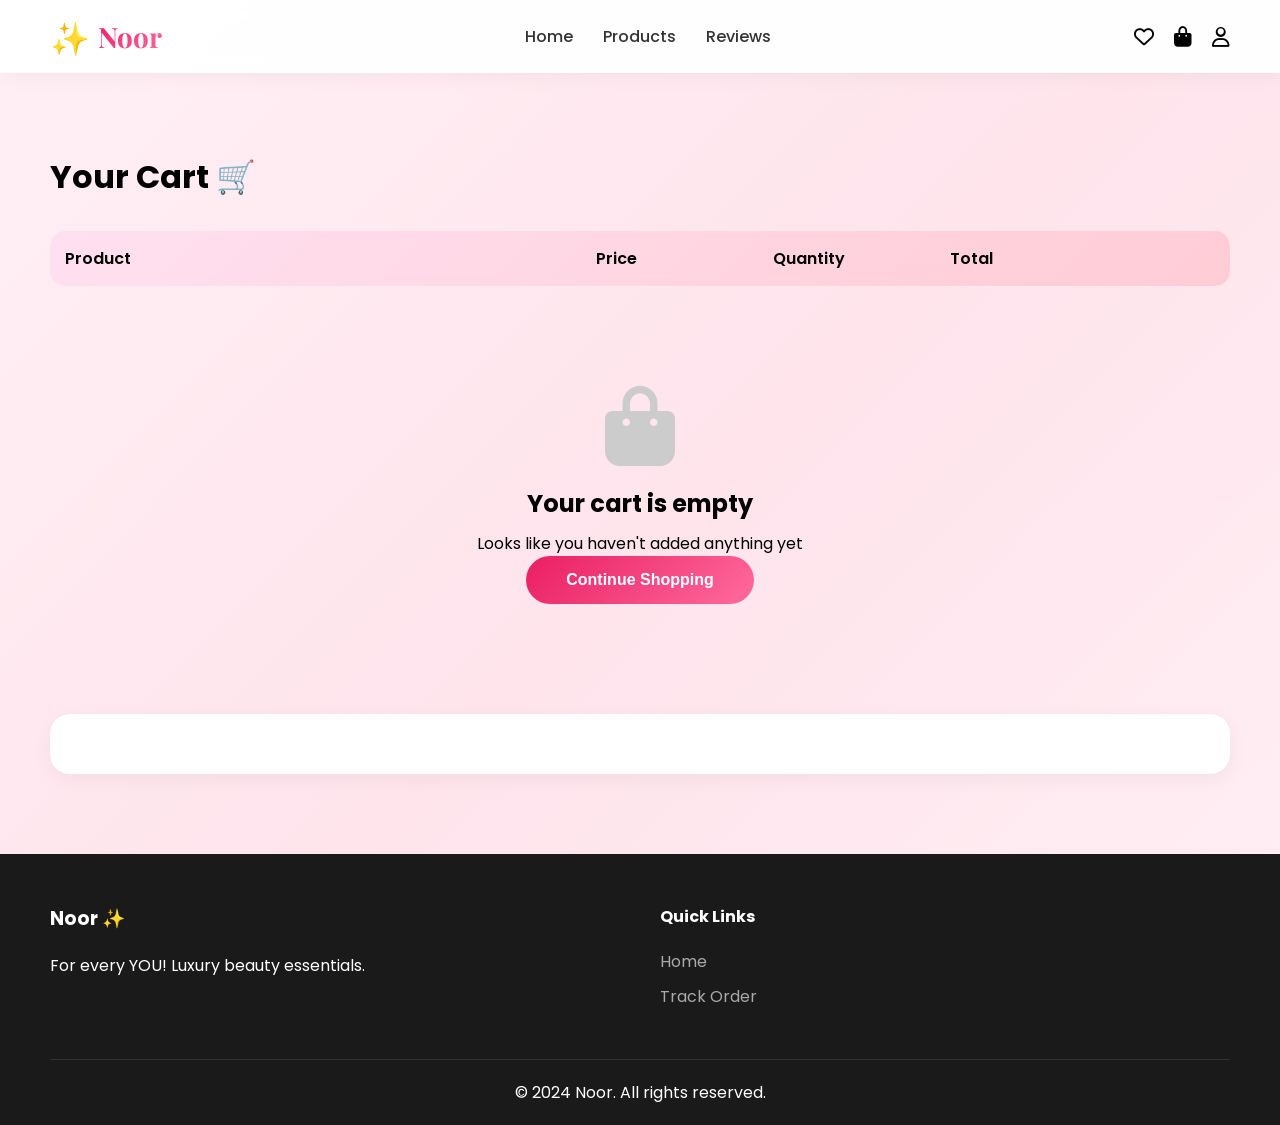
<file: cart.html>
<!DOCTYPE html>
<html lang="en">
<head>
<meta charset="UTF-8">
<meta name="viewport" content="width=device-width, initial-scale=1.0">
<title>Your Cart - Noor</title>
<link href="https://fonts.googleapis.com/css2?family=Playfair+Display:wght@400;500;600;700&family=Poppins:wght@300;400;500;600&display=swap" rel="stylesheet">
<link rel="stylesheet" href="https://cdnjs.cloudflare.com/ajax/libs/font-awesome/6.4.0/css/all.min.css">
<link rel="stylesheet" href="style.css">
<style>
.cart-page {
    padding: 80px 50px;
    min-height: 70vh;
}
.cart-container {
    max-width: 1200px;
    margin: 0 auto;
}
.cart-header {
    display: grid;
    grid-template-columns: 3fr 1fr 1fr 1fr 0.5fr;
    background: linear-gradient(135deg, #ffe0f0, #ffccd5);
    padding: 15px;
    border-radius: 15px;
    font-weight: 600;
    margin-bottom: 20px;
}
.cart-item {
    display: grid;
    grid-template-columns: 3fr 1fr 1fr 1fr 0.5fr;
    align-items: center;
    background: white;
    padding: 20px;
    border-radius: 15px;
    margin-bottom: 15px;
    box-shadow: 0 2px 10px rgba(0,0,0,0.05);
}
.cart-product {
    display: flex;
    gap: 20px;
    align-items: center;
}
.cart-product img {
    width: 80px;
    height: 80px;
    object-fit: cover;
    border-radius: 10px;
}
.cart-product-info h4 {
    margin-bottom: 5px;
}
.cart-product-info p {
    color: #666;
    font-size: 12px;
}
.quantity-control {
    display: flex;
    align-items: center;
    gap: 10px;
}
.quantity-control button {
    width: 30px;
    height: 30px;
    border-radius: 50%;
    border: 1px solid #e91e63;
    background: white;
    cursor: pointer;
}
.cart-summary {
    background: white;
    padding: 30px;
    border-radius: 20px;
    margin-top: 30px;
    box-shadow: 0 5px 20px rgba(0,0,0,0.05);
}
.summary-row {
    display: flex;
    justify-content: space-between;
    padding: 10px 0;
}
.summary-total {
    font-size: 24px;
    font-weight: 700;
    color: #e91e63;
    border-top: 2px solid #eee;
    padding-top: 15px;
    margin-top: 10px;
}
.checkout-btn {
    width: 100%;
    padding: 15px;
    background: linear-gradient(135deg, #e91e63, #ff6b9d);
    border: none;
    border-radius: 50px;
    color: white;
    font-size: 18px;
    font-weight: 600;
    cursor: pointer;
    margin-top: 20px;
    transition: transform 0.3s;
}
.checkout-btn:hover {
    transform: translateY(-2px);
}
.empty-cart {
    text-align: center;
    padding: 80px;
}
.empty-cart i {
    font-size: 80px;
    color: #ccc;
}
@media (max-width: 768px) {
    .cart-page { padding: 80px 20px; }
    .cart-header { display: none; }
    .cart-item { grid-template-columns: 1fr; gap: 15px; }
}
</style>
</head>
<body>


<nav class="navbar">
    <div class="logo">
        <span class="logo-icon">✨</span>
        <span class="logo-text">Noor</span>
    </div>
    <div class="nav-links" id="navLinks">
        <a href="index.html">Home</a>
        <a href="index.html#products">Products</a>
        <a href="index.html#reviews">Reviews</a>
    </div>
    <div class="nav-icons">
        <i class="far fa-heart" onclick="window.location.href='wishlist.html'"></i>
        <i class="fas fa-shopping-bag"></i>
        <i class="far fa-user" onclick="window.location.href='login.html'"></i>
    </div>
    <div class="hamburger" id="hamburger">☰</div>
</nav>


<div class="cart-page">
    <div class="cart-container">
        <h1 style="margin-bottom: 30px;">Your Cart 🛒</h1>
        <div class="cart-header">
            <div>Product</div>
            <div>Price</div>
            <div>Quantity</div>
            <div>Total</div>
            <div></div>
        </div>
        <div id="cartItemsContainer"></div>
        <div id="cartSummary" class="cart-summary"></div>
    </div>
</div>


<footer>
    <div class="footer-container">
        <div class="footer-section">
            <h3>Noor ✨</h3>
            <p>For every YOU! Luxury beauty essentials.</p>
        </div>
        <div class="footer-section">
            <h4>Quick Links</h4>
            <a href="index.html">Home</a>
            <a href="track-order.html">Track Order</a>
        </div>
    </div>
    <div class="footer-bottom">
        <p>© 2024 Noor. All rights reserved.</p>
    </div>
</footer>


<script src="script.js"></script>
<script>
function renderCartPage() {
    let cart = JSON.parse(localStorage.getItem('cart')) || [];
    const container = document.getElementById('cartItemsContainer');
    const summaryContainer = document.getElementById('cartSummary');
   
    if (cart.length === 0) {
        container.innerHTML = `<div class="empty-cart">
            <i class="fas fa-shopping-bag"></i>
            <h2>Your cart is empty</h2>
            <p>Looks like you haven't added anything yet</p>
            <button class="hero-btn" onclick="window.location.href='index.html'">Continue Shopping</button>
        </div>`;
        summaryContainer.innerHTML = '';
        updateCartCount();
        return;
    }
   
    let html = '';
    let subtotal = 0;
   
    cart.forEach((item, index) => {
        const total = item.price * item.quantity;
        subtotal += total;
        html += `
            <div class="cart-item">
                <div class="cart-product">
                    <img src="${item.image}" alt="${item.name}">
                    <div class="cart-product-info">
                        <h4>${item.name}</h4>
                        <p>${item.description || 'Premium quality product'}</p>
                    </div>
                </div>
                <div>₹${item.price}</div>
                <div class="quantity-control">
                    <button onclick="updateQuantity(${index}, -1)">-</button>
                    <span>${item.quantity}</span>
                    <button onclick="updateQuantity(${index}, 1)">+</button>
                </div>
                <div>₹${total}</div>
                <div><button class="remove-btn" onclick="removeCartItem(${index})"><i class="fas fa-trash"></i></button></div>
            </div>
        `;
    });
   
    const shipping = subtotal > 999 ? 0 : 50;
    const total = subtotal + shipping;
   
    container.innerHTML = html;
    summaryContainer.innerHTML = `
        <h3>Order Summary</h3>
        <div class="summary-row"><span>Subtotal</span><span>₹${subtotal}</span></div>
        <div class="summary-row"><span>Shipping</span><span>${shipping === 0 ? 'Free' : '₹' + shipping}</span></div>
        ${subtotal < 1000 ? '<div class="summary-row"><span style="color:#e91e63">Add ₹' + (1000 - subtotal) + ' more for free shipping</span><span></span></div>' : ''}
        <div class="summary-row summary-total"><span>Total</span><span>₹${total}</span></div>
        <button class="checkout-btn" onclick="proceedToCheckout()">Proceed to Checkout →</button>
    `;
    updateCartCount();
}


function updateQuantity(index, change) {
    let cart = JSON.parse(localStorage.getItem('cart')) || [];
    if (cart[index]) {
        cart[index].quantity = Math.max(1, (cart[index].quantity || 1) + change);
        localStorage.setItem('cart', JSON.stringify(cart));
        renderCartPage();
    }
}


function removeCartItem(index) {
    let cart = JSON.parse(localStorage.getItem('cart')) || [];
    cart.splice(index, 1);
    localStorage.setItem('cart', JSON.stringify(cart));
    renderCartPage();
}


function proceedToCheckout() {
    let cart = JSON.parse(localStorage.getItem('cart')) || [];
    if (cart.length > 0) {
        window.location.href = 'checkout.html';
    }
}


renderCartPage();
</script>
</body>
</html>
</file>
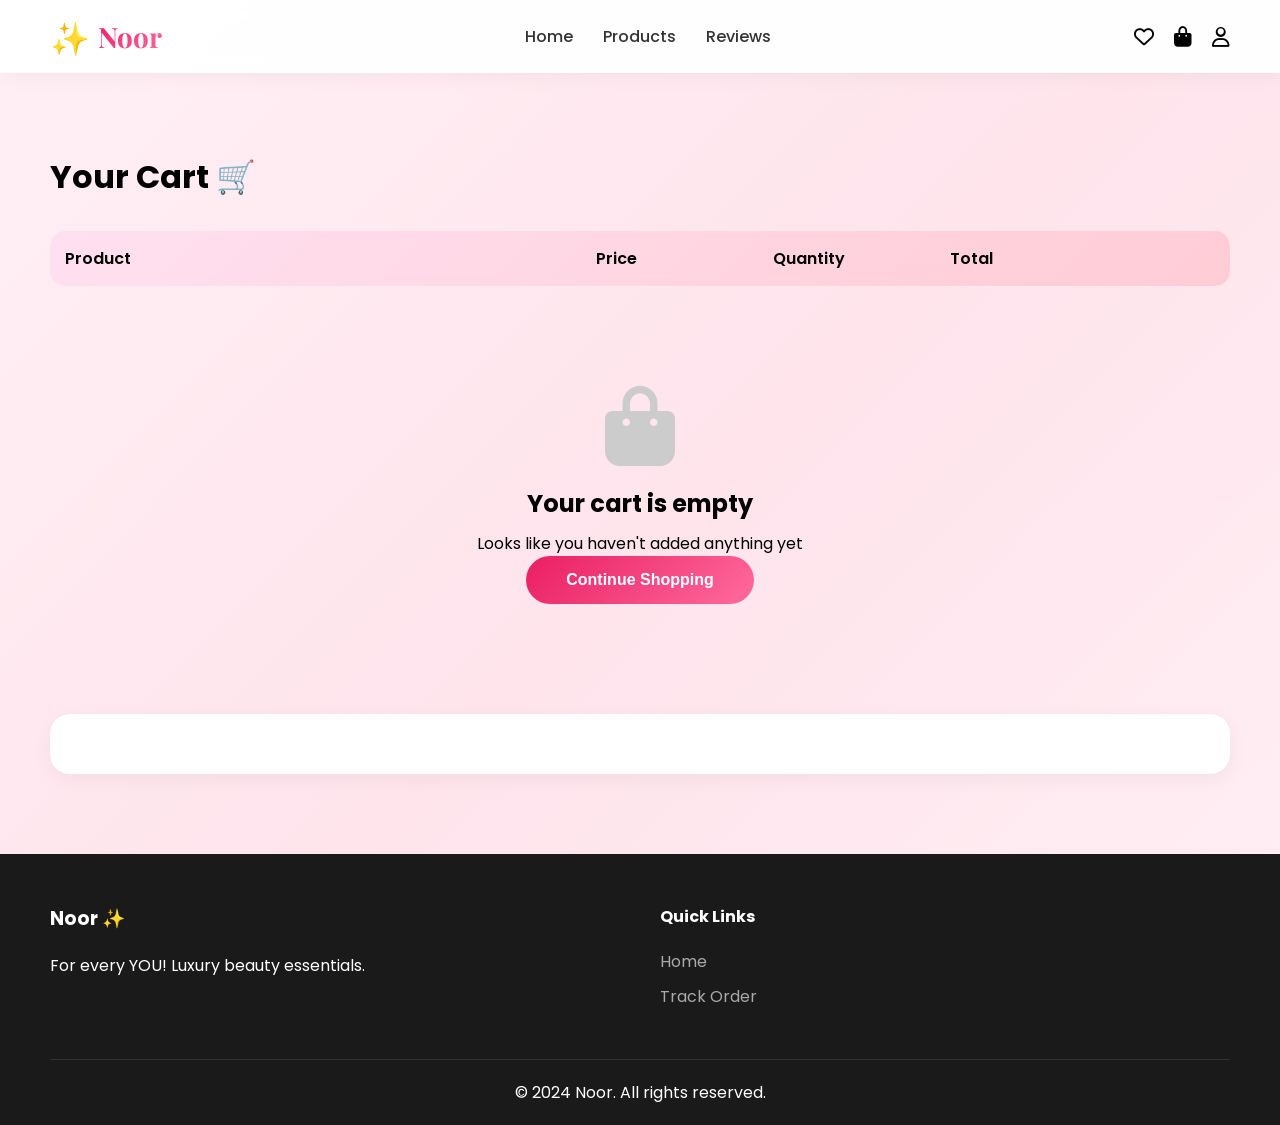
<file: checkout.html>
<!DOCTYPE html>
<html lang="en">
<head>
<meta charset="UTF-8">
<meta name="viewport" content="width=device-width, initial-scale=1.0">
<title>Checkout - Noor</title>
<link href="https://fonts.googleapis.com/css2?family=Playfair+Display:wght@400;500;600;700&family=Poppins:wght@300;400;500;600&display=swap" rel="stylesheet">
<link rel="stylesheet" href="https://cdnjs.cloudflare.com/ajax/libs/font-awesome/6.4.0/css/all.min.css">
<link rel="stylesheet" href="style.css">
<style>
.checkout-page {
    padding: 80px 50px;
    min-height: 70vh;
    background: linear-gradient(135deg, #fff0f5, #ffe4ec);
}
.checkout-container {
    max-width: 1200px;
    margin: 0 auto;
    display: grid;
    grid-template-columns: 1fr 0.8fr;
    gap: 40px;
}
.checkout-form {
    background: white;
    padding: 30px;
    border-radius: 20px;
    box-shadow: 0 5px 20px rgba(0,0,0,0.05);
}
.form-section {
    margin-bottom: 30px;
    padding-bottom: 20px;
    border-bottom: 1px solid #eee;
}
.form-section h3 {
    margin-bottom: 20px;
    color: #333;
}
.form-row {
    display: grid;
    grid-template-columns: 1fr 1fr;
    gap: 15px;
    margin-bottom: 15px;
}
.form-group {
    margin-bottom: 15px;
}
.form-group label {
    display: block;
    margin-bottom: 5px;
    font-weight: 500;
    color: #555;
}
.form-group input, .form-group select, .form-group textarea {
    width: 100%;
    padding: 12px;
    border: 1px solid #ddd;
    border-radius: 10px;
    font-family: 'Poppins', sans-serif;
    transition: border-color 0.3s;
}
.form-group input:focus, .form-group select:focus, .form-group textarea:focus {
    outline: none;
    border-color: #e91e63;
}
.form-group input.error, .form-group select.error {
    border-color: #ff4444;
}
.error-message {
    color: #ff4444;
    font-size: 12px;
    margin-top: 5px;
    display: none;
}
.payment-methods {
    display: flex;
    gap: 20px;
    flex-wrap: wrap;
}
.payment-method {
    display: flex;
    align-items: center;
    gap: 10px;
    cursor: pointer;
    padding: 10px 15px;
    border: 1px solid #ddd;
    border-radius: 10px;
    transition: all 0.3s;
}
.payment-method:hover {
    border-color: #e91e63;
}
.payment-method input {
    width: auto;
}
.order-summary {
    background: white;
    padding: 30px;
    border-radius: 20px;
    height: fit-content;
    position: sticky;
    top: 100px;
    box-shadow: 0 5px 20px rgba(0,0,0,0.05);
}
.order-summary h3 {
    margin-bottom: 20px;
    padding-bottom: 10px;
    border-bottom: 2px solid #eee;
}
.order-item-checkout {
    display: flex;
    gap: 15px;
    padding: 15px 0;
    border-bottom: 1px solid #eee;
}
.order-item-checkout img {
    width: 60px;
    height: 60px;
    object-fit: cover;
    border-radius: 10px;
}
.order-item-details {
    flex: 1;
}
.order-item-details h4 {
    font-size: 14px;
    margin-bottom: 5px;
}
.order-item-details p {
    color: #666;
    font-size: 12px;
}
.coupon-section {
    margin: 20px 0;
    display: flex;
    gap: 10px;
}
.coupon-section input {
    flex: 1;
    padding: 12px 15px;
    border: 2px solid #eee;
    border-radius: 12px;
    font-family: 'Poppins', sans-serif;
    transition: all 0.3s;
}
.coupon-section input:focus {
    outline: none;
    border-color: #e91e63;
}
.coupon-section button {
    padding: 12px 25px;
    background: linear-gradient(135deg, #e91e63, #ff6b9d);
    border: none;
    border-radius: 12px;
    color: white;
    font-weight: 600;
    cursor: pointer;
    transition: all 0.3s;
}
.coupon-section button:hover {
    transform: translateY(-2px);
    box-shadow: 0 5px 15px rgba(233,30,99,0.3);
}
.available-coupons {
    margin-top: 20px;
    padding-top: 15px;
    border-top: 1px dashed #eee;
}
.available-coupons h4 {
    font-size: 14px;
    color: #666;
    margin-bottom: 12px;
    display: flex;
    align-items: center;
    gap: 8px;
}
.coupon-list {
    display: flex;
    flex-wrap: wrap;
    gap: 10px;
    max-height: 200px;
    overflow-y: auto;
}
.coupon-card {
    background: linear-gradient(135deg, #fff0f5, #ffe4ec);
    border-radius: 12px;
    padding: 10px 15px;
    display: flex;
    align-items: center;
    gap: 12px;
    cursor: pointer;
    transition: all 0.3s;
    border: 1px solid rgba(233,30,99,0.2);
}
.coupon-card:hover {
    transform: translateY(-2px);
    box-shadow: 0 5px 15px rgba(233,30,99,0.15);
}
.coupon-code {
    font-family: monospace;
    font-weight: 700;
    font-size: 14px;
    color: #e91e63;
    background: white;
    padding: 4px 10px;
    border-radius: 8px;
    letter-spacing: 1px;
}
.coupon-desc {
    font-size: 11px;
    color: #666;
}
.coupon-desc strong {
    color: #e91e63;
}
.copy-coupon {
    background: none;
    border: none;
    color: #999;
    cursor: pointer;
    font-size: 14px;
    transition: color 0.3s;
}
.copy-coupon:hover {
    color: #e91e63;
}
.applied-coupon {
    background: #e8f5e9;
    border-radius: 10px;
    padding: 12px;
    margin-top: 15px;
    display: flex;
    justify-content: space-between;
    align-items: center;
}
.applied-coupon span {
    font-size: 13px;
}
.applied-coupon strong {
    color: #4caf50;
}
.remove-coupon {
    background: none;
    border: none;
    color: #ff4444;
    cursor: pointer;
    font-size: 14px;
}
.summary-row {
    display: flex;
    justify-content: space-between;
    padding: 10px 0;
}
.summary-total {
    font-size: 20px;
    font-weight: 700;
    color: #e91e63;
    border-top: 2px solid #eee;
    padding-top: 15px;
    margin-top: 10px;
}
.place-order-btn {
    width: 100%;
    padding: 15px;
    background: linear-gradient(135deg, #e91e63, #ff6b9d);
    border: none;
    border-radius: 15px;
    color: white;
    font-weight: 600;
    font-size: 18px;
    cursor: pointer;
    margin-top: 20px;
    transition: transform 0.3s;
}
.place-order-btn:hover {
    transform: translateY(-2px);
}
.back-home-container {
    text-align: center;
    margin: 30px 0;
}
.back-home-btn {
    padding: 12px 30px;
    background: linear-gradient(90deg, #ff69b4, #ff1493);
    color: white;
    font-weight: 600;
    border: none;
    border-radius: 50px;
    cursor: pointer;
    transition: 0.3s;
}
.back-home-btn:hover {
    transform: scale(1.05);
}
.notification {
    position: fixed;
    top: 100px;
    right: 20px;
    background: white;
    padding: 15px 25px;
    border-radius: 12px;
    box-shadow: 0 10px 30px rgba(0,0,0,0.2);
    z-index: 10000;
    animation: slideInRight 0.3s ease;
    border-left: 4px solid;
}
.notification-success { border-left-color: #4caf50; }
.notification-error { border-left-color: #ff4444; }
.notification-info { border-left-color: #2196f3; }
@keyframes slideInRight {
    from { opacity: 0; transform: translateX(100px); }
    to { opacity: 1; transform: translateX(0); }
}
@media (max-width: 768px) {
    .checkout-container { grid-template-columns: 1fr; }
    .checkout-page { padding: 80px 20px; }
    .form-row { grid-template-columns: 1fr; }
}
</style>
</head>
<body>


<nav class="navbar">
    <div class="logo">
        <span class="logo-icon">✨</span>
        <span class="logo-text">Noor</span>
    </div>
    <div class="nav-links" id="navLinks">
        <a href="index.html">Home</a>
        <a href="index.html#products">Products</a>
        <a href="index.html#reviews">Reviews</a>
    </div>
    <div class="nav-icons">
        <i class="far fa-heart" onclick="window.location.href='wishlist.html'"></i>
        <i class="fas fa-shopping-bag" onclick="window.location.href='cart.html'"></i>
        <i class="far fa-user" onclick="window.location.href='login.html'"></i>
        <i class="fas fa-venus-mars gender-toggle" onclick="toggleGenderModal()" title="Change Mode"></i>
        <span id="cart-count-nav" class="cart-badge">0</span>
    </div>
    <div class="hamburger" id="hamburger">☰</div>
</nav>


<div class="checkout-page">
    <div class="checkout-container">
        <div class="checkout-form">
            <form id="checkoutForm" onsubmit="return false;">
                <div class="form-section">
                    <h3>Contact Information</h3>
                    <div class="form-row">
                        <div class="form-group">
                            <label>Full Name *</label>
                            <input type="text" id="fullName" required>
                            <div class="error-message" id="fullNameError"></div>
                        </div>
                        <div class="form-group">
                            <label>Email *</label>
                            <input type="email" id="email" required>
                            <div class="error-message" id="emailError"></div>
                        </div>
                    </div>
                    <div class="form-group">
                        <label>Phone Number *</label>
                        <input type="tel" id="phone" placeholder="10-digit mobile number" maxlength="10" required>
                        <div class="error-message" id="phoneError"></div>
                    </div>
                </div>
               
                <div class="form-section">
                    <h3>Shipping Address</h3>
                    <div class="form-group">
                        <label>Street Address *</label>
                        <input type="text" id="address" required>
                        <div class="error-message" id="addressError"></div>
                    </div>
                    <div class="form-row">
                        <div class="form-group">
                            <label>Country *</label>
                            <select id="country" required>
                                <option value="">Select Country</option>
                                <option value="India">India</option>
                                <option value="USA">United States</option>
                                <option value="UK">United Kingdom</option>
                                <option value="Canada">Canada</option>
                                <option value="Australia">Australia</option>
                                <option value="UAE">UAE</option>
                            </select>
                            <div class="error-message" id="countryError"></div>
                        </div>
                        <div class="form-group">
                            <label>State *</label>
                            <select id="state" required disabled>
                                <option value="">Select Country First</option>
                            </select>
                            <div class="error-message" id="stateError"></div>
                        </div>
                    </div>
                    <div class="form-row">
                        <div class="form-group">
                            <label>City *</label>
                            <select id="city" required disabled>
                                <option value="">Select State First</option>
                            </select>
                            <div class="error-message" id="cityError"></div>
                        </div>
                        <div class="form-group">
                            <label>PIN Code *</label>
                            <input type="text" id="pincode" pattern="[0-9]{6}" maxlength="6" required>
                            <div class="error-message" id="pincodeError"></div>
                        </div>
                    </div>
                </div>
               
                <div class="form-section">
                    <h3>Payment Method</h3>
                    <div class="payment-methods">
                        <label class="payment-method">
                            <input type="radio" name="payment" value="card" checked> 💳 Credit/Debit Card
                        </label>
                        <label class="payment-method">
                            <input type="radio" name="payment" value="upi"> 📱 UPI
                        </label>
                        <label class="payment-method">
                            <input type="radio" name="payment" value="cod"> 💵 Cash on Delivery
                        </label>
                    </div>
                </div>
            </form>
        </div>
       
        <div class="order-summary">
            <h3>Order Summary</h3>
            <div id="checkoutItems"></div>
           
            <div class="coupon-section">
                <input type="text" id="couponCode" placeholder="Enter coupon code (e.g., NOOR10)">
                <button onclick="applyCoupon()">Apply</button>
            </div>
           
            <div class="available-coupons">
                <h4><i class="fas fa-tags"></i> Available Coupons (Click to apply)</h4>
                <div class="coupon-list" id="couponList"></div>
            </div>
           
            <div id="appliedCouponDisplay"></div>
            <div id="checkoutTotals"></div>
            <button class="place-order-btn" onclick="placeOrder()">Place Order →</button>
        </div>
    </div>
   
    <div class="back-home-container">
        <a href="index.html">
            <button class="back-home-btn">← Back to Home</button>
        </a>
    </div>
</div>


<script>
// ==================== LOCATION DATA ====================
const locationData = {
    India: {
        states: {
            "Maharashtra": ["Mumbai", "Pune", "Nagpur", "Nashik", "Thane"],
            "Delhi": ["New Delhi", "South Delhi", "North Delhi", "East Delhi", "West Delhi"],
            "Karnataka": ["Bangalore", "Mysore", "Mangalore", "Hubli", "Belgaum"],
            "Tamil Nadu": ["Chennai", "Coimbatore", "Madurai", "Tiruchirappalli", "Salem"],
            "Uttar Pradesh": ["Lucknow", "Kanpur", "Agra", "Varanasi", "Allahabad"],
            "West Bengal": ["Kolkata", "Howrah", "Durgapur", "Siliguri", "Asansol"],
            "Gujarat": ["Ahmedabad", "Surat", "Vadodara", "Rajkot", "Bhavnagar"],
            "Rajasthan": ["Jaipur", "Jodhpur", "Udaipur", "Kota", "Ajmer"],
            "Punjab": ["Chandigarh", "Ludhiana", "Amritsar", "Jalandhar", "Patiala"],
            "Telangana": ["Hyderabad", "Warangal", "Nizamabad", "Karimnagar", "Khammam"]
        }
    },
    USA: {
        states: {
            "California": ["Los Angeles", "San Francisco", "San Diego", "Sacramento", "San Jose"],
            "New York": ["New York City", "Buffalo", "Rochester", "Syracuse", "Albany"],
            "Texas": ["Houston", "Dallas", "Austin", "San Antonio", "Fort Worth"],
            "Florida": ["Miami", "Orlando", "Tampa", "Jacksonville", "Fort Lauderdale"],
            "Illinois": ["Chicago", "Aurora", "Naperville", "Rockford", "Springfield"]
        }
    },
    UK: {
        states: {
            "England": ["London", "Manchester", "Birmingham", "Liverpool", "Bristol"],
            "Scotland": ["Edinburgh", "Glasgow", "Aberdeen", "Dundee", "Inverness"],
            "Wales": ["Cardiff", "Swansea", "Newport", "Bangor", "St Davids"],
            "Northern Ireland": ["Belfast", "Derry", "Lisburn", "Newry", "Armagh"]
        }
    },
    Canada: {
        states: {
            "Ontario": ["Toronto", "Ottawa", "Mississauga", "Hamilton", "London"],
            "British Columbia": ["Vancouver", "Victoria", "Surrey", "Burnaby", "Richmond"],
            "Quebec": ["Montreal", "Quebec City", "Laval", "Gatineau", "Longueuil"],
            "Alberta": ["Calgary", "Edmonton", "Red Deer", "Lethbridge", "Medicine Hat"]
        }
    },
    Australia: {
        states: {
            "New South Wales": ["Sydney", "Newcastle", "Wollongong", "Central Coast", "Parramatta"],
            "Victoria": ["Melbourne", "Geelong", "Ballarat", "Bendigo", "Melton"],
            "Queensland": ["Brisbane", "Gold Coast", "Cairns", "Townsville", "Sunshine Coast"],
            "Western Australia": ["Perth", "Mandurah", "Bunbury", "Albany", "Geraldton"]
        }
    },
    UAE: {
        states: {
            "Dubai": ["Dubai City", "Jumeirah", "Deira", "Bur Dubai", "Al Nahda"],
            "Abu Dhabi": ["Abu Dhabi City", "Al Ain", "Khalifa City", "Yas Island", "Saadiyat Island"],
            "Sharjah": ["Sharjah City", "Al Khan", "Al Nahda", "Al Qasimia", "Al Majaz"],
            "Ajman": ["Ajman City", "Al Jurf", "Al Rawda", "Al Zahra", "Emirates City"]
        }
    }
};


// Cart data
let cart = JSON.parse(localStorage.getItem('cart')) || [];


// ==================== COUPON DATABASE ====================
const couponsDatabase = {
    'NOOR10': { discount: 10, type: 'percentage', desc: '10% OFF on entire order', minOrder: 499 },
    'NOOR50': { discount: 50, type: 'fixed', desc: '₹50 OFF on orders above ₹999', minOrder: 999 },
    'WELCOME20': { discount: 20, type: 'percentage', desc: '20% OFF for new customers', minOrder: 299 },
    'FREESHIP': { discount: 0, type: 'freeship', desc: 'Free Shipping on any order', minOrder: 0 },
    'BEAUTY15': { discount: 15, type: 'percentage', desc: '15% OFF on makeup products', minOrder: 599 },
    'GLOW20': { discount: 20, type: 'percentage', desc: '20% OFF on skincare', minOrder: 799 },
    'FIRSTORDER': { discount: 100, type: 'fixed', desc: '₹100 OFF on first order', minOrder: 499 },
    'FLAT75': { discount: 75, type: 'fixed', desc: '₹75 OFF on orders above ₹1499', minOrder: 1499 },
    'SUMMER25': { discount: 25, type: 'percentage', desc: '25% OFF Summer Sale', minOrder: 999 }
};


let discount = 0;
let couponApplied = '';


// ==================== LOCATION FUNCTIONS ====================
// Populate states based on country selection
document.getElementById('country').addEventListener('change', function() {
    const country = this.value;
    const stateSelect = document.getElementById('state');
    const citySelect = document.getElementById('city');
   
    if (country && locationData[country]) {
        const states = Object.keys(locationData[country].states);
        stateSelect.innerHTML = '<option value="">Select State</option>' +
            states.map(state => `<option value="${state}">${state}</option>`).join('');
        stateSelect.disabled = false;
        citySelect.innerHTML = '<option value="">Select State First</option>';
        citySelect.disabled = true;
    } else {
        stateSelect.innerHTML = '<option value="">Select Country First</option>';
        stateSelect.disabled = true;
        citySelect.innerHTML = '<option value="">Select State First</option>';
        citySelect.disabled = true;
    }
});


// Populate cities based on state selection
document.getElementById('state').addEventListener('change', function() {
    const country = document.getElementById('country').value;
    const state = this.value;
    const citySelect = document.getElementById('city');
   
    if (country && state && locationData[country] && locationData[country].states[state]) {
        const cities = locationData[country].states[state];
        citySelect.innerHTML = '<option value="">Select City</option>' +
            cities.map(city => `<option value="${city}">${city}</option>`).join('');
        citySelect.disabled = false;
    } else {
        citySelect.innerHTML = '<option value="">Select State First</option>';
        citySelect.disabled = true;
    }
});


// ==================== HELPER FUNCTIONS ====================
function showNotification(message, type) {
    const notification = document.createElement('div');
    notification.className = `notification notification-${type}`;
    notification.innerHTML = `<div class="notification-content"><i class="fas ${type === 'success' ? 'fa-check-circle' : 'fa-exclamation-circle'}"></i><span>${message}</span></div>`;
    document.body.appendChild(notification);
    setTimeout(() => notification.remove(), 3000);
}


function updateCartCount() {
    const cart = JSON.parse(localStorage.getItem('cart')) || [];
    const cartCountElements = document.querySelectorAll('#cart-count, #cart-count-nav');
    cartCountElements.forEach(el => {
        if (el) el.innerText = cart.length;
    });
}


function showError(fieldId, message) {
    const errorDiv = document.getElementById(fieldId + 'Error');
    const input = document.getElementById(fieldId);
    if (errorDiv) {
        errorDiv.innerText = message;
        errorDiv.style.display = 'block';
    }
    if (input) input.classList.add('error');
}


function hideError(fieldId) {
    const errorDiv = document.getElementById(fieldId + 'Error');
    const input = document.getElementById(fieldId);
    if (errorDiv) errorDiv.style.display = 'none';
    if (input) input.classList.remove('error');
}


function validateEmail(email) {
    const re = /^[^\s@]+@([^\s@.,]+\.)+[^\s@.,]{2,}$/;
    return re.test(email);
}


function validatePhone(phone) {
    const re = /^[0-9]{10}$/;
    return re.test(phone);
}


// ==================== COUPON FUNCTIONS ====================
function displayAvailableCoupons() {
    const container = document.getElementById('couponList');
    if (!container) return;
   
    container.innerHTML = Object.entries(couponsDatabase).map(([code, data]) => `
        <div class="coupon-card" onclick="applyCouponCode('${code}')">
            <div class="coupon-code">${code}</div>
            <div class="coupon-desc">
                ${data.desc}<br>
                <strong>Save ${data.type === 'percentage' ? data.discount + '%' : '₹' + data.discount}</strong>
                ${data.minOrder > 0 ? ` | Min ₹${data.minOrder}` : ''}
            </div>
            <button class="copy-coupon" onclick="event.stopPropagation(); copyCouponCode('${code}')">
                <i class="fas fa-copy"></i>
            </button>
        </div>
    `).join('');
}


function copyCouponCode(code) {
    navigator.clipboard.writeText(code);
    showNotification(`Coupon ${code} copied! Apply it at checkout.`, 'success');
}


function applyCouponCode(code) {
    document.getElementById('couponCode').value = code;
    applyCoupon();
}


function applyCoupon() {
    const code = document.getElementById('couponCode').value.trim().toUpperCase();
    const coupon = couponsDatabase[code];
   
    const subtotal = cart.reduce((sum, item) => sum + (item.price * (item.quantity || 1)), 0);
   
    if (!coupon) {
        showNotification('Invalid coupon code!', 'error');
        return;
    }
   
    if (coupon.minOrder && subtotal < coupon.minOrder) {
        showNotification(`Minimum order of ₹${coupon.minOrder} required for ${code}`, 'error');
        return;
    }
   
    let discountAmount = 0;
    if (coupon.type === 'percentage') {
        discountAmount = (subtotal * coupon.discount) / 100;
    } else if (coupon.type === 'fixed') {
        discountAmount = coupon.discount;
    } else if (coupon.type === 'freeship') {
        discountAmount = 0;
        showNotification('Free shipping applied!', 'success');
    }
   
    discountAmount = Math.min(discountAmount, subtotal);
    discount = discountAmount;
    couponApplied = code;
   
    showNotification(`Coupon ${code} applied! You saved ₹${discountAmount}`, 'success');
    displayAppliedCoupon();
    renderCheckoutSummary();
}


function displayAppliedCoupon() {
    const container = document.getElementById('appliedCouponDisplay');
    if (!container) return;
   
    if (couponApplied && discount > 0) {
        container.innerHTML = `
            <div class="applied-coupon">
                <div>
                    <i class="fas fa-check-circle" style="color: #4caf50;"></i>
                    <span>Coupon <strong>${couponApplied}</strong> applied!</span>
                    <span style="margin-left: 10px; color: #e91e63;">Saved ₹${discount}</span>
                </div>
                <button class="remove-coupon" onclick="removeCoupon()">
                    <i class="fas fa-times"></i> Remove
                </button>
            </div>
        `;
    } else {
        container.innerHTML = '';
    }
}


function removeCoupon() {
    discount = 0;
    couponApplied = '';
    document.getElementById('couponCode').value = '';
    displayAppliedCoupon();
    renderCheckoutSummary();
    showNotification('Coupon removed', 'info');
}


// ==================== RENDER CHECKOUT SUMMARY ====================
function renderCheckoutSummary() {
    const container = document.getElementById('checkoutItems');
    const totalsContainer = document.getElementById('checkoutTotals');
   
    if (cart.length === 0) {
        window.location.href = 'cart.html';
        return;
    }
   
    let itemsHtml = '';
    let subtotal = 0;
   
    cart.forEach(item => {
        const quantity = item.quantity || 1;
        const total = item.price * quantity;
        subtotal += total;
        itemsHtml += `
            <div class="order-item-checkout">
                <img src="${item.image}" alt="${item.name}">
                <div class="order-item-details">
                    <h4>${item.name}</h4>
                    <p>Qty: ${quantity}</p>
                    <p>₹${total}</p>
                </div>
            </div>
        `;
    });
   
    let shipping = 50;
    if (subtotal > 999 || couponApplied === 'FREESHIP') {
        shipping = 0;
    }
   
    const total = subtotal + shipping - discount;
   
    container.innerHTML = itemsHtml;
    totalsContainer.innerHTML = `
        <div class="summary-row"><span>Subtotal</span><span>₹${subtotal}</span></div>
        <div class="summary-row"><span>Shipping</span><span>${shipping === 0 ? 'Free' : '₹' + shipping}</span></div>
        ${discount > 0 ? `<div class="summary-row" style="color: #4caf50;"><span>Discount (${couponApplied})</span><span>-₹${discount}</span></div>` : ''}
        <div class="summary-row summary-total"><span>Total</span><span>₹${total}</span></div>
        ${subtotal < 1000 && couponApplied !== 'FREESHIP' ? '<div class="summary-row"><span style="color:#e91e63">Add ₹' + (1000 - subtotal) + ' more for free shipping</span><span></span></div>' : ''}
    `;
}


// ==================== PLACE ORDER ====================
function placeOrder() {
    const fullName = document.getElementById('fullName').value.trim();
    const email = document.getElementById('email').value.trim();
    const phone = document.getElementById('phone').value.trim();
    const address = document.getElementById('address').value.trim();
    const country = document.getElementById('country').value;
    const state = document.getElementById('state').value;
    const city = document.getElementById('city').value;
    const pincode = document.getElementById('pincode').value.trim();
    const paymentMethod = document.querySelector('input[name="payment"]:checked').value;
   
    let isValid = true;
   
    if (!fullName) { showError('fullName', 'Full name is required'); isValid = false; }
    else hideError('fullName');
   
    if (!email) { showError('email', 'Email is required'); isValid = false; }
    else if (!validateEmail(email)) { showError('email', 'Valid email required'); isValid = false; }
    else hideError('email');
   
    if (!phone) { showError('phone', 'Phone number required'); isValid = false; }
    else if (!validatePhone(phone)) { showError('phone', '10-digit number required'); isValid = false; }
    else hideError('phone');
   
    if (!address) { showError('address', 'Address required'); isValid = false; }
    else hideError('address');
   
    if (!country) { showError('country', 'Select country'); isValid = false; }
    else hideError('country');
   
    if (!state) { showError('state', 'Select state'); isValid = false; }
    else hideError('state');
   
    if (!city) { showError('city', 'Select city'); isValid = false; }
    else hideError('city');
   
    if (!pincode) { showError('pincode', 'PIN code required'); isValid = false; }
    else if (!/^\d{6}$/.test(pincode)) { showError('pincode', '6-digit PIN required'); isValid = false; }
    else hideError('pincode');
   
    if (!isValid) return;
   
    const subtotal = cart.reduce((sum, item) => sum + (item.price * (item.quantity || 1)), 0);
    const shipping = (subtotal > 999 || couponApplied === 'FREESHIP') ? 0 : 50;
    const total = subtotal + shipping - discount;
   
    const orderId = 'NOOR' + Date.now() + Math.floor(Math.random() * 1000);
   
    const order = {
        orderId: orderId,
        date: new Date().toISOString(),
        customer: { fullName, email, phone },
        shippingAddress: { address, city, state, country, pincode },
        items: cart.map(item => ({
            name: item.name,
            price: item.price,
            quantity: item.quantity || 1,
            image: item.image
        })),
        subtotal: subtotal,
        shipping: shipping,
        discount: discount,
        couponApplied: couponApplied,
        total: total,
        paymentMethod: paymentMethod,
        status: 'order_confirmed',
        estimatedDelivery: '3-5 business days'
    };
   
    let orders = JSON.parse(localStorage.getItem('orders')) || [];
    orders.push(order);
    localStorage.setItem('orders', JSON.stringify(orders));
    localStorage.setItem('cart', JSON.stringify([]));
    localStorage.setItem('currentOrder', JSON.stringify(order));
   
    updateCartCount();
    showNotification(`Order placed successfully! Order ID: ${orderId}`, 'success');
   
    setTimeout(() => {
        window.location.href = 'order-success.html';
    }, 1500);
}


function toggleGenderModal() {
    window.location.href = 'index.html';
}


// Initialize page
displayAvailableCoupons();
renderCheckoutSummary();
updateCartCount();


// Real-time validation
document.getElementById('email').addEventListener('blur', function() {
    const email = this.value.trim();
    if (email && !validateEmail(email)) showError('email', 'Valid email required');
    else hideError('email');
});


document.getElementById('phone').addEventListener('blur', function() {
    const phone = this.value.trim();
    if (phone && !validatePhone(phone)) showError('phone', '10-digit number required');
    else hideError('phone');
});
</script>
</body>
</html>
</file>
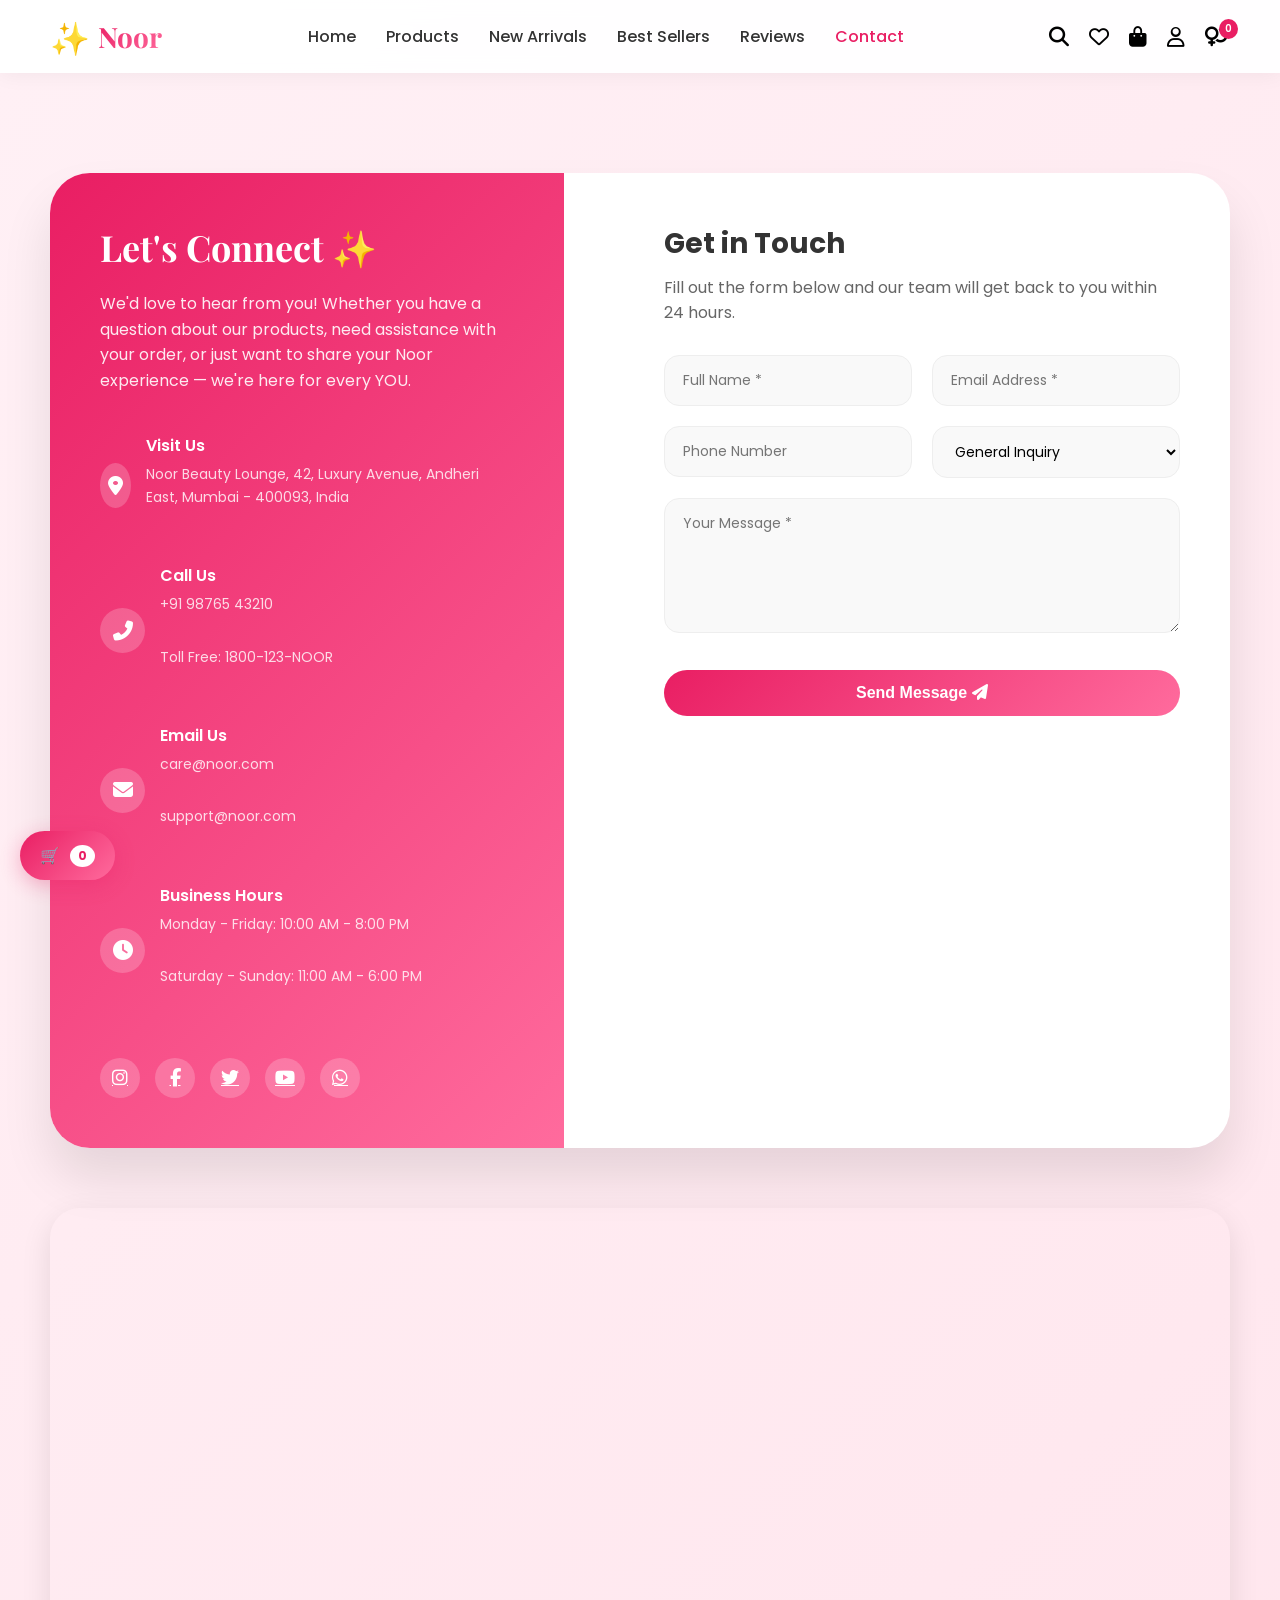
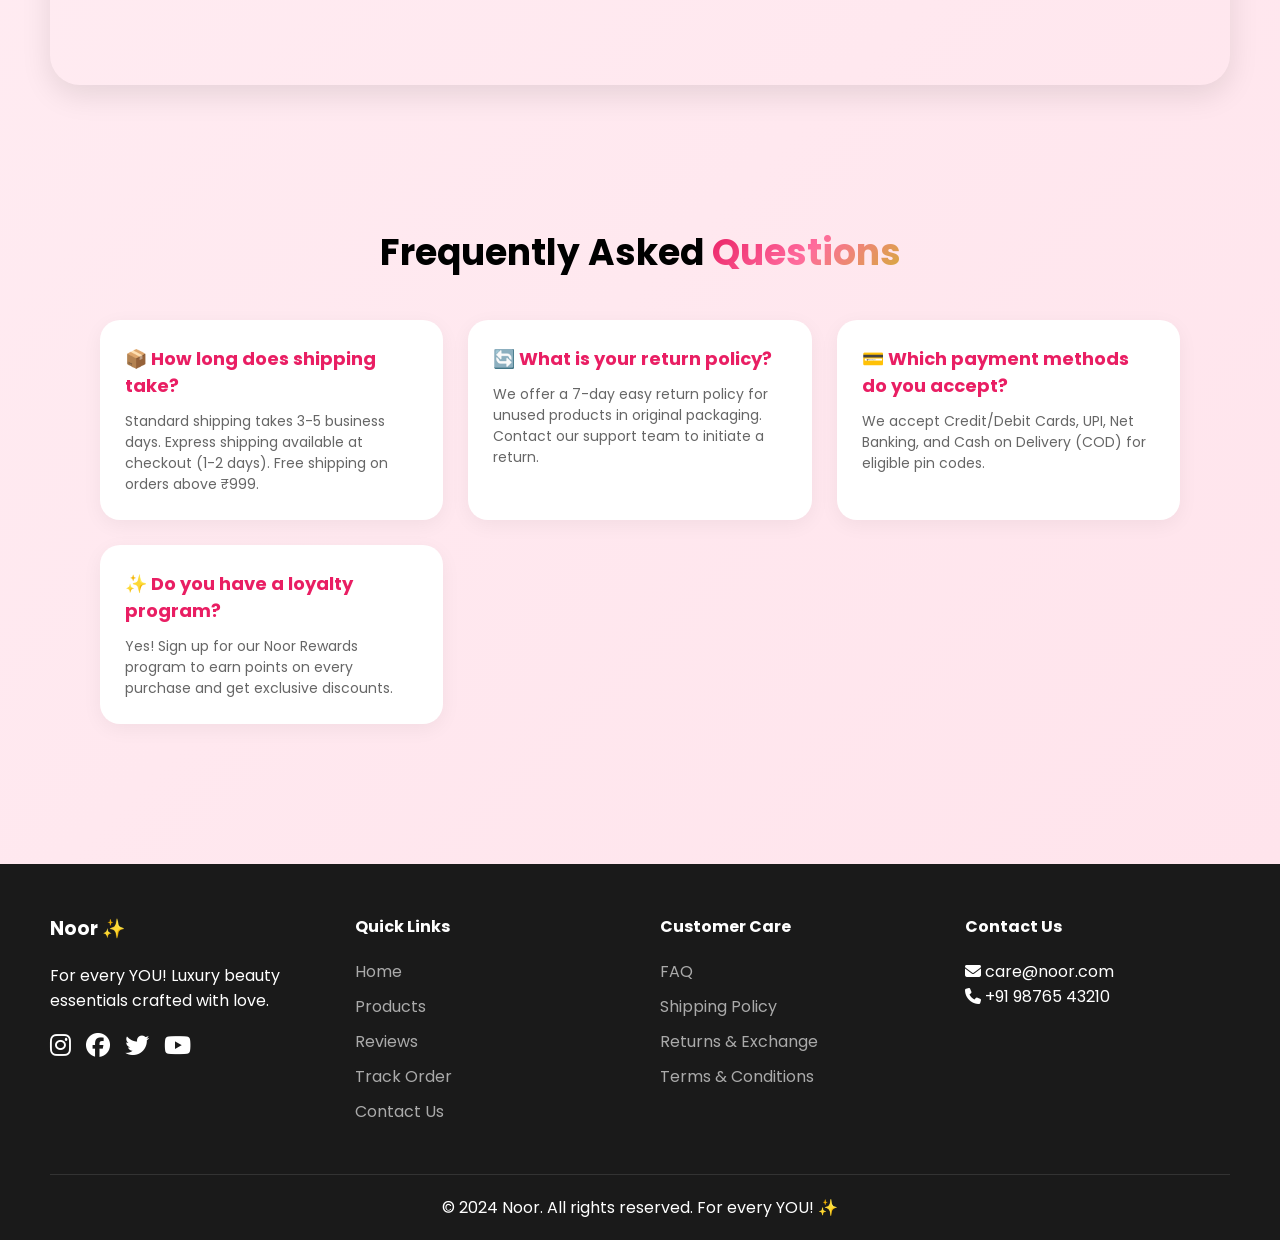
<file: contact.html>
<!DOCTYPE html>
<html lang="en">
<head>
<meta charset="UTF-8">
<meta name="viewport" content="width=device-width, initial-scale=1.0">
<title>Contact Noor - Luxury Beauty Destination</title>
<link href="https://fonts.googleapis.com/css2?family=Playfair+Display:wght@400;500;600;700;800&family=Poppins:wght@300;400;500;600;700&display=swap" rel="stylesheet">
<link rel="stylesheet" href="https://cdnjs.cloudflare.com/ajax/libs/font-awesome/6.4.0/css/all.min.css">
<link rel="stylesheet" href="style.css">
<style>
    /* Contact Page Specific Styles */
    .contact-page {
        padding: 100px 50px 80px;
        min-height: 70vh;
        background: linear-gradient(135deg, #fff0f5, #ffe4ec);
    }
    .contact-container {
        max-width: 1200px;
        margin: 0 auto;
        display: grid;
        grid-template-columns: 1fr 1.2fr;
        gap: 50px;
        background: white;
        border-radius: 40px;
        overflow: hidden;
        box-shadow: 0 30px 50px rgba(0,0,0,0.1);
        animation: fadeInUp 0.6s ease;
    }
    .contact-info {
        background: linear-gradient(135deg, #e91e63, #ff6b9d);
        padding: 50px;
        color: white;
    }
    .contact-info h2 {
        font-size: 36px;
        font-family: 'Playfair Display', serif;
        margin-bottom: 20px;
    }
    .contact-info p {
        margin-bottom: 30px;
        line-height: 1.6;
        opacity: 0.9;
    }
    .info-details {
        margin: 40px 0;
    }
    .info-item {
        display: flex;
        align-items: center;
        gap: 15px;
        margin-bottom: 25px;
    }
    .info-item i {
        width: 45px;
        height: 45px;
        background: rgba(255,255,255,0.2);
        border-radius: 50%;
        display: flex;
        align-items: center;
        justify-content: center;
        font-size: 20px;
    }
    .info-item div h4 {
        margin-bottom: 5px;
        font-weight: 600;
    }
    .info-item div p, .info-item div a {
        color: rgba(255,255,255,0.9);
        text-decoration: none;
        font-size: 14px;
    }
    .social-links-contact {
        display: flex;
        gap: 15px;
        margin-top: 30px;
    }
    .social-links-contact a {
        width: 40px;
        height: 40px;
        background: rgba(255,255,255,0.2);
        border-radius: 50%;
        display: flex;
        align-items: center;
        justify-content: center;
        color: white;
        font-size: 18px;
        transition: all 0.3s;
    }
    .social-links-contact a:hover {
        background: white;
        color: #e91e63;
        transform: translateY(-3px);
    }
    .contact-form {
        padding: 50px;
    }
    .contact-form h3 {
        font-size: 28px;
        margin-bottom: 10px;
        color: #333;
    }
    .contact-form > p {
        color: #666;
        margin-bottom: 30px;
    }
    .form-group {
        margin-bottom: 20px;
    }
    .form-group input, .form-group select, .form-group textarea {
        width: 100%;
        padding: 14px 18px;
        border: 1px solid #eee;
        border-radius: 15px;
        font-family: 'Poppins', sans-serif;
        font-size: 14px;
        transition: all 0.3s;
        background: #f9f9f9;
    }
    .form-group input:focus, .form-group select:focus, .form-group textarea:focus {
        outline: none;
        border-color: #e91e63;
        background: white;
        box-shadow: 0 0 0 3px rgba(233,30,99,0.1);
    }
    .form-row {
        display: grid;
        grid-template-columns: 1fr 1fr;
        gap: 20px;
    }
    .submit-contact {
        width: 100%;
        padding: 14px;
        background: linear-gradient(135deg, #e91e63, #ff6b9d);
        border: none;
        border-radius: 50px;
        color: white;
        font-weight: 600;
        font-size: 16px;
        cursor: pointer;
        transition: transform 0.3s, box-shadow 0.3s;
        margin-top: 10px;
    }
    .submit-contact:hover {
        transform: translateY(-2px);
        box-shadow: 0 10px 25px rgba(233,30,99,0.3);
    }
    .map-section {
        margin-top: 60px;
        border-radius: 30px;
        overflow: hidden;
        box-shadow: 0 10px 30px rgba(0,0,0,0.1);
    }
    .map-section iframe {
        width: 100%;
        height: 350px;
        border: 0;
    }
    .faq-section {
        margin-top: 80px;
        text-align: center;
    }
    .faq-section h2 {
        font-size: 36px;
        margin-bottom: 40px;
    }
    .faq-grid {
        display: grid;
        grid-template-columns: repeat(auto-fit, minmax(300px, 1fr));
        gap: 25px;
        margin-top: 30px;
    }
    .faq-card {
        background: white;
        padding: 25px;
        border-radius: 20px;
        text-align: left;
        box-shadow: 0 5px 20px rgba(0,0,0,0.05);
        transition: transform 0.3s;
    }
    .faq-card:hover {
        transform: translateY(-5px);
    }
    .faq-card h4 {
        color: #e91e63;
        margin-bottom: 12px;
        font-size: 18px;
    }
    .faq-card p {
        color: #666;
        line-height: 1.5;
        font-size: 14px;
    }
    @keyframes fadeInUp {
        from {
            opacity: 0;
            transform: translateY(30px);
        }
        to {
            opacity: 1;
            transform: translateY(0);
        }
    }
    @media (max-width: 900px) {
        .contact-container { grid-template-columns: 1fr; }
        .contact-page { padding: 80px 20px; }
        .contact-info, .contact-form { padding: 30px; }
        .form-row { grid-template-columns: 1fr; gap: 0; }
    }
    @media (max-width: 480px) {
        .faq-grid { grid-template-columns: 1fr; }
    }
    .success-message {
        background: #4caf50;
        color: white;
        padding: 12px;
        border-radius: 10px;
        text-align: center;
        margin-top: 15px;
        display: none;
    }
    .error-message-contact {
        color: #ff4444;
        font-size: 12px;
        margin-top: 5px;
        display: none;
    }
</style>
</head>
<body>




<!-- Navbar (consistent with existing design) -->
<nav class="navbar" id="navbar">
    <div class="logo">
        <span class="logo-icon">✨</span>
        <span class="logo-text">Noor</span>
    </div>
    <div class="nav-links" id="navLinks">
        <a href="index.html">Home</a>
        <a href="index.html#products">Products</a>
        <a href="index.html#new-arrivals">New Arrivals</a>
        <a href="index.html#best-sellers">Best Sellers</a>
        <a href="index.html#reviews">Reviews</a>
        <a href="contact.html" class="active-link">Contact</a>
    </div>
    <div class="nav-icons">
        <i class="fas fa-search" onclick="window.openSearch ? window.openSearch() : alert('🔍 Search feature available on homepage')"></i>
        <i class="far fa-heart" onclick="window.location.href='wishlist.html'"></i>
        <i class="fas fa-shopping-bag" onclick="window.location.href='cart.html'"></i>
        <i class="far fa-user" onclick="window.location.href='login.html'"></i>
        <i class="fas fa-venus-mars gender-toggle" onclick="if(window.toggleGenderModal) window.toggleGenderModal(); else alert('Change mode on homepage')" title="Change Mode"></i>
        <span id="cart-count-nav" class="cart-badge">0</span>
    </div>
    <div class="hamburger" id="hamburger">☰</div>
</nav>




<!-- Contact Page Content -->
<div class="contact-page">
    <div class="contact-container">
        <!-- Left Side: Contact Info -->
        <div class="contact-info">
            <h2>Let's Connect ✨</h2>
            <p>We'd love to hear from you! Whether you have a question about our products, need assistance with your order, or just want to share your Noor experience — we're here for every YOU.</p>
            <div class="info-details">
                <div class="info-item">
                    <i class="fas fa-map-marker-alt"></i>
                    <div>
                        <h4>Visit Us</h4>
                        <p>Noor Beauty Lounge, 42, Luxury Avenue, Andheri East, Mumbai - 400093, India</p>
                    </div>
                </div>
                <div class="info-item">
                    <i class="fas fa-phone-alt"></i>
                    <div>
                        <h4>Call Us</h4>
                        <p>+91 98765 43210</p>
                        <p>Toll Free: 1800-123-NOOR</p>
                    </div>
                </div>
                <div class="info-item">
                    <i class="fas fa-envelope"></i>
                    <div>
                        <h4>Email Us</h4>
                        <p>care@noor.com</p>
                        <p>support@noor.com</p>
                    </div>
                </div>
                <div class="info-item">
                    <i class="fas fa-clock"></i>
                    <div>
                        <h4>Business Hours</h4>
                        <p>Monday - Friday: 10:00 AM - 8:00 PM</p>
                        <p>Saturday - Sunday: 11:00 AM - 6:00 PM</p>
                    </div>
                </div>
            </div>
            <div class="social-links-contact">
                <a href="#" aria-label="Instagram"><i class="fab fa-instagram"></i></a>
                <a href="#" aria-label="Facebook"><i class="fab fa-facebook-f"></i></a>
                <a href="#" aria-label="Twitter"><i class="fab fa-twitter"></i></a>
                <a href="#" aria-label="YouTube"><i class="fab fa-youtube"></i></a>
                <a href="#" aria-label="WhatsApp"><i class="fab fa-whatsapp"></i></a>
            </div>
        </div>
       
        <!-- Right Side: Contact Form -->
        <div class="contact-form">
            <h3>Get in Touch</h3>
            <p>Fill out the form below and our team will get back to you within 24 hours.</p>
            <form id="contactForm" onsubmit="return handleContactSubmit(event)">
                <div class="form-row">
                    <div class="form-group">
                        <input type="text" id="fullName" placeholder="Full Name *" required>
                        <div class="error-message-contact" id="nameError"></div>
                    </div>
                    <div class="form-group">
                        <input type="email" id="emailId" placeholder="Email Address *" required>
                        <div class="error-message-contact" id="emailErrorContact"></div>
                    </div>
                </div>
                <div class="form-row">
                    <div class="form-group">
                        <input type="tel" id="phoneNumber" placeholder="Phone Number" maxlength="10">
                        <div class="error-message-contact" id="phoneErrorContact"></div>
                    </div>
                    <div class="form-group">
                        <select id="subjectType">
                            <option value="general">General Inquiry</option>
                            <option value="order">Order Support</option>
                            <option value="product">Product Information</option>
                            <option value="return">Returns & Exchange</option>
                            <option value="collab">Collaboration / PR</option>
                        </select>
                    </div>
                </div>
                <div class="form-group">
                    <textarea id="messageContent" rows="5" placeholder="Your Message *" required></textarea>
                    <div class="error-message-contact" id="messageError"></div>
                </div>
                <button type="submit" class="submit-contact">Send Message <i class="fas fa-paper-plane"></i></button>
                <div id="formSuccessMsg" class="success-message">
                    <i class="fas fa-check-circle"></i> Thank you! Your message has been sent. We'll reply soon. ✨
                </div>
            </form>
        </div>
    </div>
   
    <!-- Google Maps Embed (Noor Luxury Location) -->
    <div class="map-section section-container">
        <iframe
            src="https://www.google.com/maps/embed?pb=!1m18!1m12!1m3!1d3770.5056931284667!2d72.86918931489452!3d19.1133809870851!2m3!1f0!2f0!3f0!3m2!1i1024!2i768!4f13.1!3m3!1m2!1s0x3be7c82f0b7b7b7b%3A0x2b2b2b2b2b2b2b2b!2sMumbai!5e0!3m2!1sen!2sin!4v1699999999999!5m2!1sen!2sin"
            allowfullscreen=""
            loading="lazy"
            referrerpolicy="no-referrer-when-downgrade">
        </iframe>
    </div>
   
    <!-- FAQ Section -->
    <div class="faq-section section-container">
        <h2>Frequently Asked <span class="gradient-text">Questions</span></h2>
        <div class="faq-grid">
            <div class="faq-card">
                <h4>📦 How long does shipping take?</h4>
                <p>Standard shipping takes 3-5 business days. Express shipping available at checkout (1-2 days). Free shipping on orders above ₹999.</p>
            </div>
            <div class="faq-card">
                <h4>🔄 What is your return policy?</h4>
                <p>We offer a 7-day easy return policy for unused products in original packaging. Contact our support team to initiate a return.</p>
            </div>
            <div class="faq-card">
                <h4>💳 Which payment methods do you accept?</h4>
                <p>We accept Credit/Debit Cards, UPI, Net Banking, and Cash on Delivery (COD) for eligible pin codes.</p>
            </div>
            <div class="faq-card">
                <h4>✨ Do you have a loyalty program?</h4>
                <p>Yes! Sign up for our Noor Rewards program to earn points on every purchase and get exclusive discounts.</p>
            </div>
        </div>
    </div>
</div>




<!-- Footer (Consistent with existing design) -->
<footer>
    <div class="footer-container">
        <div class="footer-section">
            <h3>Noor ✨</h3>
            <p>For every YOU! Luxury beauty essentials crafted with love.</p>
            <div class="social-icons">
                <i class="fab fa-instagram"></i>
                <i class="fab fa-facebook"></i>
                <i class="fab fa-twitter"></i>
                <i class="fab fa-youtube"></i>
            </div>
        </div>
        <div class="footer-section">
            <h4>Quick Links</h4>
            <a href="index.html">Home</a>
            <a href="index.html#products">Products</a>
            <a href="index.html#reviews">Reviews</a>
            <a href="track-order.html">Track Order</a>
            <a href="contact.html">Contact Us</a>
        </div>
        <div class="footer-section">
            <h4>Customer Care</h4>
            <a href="#">FAQ</a>
            <a href="#">Shipping Policy</a>
            <a href="#">Returns & Exchange</a>
            <a href="#">Terms & Conditions</a>
        </div>
        <div class="footer-section">
            <h4>Contact Us</h4>
            <p><i class="fas fa-envelope"></i> care@noor.com</p>
            <p><i class="fas fa-phone"></i> +91 98765 43210</p>
        </div>
    </div>
    <div class="footer-bottom">
        <p>© 2024 Noor. All rights reserved. For every YOU! ✨</p>
    </div>
</footer>




<!-- Floating Cart & Chatbot (from existing design) -->
<div class="floating-cart" onclick="window.location.href='cart.html'">
    🛒 <span id="cart-count">0</span>
</div>




<div class="chatbot" id="chatbot">
    <div class="chatbot-header" onclick="if(window.toggleChat) window.toggleChat()">
        <i class="fas fa-robot"></i>
        <span>Noor Assistant</span>
        <i class="fas fa-chevron-down" id="chatToggleIcon"></i>
    </div>
    <div class="chatbot-body" id="chatBody" style="display: none;">
        <div class="chat-messages" id="chatMessages">
            <div class="bot-message">✨ Hello! I'm Noor's AI assistant. How can I help you today?</div>
        </div>
        <div class="chat-input">
            <input type="text" id="chatInput" placeholder="Ask me anything...">
            <button onclick="if(window.sendMessage) window.sendMessage()"><i class="fas fa-paper-plane"></i></button>
        </div>
    </div>
</div>




<script>
    // Update cart count from localStorage (shared function)
    function updateCartCount() {
        const cart = JSON.parse(localStorage.getItem('cart')) || [];
        const cartCountElements = document.querySelectorAll('#cart-count, #cart-count-nav');
        cartCountElements.forEach(el => {
            if (el) el.innerText = cart.length;
        });
    }
   
    // Handle Contact Form Submission
    function handleContactSubmit(event) {
        event.preventDefault();
       
        // Reset errors
        document.querySelectorAll('.error-message-contact').forEach(el => el.style.display = 'none');
        document.querySelectorAll('.form-group input, .form-group textarea, .form-group select').forEach(el => el.classList.remove('error'));
        document.getElementById('formSuccessMsg').style.display = 'none';
       
        let isValid = true;
        const fullName = document.getElementById('fullName').value.trim();
        const email = document.getElementById('emailId').value.trim();
        const phone = document.getElementById('phoneNumber').value.trim();
        const message = document.getElementById('messageContent').value.trim();
       
        // Validate Name
        if (!fullName) {
            showContactError('nameError', 'Full name is required');
            document.getElementById('fullName').classList.add('error');
            isValid = false;
        } else if (fullName.length < 2) {
            showContactError('nameError', 'Name must be at least 2 characters');
            document.getElementById('fullName').classList.add('error');
            isValid = false;
        }
       
        // Validate Email
        const emailPattern = /^[^\s@]+@([^\s@.,]+\.)+[^\s@.,]{2,}$/;
        if (!email) {
            showContactError('emailErrorContact', 'Email address is required');
            document.getElementById('emailId').classList.add('error');
            isValid = false;
        } else if (!emailPattern.test(email)) {
            showContactError('emailErrorContact', 'Please enter a valid email address');
            document.getElementById('emailId').classList.add('error');
            isValid = false;
        }
       
        // Validate Phone (optional but if provided must be 10 digits)
        if (phone && !/^\d{10}$/.test(phone)) {
            showContactError('phoneErrorContact', 'Please enter a valid 10-digit phone number');
            document.getElementById('phoneNumber').classList.add('error');
            isValid = false;
        }
       
        // Validate Message
        if (!message) {
            showContactError('messageError', 'Message cannot be empty');
            document.getElementById('messageContent').classList.add('error');
            isValid = false;
        } else if (message.length < 10) {
            showContactError('messageError', 'Please provide more details (min 10 characters)');
            document.getElementById('messageContent').classList.add('error');
            isValid = false;
        }
       
        if (!isValid) return false;
       
        // Save contact inquiry to localStorage (for demo)
        const contactInquiries = JSON.parse(localStorage.getItem('noorContacts')) || [];
        const newInquiry = {
            id: Date.now(),
            name: fullName,
            email: email,
            phone: phone || 'Not provided',
            subject: document.getElementById('subjectType').value,
            message: message,
            date: new Date().toLocaleString(),
            status: 'pending'
        };
        contactInquiries.push(newInquiry);
        localStorage.setItem('noorContacts', JSON.stringify(contactInquiries));
       
        // Show success message
        const successDiv = document.getElementById('formSuccessMsg');
        successDiv.style.display = 'block';
       
        // Reset form
        document.getElementById('contactForm').reset();
       
        // Optionally send to console for demo
        console.log('Contact inquiry saved:', newInquiry);
       
        // Hide success message after 5 seconds
        setTimeout(() => {
            successDiv.style.display = 'none';
        }, 5000);
       
        // Also show a notification using existing showNotification if available
        if (typeof showNotification === 'function') {
            showNotification('Message sent successfully! We\'ll get back to you soon. ✨', 'success');
        } else {
            alert('Thank you! Your message has been sent. We will contact you shortly.');
        }
       
        return false;
    }
   
    function showContactError(elementId, message) {
        const errorEl = document.getElementById(elementId);
        if (errorEl) {
            errorEl.innerText = message;
            errorEl.style.display = 'block';
        }
    }
   
    // Hamburger menu toggle (consistent with index)
    function initHamburger() {
        const hamburger = document.getElementById('hamburger');
        const navLinks = document.getElementById('navLinks');
        if (hamburger && navLinks) {
            hamburger.addEventListener('click', function() {
                navLinks.classList.toggle('active');
            });
        }
    }
   
    // Chatbot toggle (basic)
    function toggleChat() {
        const chatbot = document.getElementById('chatbot');
        const chatBody = document.getElementById('chatBody');
        const icon = document.getElementById('chatToggleIcon');
        if (chatbot && chatBody) {
            const isActive = chatbot.classList.contains('active');
            if (!isActive) {
                chatbot.classList.add('active');
                chatBody.style.display = 'flex';
                if (icon) icon.classList.replace('fa-chevron-down', 'fa-chevron-up');
            } else {
                chatbot.classList.remove('active');
                chatBody.style.display = 'none';
                if (icon) icon.classList.replace('fa-chevron-up', 'fa-chevron-down');
            }
        }
    }
   
    // Simple chat response function
    function sendMessage() {
        const input = document.getElementById('chatInput');
        const message = input.value.trim();
        if (!message) return;
        const messagesContainer = document.getElementById('chatMessages');
        if (!messagesContainer) return;
        messagesContainer.innerHTML += `<div class="user-message">${escapeHtml(message)}</div>`;
        input.value = '';
        messagesContainer.scrollTop = messagesContainer.scrollHeight;
        setTimeout(() => {
            let reply = "✨ Thanks for reaching out! For immediate help, please visit our Contact page or email care@noor.com. How else can I assist?";
            if (message.toLowerCase().includes('order')) reply = "📦 To track your order, go to Track Order page or provide your Order ID. Need help? Contact support.";
            if (message.toLowerCase().includes('return')) reply = "🔄 We have a 7-day easy return policy. Please reach out to our support team for assistance.";
            if (message.toLowerCase().includes('shipping')) reply = "🚚 Free shipping on orders above ₹999. Delivery takes 3-5 business days.";
            messagesContainer.innerHTML += `<div class="bot-message">${reply}</div>`;
            messagesContainer.scrollTop = messagesContainer.scrollHeight;
        }, 500);
    }
   
    function escapeHtml(text) {
        const div = document.createElement('div');
        div.textContent = text;
        return div.innerHTML;
    }
   
    // Expose functions globally for inline handlers
    window.handleContactSubmit = handleContactSubmit;
    window.toggleChat = toggleChat;
    window.sendMessage = sendMessage;
    window.updateCartCount = updateCartCount;
   
    // Initialize page
    document.addEventListener('DOMContentLoaded', function() {
        updateCartCount();
        initHamburger();
        // Set active link styling
        const currentPage = window.location.pathname.split('/').pop();
        const contactLink = document.querySelector('.nav-links a[href="contact.html"]');
        if (contactLink) contactLink.style.color = '#e91e63';
    });
   
    // Reuse existing global functions from script.js if available (cart updates)
    if (typeof window.updateCartCount !== 'function') window.updateCartCount = updateCartCount;
   
    // Close mobile menu on window resize
    window.addEventListener('resize', function() {
        const navLinks = document.getElementById('navLinks');
        if (window.innerWidth > 768 && navLinks) {
            navLinks.classList.remove('active');
        }
    });
</script>
</body>
</html>
</file>
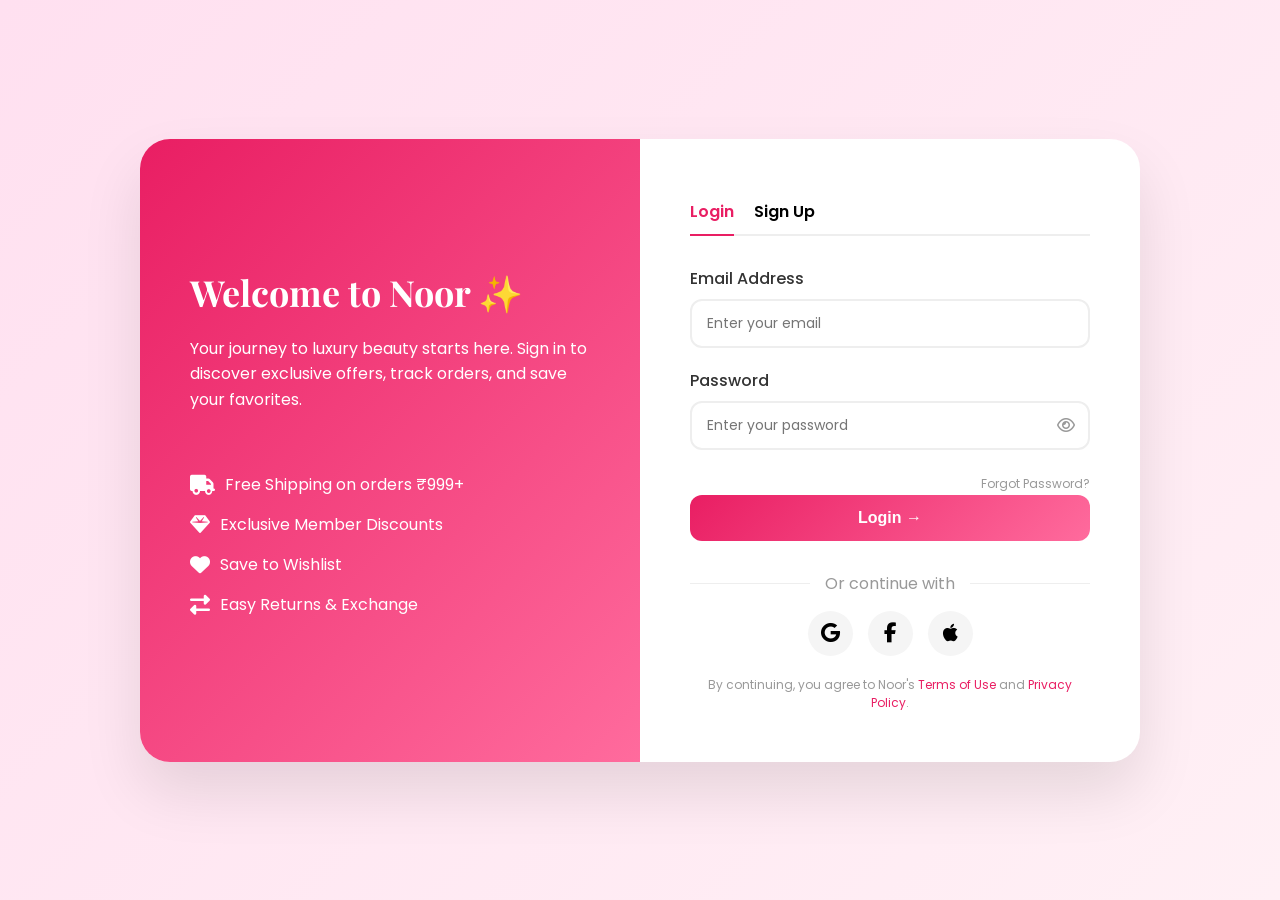
<file: login.html>
<!DOCTYPE html>
<html lang="en">
<head>
<meta charset="UTF-8">
<meta name="viewport" content="width=device-width, initial-scale=1.0">
<title>Login / Sign Up - Noor</title>
<link href="https://fonts.googleapis.com/css2?family=Playfair+Display:wght@400;500;600;700&family=Poppins:wght@300;400;500;600&display=swap" rel="stylesheet">
<link rel="stylesheet" href="https://cdnjs.cloudflare.com/ajax/libs/font-awesome/6.4.0/css/all.min.css">
<link rel="stylesheet" href="style.css">
<style>
.auth-page {
    min-height: 100vh;
    display: flex;
    align-items: center;
    justify-content: center;
    padding: 100px 20px;
    background: linear-gradient(135deg, #ffe0f0, #fff0f5);
}
.auth-container {
    background: white;
    border-radius: 30px;
    overflow: hidden;
    max-width: 1000px;
    width: 100%;
    display: flex;
    box-shadow: 0 30px 60px rgba(0,0,0,0.1);
    animation: slideUp 0.5s ease;
}
.auth-left {
    flex: 1;
    background: linear-gradient(135deg, #e91e63, #ff6b9d);
    padding: 50px;
    color: white;
    display: flex;
    flex-direction: column;
    justify-content: center;
}
.auth-left h2 {
    font-size: 36px;
    margin-bottom: 20px;
    font-family: 'Playfair Display', serif;
}
.auth-left p {
    margin-bottom: 30px;
    line-height: 1.6;
}
.auth-features {
    margin-top: 30px;
}
.auth-feature {
    display: flex;
    align-items: center;
    gap: 10px;
    margin-bottom: 15px;
}
.auth-feature i {
    font-size: 20px;
}
.auth-right {
    flex: 1;
    padding: 50px;
}
.auth-tabs {
    display: flex;
    gap: 20px;
    margin-bottom: 30px;
    border-bottom: 2px solid #eee;
}
.auth-tab {
    padding: 10px 0;
    cursor: pointer;
    font-weight: 600;
    position: relative;
    transition: color 0.3s;
}
.auth-tab.active {
    color: #e91e63;
}
.auth-tab.active::after {
    content: '';
    position: absolute;
    bottom: -2px;
    left: 0;
    right: 0;
    height: 2px;
    background: #e91e63;
}
.auth-form {
    display: none;
    animation: fadeIn 0.3s ease;
}
.auth-form.active {
    display: block;
}
.form-group {
    margin-bottom: 20px;
}
.form-group label {
    display: block;
    margin-bottom: 8px;
    font-weight: 500;
    color: #333;
}
.form-group input {
    width: 100%;
    padding: 12px 15px;
    border: 2px solid #eee;
    border-radius: 12px;
    font-family: 'Poppins', sans-serif;
    font-size: 14px;
    transition: border-color 0.3s;
}
.form-group input:focus {
    outline: none;
    border-color: #e91e63;
}
.form-group input.error {
    border-color: #ff4444;
}
.error-message {
    color: #ff4444;
    font-size: 12px;
    margin-top: 5px;
    display: none;
}
.password-field {
    position: relative;
}
.password-toggle {
    position: absolute;
    right: 15px;
    top: 50%;
    transform: translateY(-50%);
    cursor: pointer;
    color: #999;
}
.auth-btn {
    width: 100%;
    padding: 14px;
    background: linear-gradient(135deg, #e91e63, #ff6b9d);
    border: none;
    border-radius: 12px;
    color: white;
    font-weight: 600;
    font-size: 16px;
    cursor: pointer;
    transition: transform 0.3s, box-shadow 0.3s;
}
.auth-btn:hover {
    transform: translateY(-2px);
    box-shadow: 0 5px 20px rgba(233,30,99,0.3);
}
.forgot-password {
    text-align: right;
    margin-top: 10px;
}
.forgot-password a {
    color: #999;
    text-decoration: none;
    font-size: 12px;
}
.forgot-password a:hover {
    color: #e91e63;
}
.social-login {
    margin-top: 30px;
    text-align: center;
}
.social-login p {
    color: #999;
    margin-bottom: 15px;
    position: relative;
}
.social-login p::before,
.social-login p::after {
    content: '';
    position: absolute;
    top: 50%;
    width: 30%;
    height: 1px;
    background: #eee;
}
.social-login p::before {
    left: 0;
}
.social-login p::after {
    right: 0;
}
.social-icons-auth {
    display: flex;
    justify-content: center;
    gap: 15px;
}
.social-icons-auth i {
    width: 45px;
    height: 45px;
    border-radius: 50%;
    background: #f5f5f5;
    display: flex;
    align-items: center;
    justify-content: center;
    cursor: pointer;
    transition: all 0.3s;
    font-size: 20px;
}
.social-icons-auth i:hover {
    background: #e91e63;
    color: white;
    transform: translateY(-3px);
}
.terms {
    text-align: center;
    margin-top: 20px;
    font-size: 12px;
    color: #999;
}
.terms a {
    color: #e91e63;
    text-decoration: none;
}
@keyframes slideUp {
    from {
        opacity: 0;
        transform: translateY(30px);
    }
    to {
        opacity: 1;
        transform: translateY(0);
    }
}
@keyframes fadeIn {
    from { opacity: 0; }
    to { opacity: 1; }
}
@media (max-width: 768px) {
    .auth-container { flex-direction: column; }
    .auth-left { padding: 30px; text-align: center; }
    .auth-feature { justify-content: center; }
    .auth-right { padding: 30px; }
}
</style>
</head>
<body>


<div class="auth-page">
    <div class="auth-container">
        <div class="auth-left">
            <h2>Welcome to Noor ✨</h2>
            <p>Your journey to luxury beauty starts here. Sign in to discover exclusive offers, track orders, and save your favorites.</p>
            <div class="auth-features">
                <div class="auth-feature">
                    <i class="fas fa-truck"></i>
                    <span>Free Shipping on orders ₹999+</span>
                </div>
                <div class="auth-feature">
                    <i class="fas fa-gem"></i>
                    <span>Exclusive Member Discounts</span>
                </div>
                <div class="auth-feature">
                    <i class="fas fa-heart"></i>
                    <span>Save to Wishlist</span>
                </div>
                <div class="auth-feature">
                    <i class="fas fa-exchange-alt"></i>
                    <span>Easy Returns & Exchange</span>
                </div>
            </div>
        </div>
        <div class="auth-right">
            <div class="auth-tabs">
                <div class="auth-tab active" onclick="switchTab('login')">Login</div>
                <div class="auth-tab" onclick="switchTab('signup')">Sign Up</div>
            </div>
           
            <!-- Login Form -->
            <div id="loginForm" class="auth-form active">
                <form id="loginFormElement" onsubmit="return false;">
                    <div class="form-group">
                        <label>Email Address</label>
                        <input type="email" id="loginEmail" placeholder="Enter your email">
                        <div class="error-message" id="loginEmailError"></div>
                    </div>
                    <div class="form-group">
                        <label>Password</label>
                        <div class="password-field">
                            <input type="password" id="loginPassword" placeholder="Enter your password">
                            <i class="far fa-eye password-toggle" onclick="togglePassword('loginPassword', this)"></i>
                        </div>
                        <div class="error-message" id="loginPasswordError"></div>
                    </div>
                    <div class="forgot-password">
                        <a href="#" onclick="showForgotPassword()">Forgot Password?</a>
                    </div>
                    <button type="submit" class="auth-btn" onclick="handleLogin()">Login →</button>
                </form>
                <div class="social-login">
                    <p>Or continue with</p>
                    <div class="social-icons-auth">
                        <i class="fab fa-google" onclick="socialLogin('google')"></i>
                        <i class="fab fa-facebook-f" onclick="socialLogin('facebook')"></i>
                        <i class="fab fa-apple" onclick="socialLogin('apple')"></i>
                    </div>
                </div>
            </div>
           
            <!-- Sign Up Form -->
            <div id="signupForm" class="auth-form">
                <form id="signupFormElement" onsubmit="return false;">
                    <div class="form-group">
                        <label>Full Name</label>
                        <input type="text" id="signupName" placeholder="Enter your full name">
                        <div class="error-message" id="signupNameError"></div>
                    </div>
                    <div class="form-group">
                        <label>Email Address</label>
                        <input type="email" id="signupEmail" placeholder="Enter your email">
                        <div class="error-message" id="signupEmailError"></div>
                    </div>
                    <div class="form-group">
                        <label>Phone Number</label>
                        <input type="tel" id="signupPhone" placeholder="10-digit mobile number" maxlength="10">
                        <div class="error-message" id="signupPhoneError"></div>
                    </div>
                    <div class="form-group">
                        <label>Password</label>
                        <div class="password-field">
                            <input type="password" id="signupPassword" placeholder="Create a password">
                            <i class="far fa-eye password-toggle" onclick="togglePassword('signupPassword', this)"></i>
                        </div>
                        <div class="error-message" id="signupPasswordError"></div>
                    </div>
                    <div class="form-group">
                        <label>Confirm Password</label>
                        <div class="password-field">
                            <input type="password" id="signupConfirm" placeholder="Confirm your password">
                            <i class="far fa-eye password-toggle" onclick="togglePassword('signupConfirm', this)"></i>
                        </div>
                        <div class="error-message" id="signupConfirmError"></div>
                    </div>
                    <div class="form-group">
                        <label style="display: flex; align-items: center; gap: 10px;">
                            <input type="checkbox" id="termsCheckbox" style="width: auto;">
                            I agree to the <a href="#" style="color:#e91e63;">Terms & Conditions</a> and <a href="#" style="color:#e91e63;">Privacy Policy</a>
                        </label>
                    </div>
                    <button type="submit" class="auth-btn" onclick="handleSignup()">Create Account →</button>
                </form>
                <div class="social-login">
                    <p>Or sign up with</p>
                    <div class="social-icons-auth">
                        <i class="fab fa-google" onclick="socialLogin('google')"></i>
                        <i class="fab fa-facebook-f" onclick="socialLogin('facebook')"></i>
                        <i class="fab fa-apple" onclick="socialLogin('apple')"></i>
                    </div>
                </div>
            </div>
           
            <div class="terms">
                By continuing, you agree to Noor's <a href="#">Terms of Use</a> and <a href="#">Privacy Policy</a>.
            </div>
        </div>
    </div>
</div>


<script>
// Switch between Login and Signup tabs
function switchTab(tab) {
    const tabs = document.querySelectorAll('.auth-tab');
    const forms = document.querySelectorAll('.auth-form');
   
    tabs.forEach(t => t.classList.remove('active'));
    forms.forEach(f => f.classList.remove('active'));
   
    if (tab === 'login') {
        tabs[0].classList.add('active');
        document.getElementById('loginForm').classList.add('active');
    } else {
        tabs[1].classList.add('active');
        document.getElementById('signupForm').classList.add('active');
    }
   
    // Clear all error messages when switching tabs
    clearAllErrors();
}


// Toggle password visibility
function togglePassword(inputId, iconElement) {
    const input = document.getElementById(inputId);
    if (input.type === 'password') {
        input.type = 'text';
        iconElement.classList.remove('fa-eye');
        iconElement.classList.add('fa-eye-slash');
    } else {
        input.type = 'password';
        iconElement.classList.remove('fa-eye-slash');
        iconElement.classList.add('fa-eye');
    }
}


// Clear all error messages
function clearAllErrors() {
    const errorMessages = document.querySelectorAll('.error-message');
    errorMessages.forEach(error => {
        error.style.display = 'none';
        error.innerText = '';
    });
   
    const inputs = document.querySelectorAll('.form-group input');
    inputs.forEach(input => {
        input.classList.remove('error');
    });
}


// Show error for a specific field
function showError(fieldId, message) {
    const errorElement = document.getElementById(fieldId + 'Error');
    const inputElement = document.getElementById(fieldId);
    if (errorElement) {
        errorElement.innerText = message;
        errorElement.style.display = 'block';
    }
    if (inputElement) {
        inputElement.classList.add('error');
    }
}


// Hide error for a specific field
function hideError(fieldId) {
    const errorElement = document.getElementById(fieldId + 'Error');
    const inputElement = document.getElementById(fieldId);
    if (errorElement) {
        errorElement.style.display = 'none';
        errorElement.innerText = '';
    }
    if (inputElement) {
        inputElement.classList.remove('error');
    }
}


// Validate Email
function validateEmail(email) {
    const re = /^[^\s@]+@([^\s@.,]+\.)+[^\s@.,]{2,}$/;
    return re.test(email);
}


// Validate Phone (10 digits)
function validatePhone(phone) {
    const re = /^[0-9]{10}$/;
    return re.test(phone);
}


// Validate Password Strength
function validatePasswordStrength(password) {
    if (password.length < 6) {
        return { valid: false, message: 'Password must be at least 6 characters' };
    }
    if (!/[A-Z]/.test(password)) {
        return { valid: false, message: 'Password must contain at least one uppercase letter' };
    }
    if (!/[a-z]/.test(password)) {
        return { valid: false, message: 'Password must contain at least one lowercase letter' };
    }
    if (!/[0-9]/.test(password)) {
        return { valid: false, message: 'Password must contain at least one number' };
    }
    return { valid: true, message: '' };
}


// Handle Login
function handleLogin() {
    const email = document.getElementById('loginEmail').value.trim();
    const password = document.getElementById('loginPassword').value;
   
    let isValid = true;
   
    // Validate Email
    if (!email) {
        showError('loginEmail', 'Email is required');
        isValid = false;
    } else if (!validateEmail(email)) {
        showError('loginEmail', 'Please enter a valid email address');
        isValid = false;
    } else {
        hideError('loginEmail');
    }
   
    // Validate Password
    if (!password) {
        showError('loginPassword', 'Password is required');
        isValid = false;
    } else {
        hideError('loginPassword');
    }
   
    if (!isValid) return;
   
    // Get users from localStorage
    const users = JSON.parse(localStorage.getItem('noorUsers')) || [];
    const user = users.find(u => u.email === email && u.password === password);
   
    if (user) {
        // Login successful
        localStorage.setItem('currentUser', JSON.stringify({
            name: user.name,
            email: user.email,
            phone: user.phone,
            isLoggedIn: true
        }));
       
        // Show success message
        alert(`Welcome back, ${user.name}! ✨`);
       
        // Redirect to home page
        window.location.href = 'index.html';
    } else {
        showError('loginEmail', 'Invalid email or password');
        showError('loginPassword', '');
    }
}


// Handle Signup
function handleSignup() {
    const name = document.getElementById('signupName').value.trim();
    const email = document.getElementById('signupEmail').value.trim();
    const phone = document.getElementById('signupPhone').value.trim();
    const password = document.getElementById('signupPassword').value;
    const confirmPassword = document.getElementById('signupConfirm').value;
    const termsChecked = document.getElementById('termsCheckbox').checked;
   
    let isValid = true;
   
    // Validate Name
    if (!name) {
        showError('signupName', 'Full name is required');
        isValid = false;
    } else if (name.length < 2) {
        showError('signupName', 'Name must be at least 2 characters');
        isValid = false;
    } else {
        hideError('signupName');
    }
   
    // Validate Email
    if (!email) {
        showError('signupEmail', 'Email is required');
        isValid = false;
    } else if (!validateEmail(email)) {
        showError('signupEmail', 'Please enter a valid email address');
        isValid = false;
    } else {
        // Check if email already exists
        const users = JSON.parse(localStorage.getItem('noorUsers')) || [];
        if (users.find(u => u.email === email)) {
            showError('signupEmail', 'Email already registered. Please login.');
            isValid = false;
        } else {
            hideError('signupEmail');
        }
    }
   
    // Validate Phone
    if (!phone) {
        showError('signupPhone', 'Phone number is required');
        isValid = false;
    } else if (!validatePhone(phone)) {
        showError('signupPhone', 'Please enter a valid 10-digit phone number');
        isValid = false;
    } else {
        hideError('signupPhone');
    }
   
    // Validate Password
    const passwordValidation = validatePasswordStrength(password);
    if (!password) {
        showError('signupPassword', 'Password is required');
        isValid = false;
    } else if (!passwordValidation.valid) {
        showError('signupPassword', passwordValidation.message);
        isValid = false;
    } else {
        hideError('signupPassword');
    }
   
    // Validate Confirm Password
    if (!confirmPassword) {
        showError('signupConfirm', 'Please confirm your password');
        isValid = false;
    } else if (password !== confirmPassword) {
        showError('signupConfirm', 'Passwords do not match');
        isValid = false;
    } else {
        hideError('signupConfirm');
    }
   
    // Validate Terms
    if (!termsChecked) {
        alert('Please agree to the Terms & Conditions and Privacy Policy');
        isValid = false;
    }
   
    if (!isValid) return;
   
    // Create new user
    const newUser = {
        name: name,
        email: email,
        phone: phone,
        password: password,
        createdAt: new Date().toISOString()
    };
   
    // Save to localStorage
    const users = JSON.parse(localStorage.getItem('noorUsers')) || [];
    users.push(newUser);
    localStorage.setItem('noorUsers', JSON.stringify(users));
   
    // Auto login
    localStorage.setItem('currentUser', JSON.stringify({
        name: name,
        email: email,
        phone: phone,
        isLoggedIn: true
    }));
   
    // Show success message
    alert(`Welcome to Noor, ${name}! ✨ Your account has been created successfully.`);
   
    // Redirect to home page
    window.location.href = 'index.html';
}


// Forgot Password
function showForgotPassword() {
    const email = prompt('Enter your registered email address to reset your password:');
    if (email && validateEmail(email)) {
        const users = JSON.parse(localStorage.getItem('noorUsers')) || [];
        const user = users.find(u => u.email === email);
       
        if (user) {
            // In a real app, you'd send an email. For demo, show password
            alert(`Your password is: ${user.password}\n\nPlease login and change your password for security.`);
        } else {
            alert('No account found with this email address.');
        }
    } else if (email) {
        alert('Please enter a valid email address.');
    }
}


// Social Login (Demo)
function socialLogin(platform) {
    alert(`${platform.charAt(0).toUpperCase() + platform.slice(1)} login will be available soon! 🔜\n\nFor now, please use email signup.`);
}


// Check if user is already logged in and redirect
window.addEventListener('load', function() {
    const currentUser = JSON.parse(localStorage.getItem('currentUser'));
    if (currentUser && currentUser.isLoggedIn) {
        // User is already logged in, ask if they want to continue
        const stayLoggedIn = confirm(`You are already logged in as ${currentUser.name}.\n\nDo you want to continue to the homepage?`);
        if (stayLoggedIn) {
            window.location.href = 'index.html';
        }
    }
});


// Real-time validation for signup form
document.getElementById('signupEmail')?.addEventListener('blur', function() {
    const email = this.value.trim();
    if (email && !validateEmail(email)) {
        showError('signupEmail', 'Please enter a valid email address');
    } else if (email) {
        hideError('signupEmail');
    }
});


document.getElementById('signupPhone')?.addEventListener('blur', function() {
    const phone = this.value.trim();
    if (phone && !validatePhone(phone)) {
        showError('signupPhone', 'Please enter a valid 10-digit phone number');
    } else if (phone) {
        hideError('signupPhone');
    }
});


document.getElementById('signupPassword')?.addEventListener('input', function() {
    const password = this.value;
    if (password) {
        const validation = validatePasswordStrength(password);
        if (!validation.valid) {
            showError('signupPassword', validation.message);
        } else {
            hideError('signupPassword');
        }
    }
});


document.getElementById('signupConfirm')?.addEventListener('input', function() {
    const password = document.getElementById('signupPassword').value;
    const confirm = this.value;
    if (confirm && password !== confirm) {
        showError('signupConfirm', 'Passwords do not match');
    } else if (confirm) {
        hideError('signupConfirm');
    }
});


// Enter key submission
document.getElementById('loginPassword')?.addEventListener('keypress', function(e) {
    if (e.key === 'Enter') handleLogin();
});
document.getElementById('signupConfirm')?.addEventListener('keypress', function(e) {
    if (e.key === 'Enter') handleSignup();
});
</script>
</body>
</html>
</file>
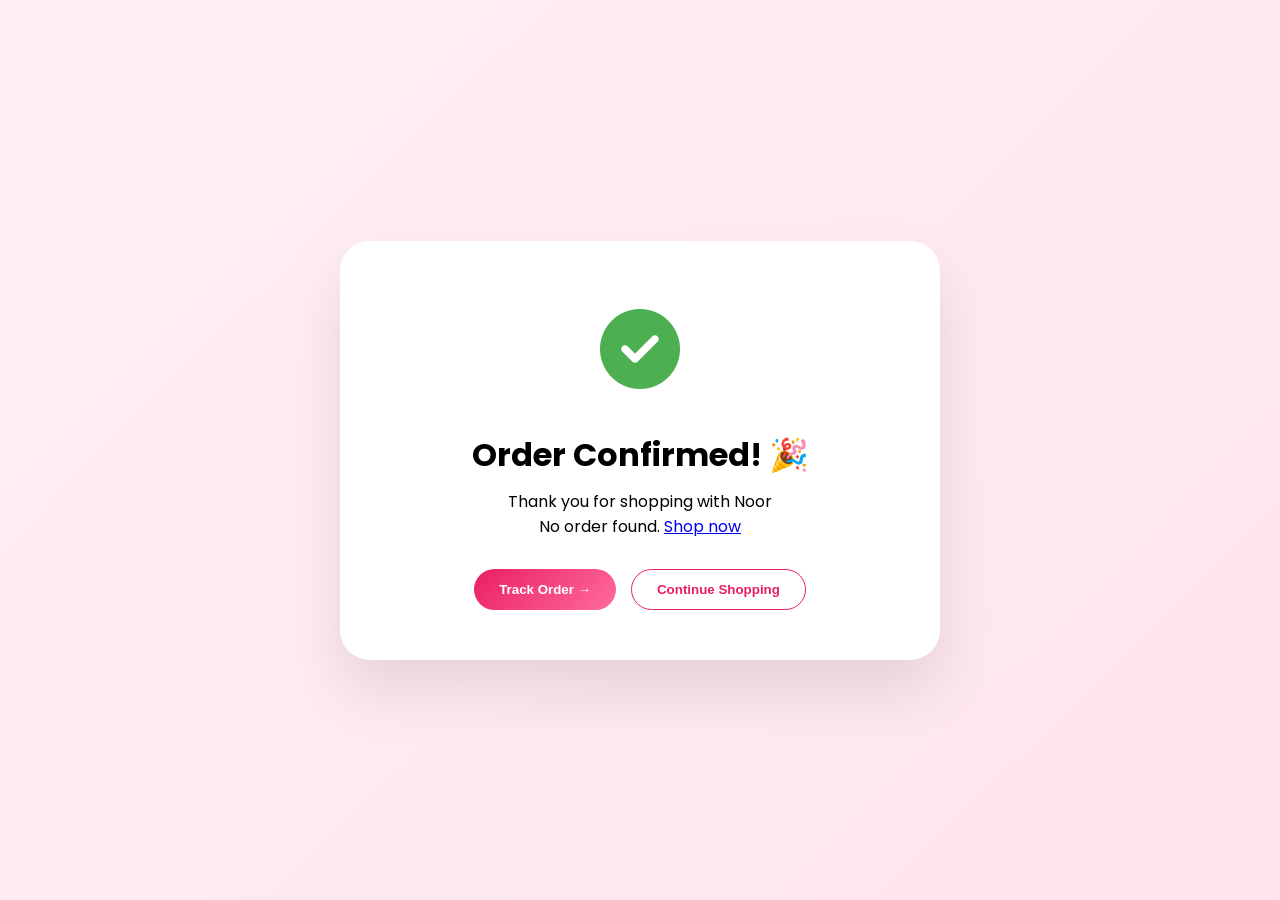
<file: order-success.html>
<!DOCTYPE html>
<html lang="en">
<head>
<meta charset="UTF-8">
<meta name="viewport" content="width=device-width, initial-scale=1.0">
<title>Order Confirmed - Noor</title>
<link href="https://fonts.googleapis.com/css2?family=Playfair+Display:wght@400;500;600;700&family=Poppins:wght@300;400;500;600&display=swap" rel="stylesheet">
<link rel="stylesheet" href="https://cdnjs.cloudflare.com/ajax/libs/font-awesome/6.4.0/css/all.min.css">
<link rel="stylesheet" href="style.css">
<style>
.success-page {
    min-height: 100vh;
    display: flex;
    align-items: center;
    justify-content: center;
    padding: 100px 20px;
    background: linear-gradient(135deg, #fff0f5, #ffe4ec);
}
.success-container {
    background: white;
    border-radius: 30px;
    max-width: 600px;
    width: 100%;
    padding: 50px;
    text-align: center;
    box-shadow: 0 30px 60px rgba(0,0,0,0.1);
    animation: slideUp 0.5s ease;
}
.success-icon {
    font-size: 80px;
    color: #4caf50;
    margin-bottom: 20px;
}
.success-container h1 {
    font-size: 32px;
    margin-bottom: 10px;
}
.order-id {
    background: #f5f5f5;
    padding: 10px;
    border-radius: 10px;
    margin: 20px 0;
    font-family: monospace;
    font-size: 18px;
}
.order-details-summary {
    text-align: left;
    margin: 30px 0;
    padding: 20px;
    background: #f9f9f9;
    border-radius: 15px;
}
.order-details-summary p {
    margin: 10px 0;
}
.action-buttons-success {
    display: flex;
    gap: 15px;
    justify-content: center;
    margin-top: 30px;
}
.track-btn, .shop-btn {
    padding: 12px 25px;
    border-radius: 25px;
    cursor: pointer;
    font-weight: 600;
}
.track-btn {
    background: linear-gradient(135deg, #e91e63, #ff6b9d);
    border: none;
    color: white;
}
.shop-btn {
    background: white;
    border: 1px solid #e91e63;
    color: #e91e63;
}
@keyframes slideUp {
    from {
        opacity: 0;
        transform: translateY(50px);
    }
    to {
        opacity: 1;
        transform: translateY(0);
    }
}
</style>
</head>
<body>


<div class="success-page">
    <div class="success-container">
        <div class="success-icon">
            <i class="fas fa-check-circle"></i>
        </div>
        <h1>Order Confirmed! 🎉</h1>
        <p>Thank you for shopping with Noor</p>
       
        <div id="orderDetails"></div>
       
        <div class="action-buttons-success">
            <button class="track-btn" onclick="trackOrder()">Track Order →</button>
            <button class="shop-btn" onclick="continueShopping()">Continue Shopping</button>
        </div>
    </div>
</div>


<script>
const currentOrder = JSON.parse(localStorage.getItem('currentOrder'));


function displayOrderDetails() {
    const container = document.getElementById('orderDetails');
   
    if (currentOrder) {
        container.innerHTML = `
            <div class="order-id">Order #: ${currentOrder.orderId}</div>
            <div class="order-details-summary">
                <p><strong>Estimated Delivery:</strong> ${currentOrder.estimatedDelivery}</p>
                <p><strong>Payment Method:</strong> ${currentOrder.paymentMethod === 'cod' ? 'Cash on Delivery' : 'Card Payment'}</p>
                <p><strong>Total Amount:</strong> ₹${currentOrder.total}</p>
                <p><strong>Shipping to:</strong> ${currentOrder.shippingAddress.address}, ${currentOrder.shippingAddress.city}</p>
            </div>
            <p style="color: #666;">A confirmation email has been sent to ${currentOrder.customer.email}</p>
        `;
    } else {
        container.innerHTML = `<p>No order found. <a href="index.html">Shop now</a></p>`;
    }
}


function trackOrder() {
    if (currentOrder) {
        localStorage.setItem('trackOrderId', currentOrder.orderId);
        window.location.href = 'track-order.html';
    }
}


function continueShopping() {
    window.location.href = 'index.html';
}


displayOrderDetails();
</script>
</body>
</html>
</file>
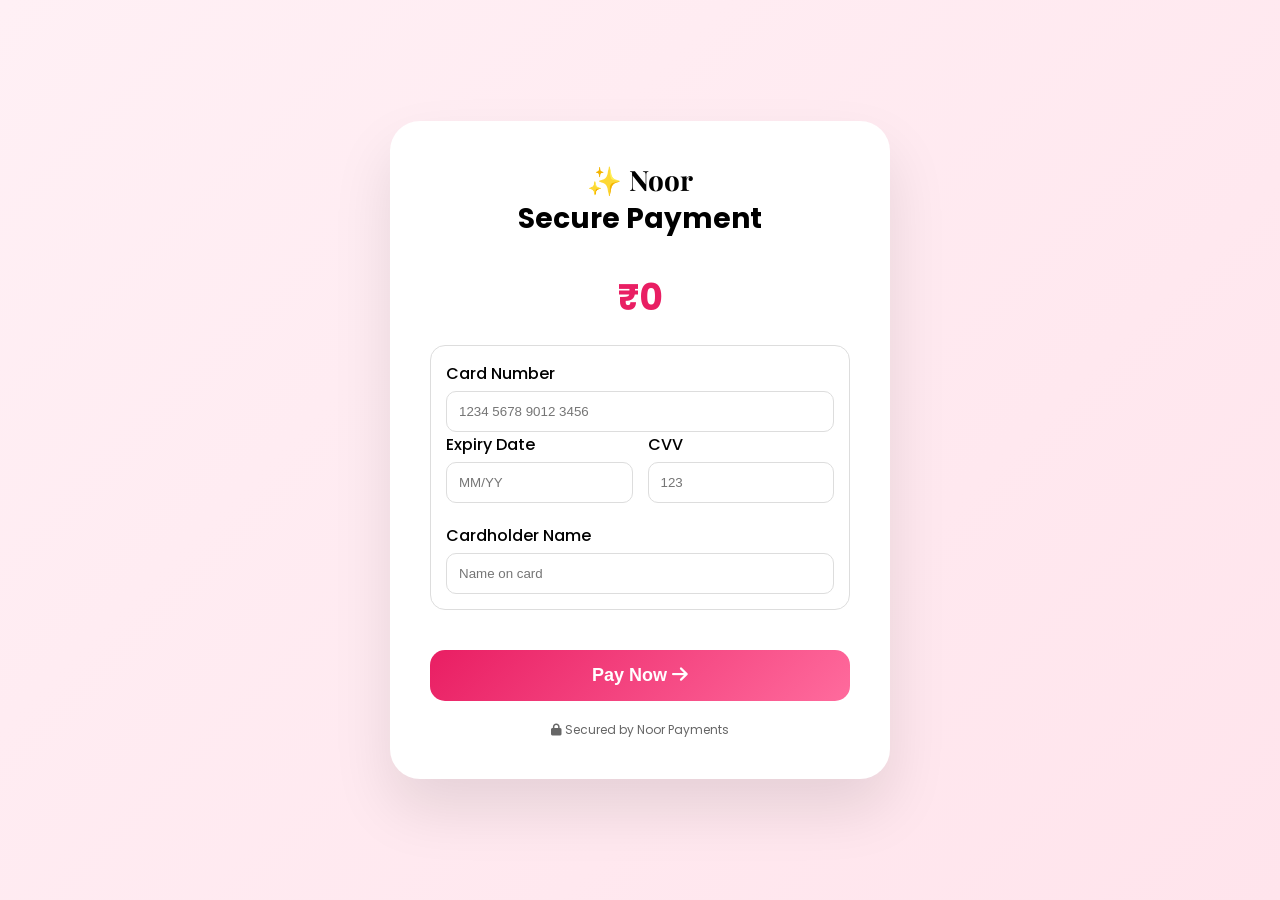
<file: payment.html>
<!DOCTYPE html>
<html lang="en">
<head>
<meta charset="UTF-8">
<meta name="viewport" content="width=device-width, initial-scale=1.0">
<title>Payment - Noor</title>
<link href="https://fonts.googleapis.com/css2?family=Playfair+Display:wght@400;500;600;700&family=Poppins:wght@300;400;500;600&display=swap" rel="stylesheet">
<link rel="stylesheet" href="https://cdnjs.cloudflare.com/ajax/libs/font-awesome/6.4.0/css/all.min.css">
<link rel="stylesheet" href="style.css">
<style>
.payment-page {
    min-height: 100vh;
    display: flex;
    align-items: center;
    justify-content: center;
    padding: 100px 20px;
    background: linear-gradient(135deg, #fff0f5, #ffe4ec);
}
.payment-container {
    background: white;
    border-radius: 30px;
    max-width: 500px;
    width: 100%;
    padding: 40px;
    box-shadow: 0 30px 60px rgba(0,0,0,0.1);
}
.payment-header {
    text-align: center;
    margin-bottom: 30px;
}
.payment-header h2 {
    font-size: 28px;
}
.payment-amount {
    text-align: center;
    font-size: 36px;
    font-weight: 700;
    color: #e91e63;
    margin: 20px 0;
}
.card-element {
    border: 1px solid #ddd;
    border-radius: 15px;
    padding: 15px;
    margin-bottom: 20px;
}
.card-row {
    display: flex;
    gap: 15px;
    margin-bottom: 20px;
}
.card-row .form-group {
    flex: 1;
}
.form-group label {
    display: block;
    margin-bottom: 5px;
    font-weight: 500;
}
.form-group input {
    width: 100%;
    padding: 12px;
    border: 1px solid #ddd;
    border-radius: 10px;
}
.pay-btn {
    width: 100%;
    padding: 15px;
    background: linear-gradient(135deg, #e91e63, #ff6b9d);
    border: none;
    border-radius: 15px;
    color: white;
    font-weight: 600;
    font-size: 18px;
    cursor: pointer;
    margin-top: 20px;
}
.security-badge {
    text-align: center;
    margin-top: 20px;
    color: #666;
    font-size: 12px;
}
</style>
</head>
<body>


<div class="payment-page">
    <div class="payment-container">
        <div class="payment-header">
            <div class="logo" style="justify-content: center;">✨ Noor</div>
            <h2>Secure Payment</h2>
        </div>
       
        <div class="payment-amount" id="paymentAmount">₹0</div>
       
        <form id="paymentForm">
            <div class="card-element">
                <div class="form-group">
                    <label>Card Number</label>
                    <input type="text" id="cardNumber" placeholder="1234 5678 9012 3456" maxlength="19">
                </div>
                <div class="card-row">
                    <div class="form-group">
                        <label>Expiry Date</label>
                        <input type="text" id="expiry" placeholder="MM/YY">
                    </div>
                    <div class="form-group">
                        <label>CVV</label>
                        <input type="password" id="cvv" placeholder="123" maxlength="3">
                    </div>
                </div>
                <div class="form-group">
                    <label>Cardholder Name</label>
                    <input type="text" id="cardName" placeholder="Name on card">
                </div>
            </div>
           
            <button type="button" class="pay-btn" onclick="processPayment()">
                Pay Now <i class="fas fa-arrow-right"></i>
            </button>
        </form>
       
        <div class="security-badge">
            <i class="fas fa-lock"></i> Secured by Noor Payments
        </div>
    </div>
</div>


<script>
// Get order from localStorage
const currentOrder = JSON.parse(localStorage.getItem('currentOrder'));
let amount = currentOrder ? currentOrder.total : 0;


document.getElementById('paymentAmount').innerHTML = `₹${amount}`;


// Format card number
document.getElementById('cardNumber').addEventListener('input', function(e) {
    let value = e.target.value.replace(/\D/g, '');
    value = value.replace(/(\d{4})(?=\d)/g, '$1 ');
    e.target.value = value.substring(0, 19);
});


// Format expiry
document.getElementById('expiry').addEventListener('input', function(e) {
    let value = e.target.value.replace(/\D/g, '');
    if (value.length >= 2) {
        value = value.substring(0, 2) + '/' + value.substring(2, 4);
    }
    e.target.value = value;
});


function processPayment() {
    const cardNumber = document.getElementById('cardNumber').value.replace(/\s/g, '');
    const expiry = document.getElementById('expiry').value;
    const cvv = document.getElementById('cvv').value;
    const cardName = document.getElementById('cardName').value;
   
    // Basic validation
    if (!cardNumber || cardNumber.length < 16) {
        alert('Please enter a valid card number');
        return;
    }
   
    if (!expiry || expiry.length < 5) {
        alert('Please enter valid expiry date');
        return;
    }
   
    if (!cvv || cvv.length < 3) {
        alert('Please enter valid CVV');
        return;
    }
   
    if (!cardName) {
        alert('Please enter cardholder name');
        return;
    }
   
    // Show loading
    const btn = document.querySelector('.pay-btn');
    btn.innerHTML = '<i class="fas fa-spinner fa-pulse"></i> Processing...';
    btn.disabled = true;
   
    // Simulate payment processing
    setTimeout(() => {
        // Update order status
        let orders = JSON.parse(localStorage.getItem('orders')) || [];
        const orderIndex = orders.findIndex(o => o.orderId === currentOrder.orderId);
        if (orderIndex !== -1) {
            orders[orderIndex].status = 'payment_completed';
            localStorage.setItem('orders', JSON.stringify(orders));
            localStorage.setItem('currentOrder', JSON.stringify(orders[orderIndex]));
        }
       
        // Redirect to success page
        window.location.href = 'order-success.html';
    }, 2000);
}
</script>
</body>
</html>
</file>
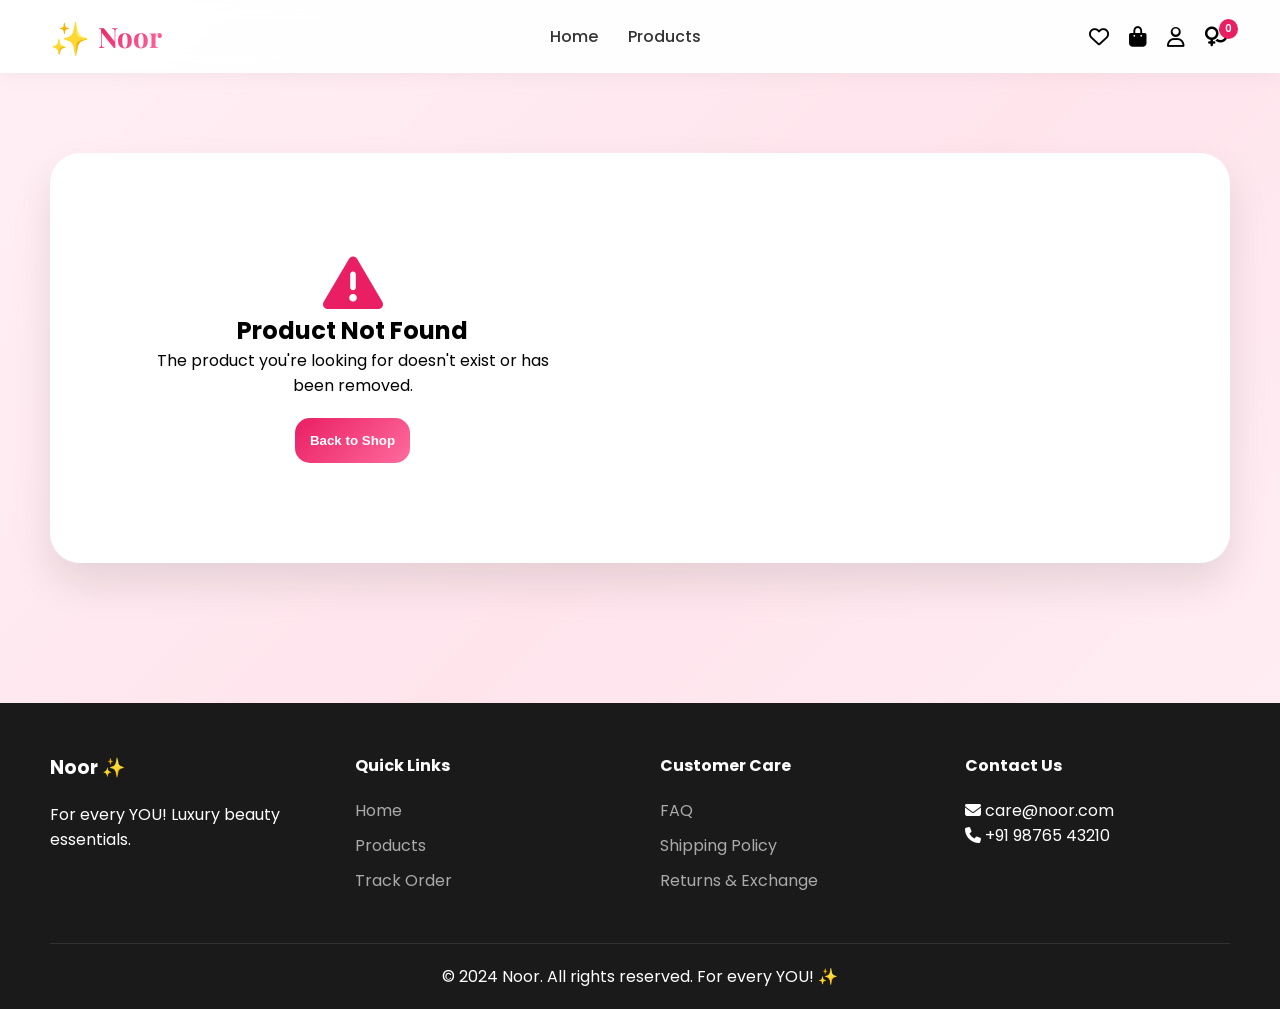
<file: product-detail.html>
<!DOCTYPE html>
<html lang="en">
<head>
<meta charset="UTF-8">
<meta name="viewport" content="width=device-width, initial-scale=1.0">
<title>Product Details - Noor</title>
<link href="https://fonts.googleapis.com/css2?family=Playfair+Display:wght@400;500;600;700&family=Poppins:wght@300;400;500;600&display=swap" rel="stylesheet">
<link rel="stylesheet" href="https://cdnjs.cloudflare.com/ajax/libs/font-awesome/6.4.0/css/all.min.css">
<link rel="stylesheet" href="style.css">
<style>
.product-detail-page {
    padding: 80px 50px;
    min-height: 70vh;
}
.product-detail-container {
    max-width: 1200px;
    margin: 0 auto;
    display: grid;
    grid-template-columns: 1fr 1fr;
    gap: 50px;
    background: white;
    border-radius: 30px;
    padding: 40px;
    box-shadow: 0 20px 40px rgba(0,0,0,0.1);
}
.product-gallery {
    position: relative;
}
.main-image {
    width: 100%;
    border-radius: 20px;
    margin-bottom: 20px;
}
.thumbnail-gallery {
    display: flex;
    gap: 10px;
}
.thumbnail {
    width: 80px;
    height: 80px;
    object-fit: cover;
    border-radius: 10px;
    cursor: pointer;
    border: 2px solid transparent;
}
.thumbnail.active {
    border-color: #e91e63;
}
.product-info-detail h1 {
    font-size: 32px;
    margin-bottom: 15px;
}
.product-rating-detail {
    display: flex;
    align-items: center;
    gap: 15px;
    margin-bottom: 20px;
}
.price-detail {
    font-size: 28px;
    color: #e91e63;
    font-weight: 700;
    margin-bottom: 20px;
}
.product-description {
    margin-bottom: 30px;
    line-height: 1.8;
    color: #666;
}
.product-options {
    margin-bottom: 30px;
}
.option-label {
    font-weight: 600;
    margin-bottom: 10px;
    display: block;
}
.size-options {
    display: flex;
    gap: 10px;
    flex-wrap: wrap;
}
.size-btn {
    padding: 10px 20px;
    border: 1px solid #ddd;
    border-radius: 10px;
    background: white;
    cursor: pointer;
    transition: all 0.3s;
}
.size-btn.selected {
    background: #e91e63;
    color: white;
    border-color: #e91e63;
}
.quantity-selector {
    display: flex;
    align-items: center;
    gap: 15px;
    margin-bottom: 30px;
}
.quantity-selector button {
    width: 40px;
    height: 40px;
    border-radius: 50%;
    border: 1px solid #ddd;
    background: white;
    cursor: pointer;
    transition: all 0.3s;
}
.quantity-selector button:hover {
    background: #e91e63;
    color: white;
    border-color: #e91e63;
}
.action-buttons {
    display: flex;
    gap: 15px;
}
.add-to-cart-detail {
    flex: 1;
    padding: 15px;
    background: linear-gradient(135deg, #e91e63, #ff6b9d);
    border: none;
    border-radius: 15px;
    color: white;
    font-weight: 600;
    cursor: pointer;
    transition: transform 0.3s;
}
.add-to-cart-detail:hover {
    transform: translateY(-2px);
}
.buy-now {
    flex: 1;
    padding: 15px;
    background: #2d2d2d;
    border: none;
    border-radius: 15px;
    color: white;
    font-weight: 600;
    cursor: pointer;
    transition: transform 0.3s;
}
.buy-now:hover {
    transform: translateY(-2px);
    background: #1a1a1a;
}
.wishlist-detail {
    margin-top: 20px;
    text-align: center;
}
.wishlist-detail button {
    background: none;
    border: none;
    color: #e91e63;
    cursor: pointer;
    font-size: 16px;
    transition: transform 0.3s;
}
.wishlist-detail button:hover {
    transform: scale(1.05);
}
.share-product {
    margin-top: 20px;
    display: flex;
    gap: 15px;
    justify-content: center;
}
.share-product i {
    font-size: 20px;
    cursor: pointer;
    color: #666;
    transition: color 0.3s;
}
.share-product i:hover {
    color: #e91e63;
}
.gender-badge {
    display: inline-block;
    padding: 4px 12px;
    border-radius: 20px;
    font-size: 12px;
    font-weight: 600;
    margin-left: 10px;
}
.gender-badge.women {
    background: #ffe0f0;
    color: #e91e63;
}
.gender-badge.men {
    background: #e0e8ff;
    color: #2196f3;
}
.gender-badge.unisex {
    background: #e0ffe0;
    color: #4caf50;
}
@media (max-width: 768px) {
    .product-detail-container { grid-template-columns: 1fr; padding: 20px; }
    .product-detail-page { padding: 80px 20px; }
    .action-buttons { flex-direction: column; }
}
</style>
</head>
<body>


<nav class="navbar">
    <div class="logo">
        <span class="logo-icon">✨</span>
        <span class="logo-text">Noor</span>
    </div>
    <div class="nav-links" id="navLinks">
        <a href="index.html">Home</a>
        <a href="index.html#products">Products</a>
    </div>
    <div class="nav-icons">
        <i class="far fa-heart" onclick="window.location.href='wishlist.html'"></i>
        <i class="fas fa-shopping-bag" onclick="window.location.href='cart.html'"></i>
        <i class="far fa-user" onclick="window.location.href='login.html'"></i>
        <i class="fas fa-venus-mars gender-toggle" onclick="toggleGenderModal()" title="Change Mode"></i>
        <span id="cart-count-nav" class="cart-badge">0</span>
    </div>
    <div class="hamburger" id="hamburger">☰</div>
</nav>


<div class="product-detail-page">
    <div class="product-detail-container" id="productDetailContainer">
        <!-- Dynamic content loaded via JavaScript -->
    </div>
</div>


<footer>
    <div class="footer-container">
        <div class="footer-section">
            <h3>Noor ✨</h3>
            <p>For every YOU! Luxury beauty essentials.</p>
        </div>
        <div class="footer-section">
            <h4>Quick Links</h4>
            <a href="index.html">Home</a>
            <a href="index.html#products">Products</a>
            <a href="track-order.html">Track Order</a>
        </div>
        <div class="footer-section">
            <h4>Customer Care</h4>
            <a href="#">FAQ</a>
            <a href="#">Shipping Policy</a>
            <a href="#">Returns & Exchange</a>
        </div>
        <div class="footer-section">
            <h4>Contact Us</h4>
            <p><i class="fas fa-envelope"></i> care@noor.com</p>
            <p><i class="fas fa-phone"></i> +91 98765 43210</p>
        </div>
    </div>
    <div class="footer-bottom">
        <p>© 2024 Noor. All rights reserved. For every YOU! ✨</p>
    </div>
</footer>


<script>
// Get product from URL parameter
const urlParams = new URLSearchParams(window.location.search);
const productId = parseInt(urlParams.get('id'));


// Complete Product Database (24 products with gender tags)
const allProducts = [
    // WOMEN PRODUCTS (makeup, kajal, lipsticks)
    { id: 1, name: "Classic Kajal", price: 199, category: "kajal", gender: "women", rating: 4.5, reviews: 128, image: "images/classic kajal.png", images: ["images/classic kajal.png"], description: "Smooth, long-lasting kajal perfect for all-day wear. Enriched with vitamin E and almond oil for gentle care.", sizes: ["3g", "5g", "10g"], inStock: true },
    { id: 2, name: "Smudge Proof Kajal", price: 249, category: "kajal", gender: "women", rating: 4.7, reviews: 95, image: "images/smudgeproof kajal.png", images: ["images/smudgeproof kajal.png"], description: "Long-lasting kajal that stays put all day. Waterproof and smudge-proof formula.", sizes: ["3g", "5g"], inStock: true },
    { id: 3, name: "Waterproof Kajal", price: 299, category: "kajal", gender: "women", rating: 4.6, reviews: 203, image: "images/waterproof kajal.jpeg", images: ["images/waterproof kajal.jpeg"], description: "Waterproof kajal that lasts all day. Perfect for humid weather and long wear.", sizes: ["3g", "5g"], inStock: true },
    { id: 10, name: "Matte Lipstick - Ruby Red", price: 399, category: "makeup", gender: "women", rating: 4.9, reviews: 512, image: "images/Matte Lipstick - Ruby Red.png", images: ["images/Matte Lipstick - Ruby Red.png"], description: "Bold red luxury lipstick. Long-lasting matte finish with vitamin E.", sizes: ["4g"], inStock: true },
    { id: 11, name: "Nude Lipstick", price: 299, category: "makeup", gender: "women", rating: 4.6, reviews: 234, image: "images/Nude Lipstick .png", images: ["images/Nude Lipstick .png"], description: "Everyday nude shade for natural look. Creamy texture with long-lasting wear.", sizes: ["4g"], inStock: true },
    { id: 13, name: "Liquid Lipstick - Pink", price: 349, category: "makeup", gender: "women", rating: 4.7, reviews: 178, image: "images/Liquid Lipstick - Pink.png", images: ["images/Liquid Lipstick - Pink.png"], description: "Velvet matte liquid lipstick in beautiful pink shade. Long-lasting and comfortable wear.", sizes: ["4ml"], inStock: true },
    { id: 14, name: "Eyeliner Pen", price: 199, category: "makeup", gender: "women", rating: 4.4, reviews: 98, image: "images/eyeliner pen.jpeg", images: ["images/eyeliner pen.jpeg"], description: "Precision eyeliner pen for perfect winged looks. Smudge-proof and long-lasting.", sizes: ["2ml"], inStock: true },
    { id: 15, name: "Mascara - Volumizing", price: 299, category: "makeup", gender: "women", rating: 4.8, reviews: 245, image: "images/mascara.jpeg", images: ["images/mascara.jpeg"], description: "Volumizing mascara for fuller, longer lashes. Clump-free formula.", sizes: ["8ml"], inStock: true },
    { id: 16, name: "Compact Powder", price: 449, category: "makeup", gender: "women", rating: 4.5, reviews: 189, image: "https://images.unsplash.com/photo-1556228720-195a672e8a03?w=400", images: ["https://images.unsplash.com/photo-1556228720-195a672e8a03?w=400"], description: "Oil-control compact powder for flawless matte finish.", sizes: ["10g"], inStock: true },
   
    // UNISEX PRODUCTS (skincare, hair care - for everyone)
    { id: 4, name: "Argan Hair Serum", price: 399, category: "hair", gender: "unisex", rating: 4.8, reviews: 312, image: "images/Argan Hair Serum.png", images: ["images/Argan Hair Serum.png"], description: "Rich argan oil for silky smooth and shiny hair. Repairs damage and reduces frizz.", sizes: ["50ml", "100ml"], inStock: true },
    { id: 5, name: "Keratin Smooth Serum", price: 349, category: "hair", gender: "unisex", rating: 4.4, reviews: 167, image: "images/Keratin Smooth Serum.png", images: ["images/Keratin Smooth Serum.png"], description: "Keratin-infused serum for smooth, frizz-free hair. Professional salon quality.", sizes: ["50ml", "100ml"], inStock: true },
    { id: 6, name: "Anti-Frizz Serum", price: 299, category: "hair", gender: "unisex", rating: 4.3, reviews: 89, image: "images/Anti-Frizz Serum.png", images: ["images/Anti-Frizz Serum.png"], description: "Tames frizz and flyaways instantly. Lightweight formula for all hair types.", sizes: ["50ml"], inStock: true },
    { id: 7, name: "Ayurvedic Face Cream", price: 349, category: "skincare", gender: "unisex", rating: 4.6, reviews: 278, image: "images/Ayurvedic Face Cream.png", images: ["images/Ayurvedic Face Cream.png"], description: "Brightens skin with pure saffron. Natural Ayurvedic ingredients for glowing skin.", sizes: ["50g", "100g"], inStock: true },
    { id: 8, name: "Hydrating Moisturizer", price: 299, category: "skincare", gender: "unisex", rating: 4.5, reviews: 198, image: "images/Hydrating Moisturizer.png", images: ["images/Hydrating Moisturizer.png"], description: "Deep hydration for soft skin. Lightweight formula with hyaluronic acid.", sizes: ["50ml", "100ml"], inStock: true },
    { id: 9, name: "Vitamin C Moisturizer", price: 349, category: "skincare", gender: "unisex", rating: 4.7, reviews: 245, image: "images/Vitamin C Moisturizer.png", images: ["images/Vitamin C Moisturizer.png"], description: "Brightening moisturizer with Vitamin C. Reduces dark spots and evens skin tone.", sizes: ["50ml"], inStock: true },
    { id: 12, name: "Luxury Perfume", price: 4999, category: "luxury", gender: "unisex", rating: 4.9, reviews: 89, image: "https://images.unsplash.com/photo-1594035910387-fea47794261f?w=400", images: ["https://images.unsplash.com/photo-1594035910387-fea47794261f?w=400"], description: "Premium luxury fragrance with notes of jasmine and sandalwood. Long-lasting scent.", sizes: ["50ml", "100ml"], inStock: true },
   
    // MEN PRODUCTS (grooming, beard)
    { id: 17, name: "Beard Oil - Classic", price: 399, category: "grooming", gender: "men", rating: 4.7, reviews: 156, image: "images/Beard Oil - Classic.png", images: ["images/Beard Oil - Classic.png"], description: "Nourishing beard oil for softer, healthier beard. Reduces itch and dandruff.", sizes: ["30ml", "50ml"], inStock: true },
    { id: 18, name: "Beard Wash", price: 299, category: "grooming", gender: "men", rating: 4.5, reviews: 98, image: "images/Beard wash.png", images: ["images/Beard wash.png"], description: "Gentle beard wash that cleans without stripping natural oils.", sizes: ["200ml"], inStock: true },
    { id: 19, name: "Beard Comb Set", price: 199, category: "grooming", gender: "men", rating: 4.3, reviews: 67, image: "https://images.unsplash.com/photo-1621607512022-6aecc4ced814?w=400", images: ["https://images.unsplash.com/photo-1621607512022-6aecc4ced814?w=400"], description: "Professional beard comb set for styling and detangling.", sizes: ["Set"], inStock: true },
    { id: 20, name: "Men's Face Wash", price: 249, category: "skincare", gender: "men", rating: 4.6, reviews: 212, image: "images/Men's Face Wash.png", images: ["images/Men's Face Wash.png"], description: "Deep cleansing face wash for men. Removes oil and dirt without drying.", sizes: ["100ml"], inStock: true },
    { id: 21, name: "Men's Moisturizer", price: 299, category: "skincare", gender: "men", rating: 4.5, reviews: 145, image: "images/Men's Moisturizer.png", images: ["images/Men's Moisturizer.png"], description: "Lightweight moisturizer for men. Non-greasy formula with SPF.", sizes: ["50ml", "100ml"], inStock: true },
    { id: 22, name: "After Shave Balm", price: 349, category: "grooming", gender: "men", rating: 4.4, reviews: 89, image: "https://images.unsplash.com/photo-1621607512022-6aecc4ced814?w=400", images: ["https://images.unsplash.com/photo-1621607512022-6aecc4ced814?w=400"], description: "Soothing after shave balm that calms irritation and moisturizes.", sizes: ["100ml"], inStock: true },
    { id: 23, name: "Hair Wax - Strong Hold", price: 299, category: "hair", gender: "men", rating: 4.6, reviews: 134, image: "https://images.unsplash.com/photo-1522338140262-f46f5913618a?w=400", images: ["https://images.unsplash.com/photo-1522338140262-f46f5913618a?w=400"], description: "Strong hold hair wax for all-day styling. Matte finish.", sizes: ["75g"], inStock: true },
    { id: 24, name: "Men's Deodorant", price: 399, category: "luxury", gender: "men", rating: 4.8, reviews: 178, image: "https://images.unsplash.com/photo-1594035910387-fea47794261f?w=400", images: ["https://images.unsplash.com/photo-1594035910387-fea47794261f?w=400"], description: "Long-lasting deodorant with fresh, masculine scent. 24-hour protection.", sizes: ["150ml"], inStock: true }
];


// Find product by ID, show error if not found
let product = allProducts.find(p => p.id === productId);
let selectedSize = product && product.sizes ? product.sizes[0] : '';
let quantity = 1;


// Helper function to show notification
function showNotification(message, type) {
    const notification = document.createElement('div');
    notification.className = `notification notification-${type}`;
    notification.innerHTML = `
        <div class="notification-content">
            <i class="fas ${type === 'success' ? 'fa-check-circle' : 'fa-exclamation-circle'}"></i>
            <span>${message}</span>
        </div>
    `;
   
    if (!document.querySelector('#notification-styles-detail')) {
        const style = document.createElement('style');
        style.id = 'notification-styles-detail';
        style.textContent = `
            .notification {
                position: fixed;
                top: 100px;
                right: 20px;
                background: white;
                padding: 15px 25px;
                border-radius: 12px;
                box-shadow: 0 10px 30px rgba(0,0,0,0.2);
                z-index: 10000;
                animation: slideInRight 0.3s ease;
                border-left: 4px solid;
            }
            .notification-success { border-left-color: #4caf50; }
            .notification-error { border-left-color: #ff4444; }
            .notification-info { border-left-color: #2196f3; }
            .notification-content { display: flex; align-items: center; gap: 10px; }
            @keyframes slideInRight {
                from { opacity: 0; transform: translateX(100px); }
                to { opacity: 1; transform: translateX(0); }
            }
        `;
        document.head.appendChild(style);
    }
   
    document.body.appendChild(notification);
   
    setTimeout(() => {
        notification.remove();
    }, 3000);
}


function updateCartCount() {
    const cart = JSON.parse(localStorage.getItem('cart')) || [];
    const cartCountElements = document.querySelectorAll('#cart-count, #cart-count-nav');
    cartCountElements.forEach(el => {
        if (el) el.innerText = cart.length;
    });
}


function getGenderBadge(gender) {
    if (gender === 'women') {
        return '<span class="gender-badge women">👩 Women</span>';
    } else if (gender === 'men') {
        return '<span class="gender-badge men">👨 Men</span>';
    } else {
        return '<span class="gender-badge unisex">🌍 Unisex</span>';
    }
}


function renderProductDetail() {
    const container = document.getElementById('productDetailContainer');
    if (!container) return;
   
    if (!product) {
        container.innerHTML = `
            <div style="text-align: center; padding: 60px;">
                <i class="fas fa-exclamation-triangle" style="font-size: 60px; color: #e91e63;"></i>
                <h2>Product Not Found</h2>
                <p>The product you're looking for doesn't exist or has been removed.</p>
                <button class="add-to-cart-detail" style="margin-top: 20px;" onclick="window.location.href='index.html'">Back to Shop</button>
            </div>
        `;
        return;
    }
   
    // Generate stars HTML
    const fullStars = Math.floor(product.rating);
    const emptyStars = 5 - fullStars;
    const stars = '★'.repeat(fullStars) + '☆'.repeat(emptyStars);
   
    // Size options HTML
    let sizeHtml = '';
    if (product.sizes && product.sizes.length > 0) {
        sizeHtml = `
            <div class="product-options">
                <label class="option-label">Select Size</label>
                <div class="size-options">
                    ${product.sizes.map(size => `<button class="size-btn ${selectedSize === size ? 'selected' : ''}" onclick="selectSize('${size}')">${size}</button>`).join('')}
                </div>
            </div>
        `;
    }
   
    container.innerHTML = `
        <div class="product-gallery">
            <img src="${product.image}" alt="${product.name}" class="main-image" id="mainImage">
            <div class="thumbnail-gallery" id="thumbnailGallery">
                ${product.images && product.images.length > 0 ? product.images.map(img => `<img src="${img}" class="thumbnail" onclick="changeImage('${img}')">`).join('') : ''}
            </div>
        </div>
        <div class="product-info-detail">
            <h1>${product.name} ${getGenderBadge(product.gender)}</h1>
            <div class="product-rating-detail">
                <div class="stars" style="color: #ffc107;">${stars}</div>
                <span>${product.rating} (${product.reviews} reviews)</span>
                <span class="in-stock" style="color: #4caf50;">✓ In Stock</span>
            </div>
            <div class="price-detail">₹${product.price}</div>
            <div class="product-description">
                <p>${product.description}</p>
            </div>
            ${sizeHtml}
            <div class="quantity-selector">
                <label class="option-label">Quantity</label>
                <button onclick="updateQuantity(-1)">-</button>
                <span id="quantityValue" style="min-width: 40px; text-align: center;">${quantity}</span>
                <button onclick="updateQuantity(1)">+</button>
            </div>
            <div class="action-buttons">
                <button class="add-to-cart-detail" onclick="addToCartDetail()">Add to Cart 🛒</button>
                <button class="buy-now" onclick="buyNow()">Buy Now →</button>
            </div>
            <div class="wishlist-detail">
                <button onclick="addToWishlist()"><i class="far fa-heart"></i> Add to Wishlist</button>
            </div>
            <div class="share-product">
                <span>Share this product:</span>
                <i class="fab fa-facebook" onclick="shareProduct('facebook')"></i>
                <i class="fab fa-twitter" onclick="shareProduct('twitter')"></i>
                <i class="fab fa-whatsapp" onclick="shareProduct('whatsapp')"></i>
                <i class="fas fa-link" onclick="copyProductLink()"></i>
            </div>
        </div>
    `;
}


function selectSize(size) {
    selectedSize = size;
    // Update UI without re-rendering everything
    document.querySelectorAll('.size-btn').forEach(btn => {
        if (btn.innerText === size) {
            btn.classList.add('selected');
        } else {
            btn.classList.remove('selected');
        }
    });
}


function updateQuantity(change) {
    quantity = Math.max(1, quantity + change);
    const quantitySpan = document.getElementById('quantityValue');
    if (quantitySpan) quantitySpan.innerText = quantity;
}


function changeImage(imgSrc) {
    const mainImage = document.getElementById('mainImage');
    if (mainImage) mainImage.src = imgSrc;
   
    // Update active thumbnail
    document.querySelectorAll('.thumbnail').forEach(thumb => {
        thumb.classList.remove('active');
        if (thumb.src === imgSrc) {
            thumb.classList.add('active');
        }
    });
}


// Add to Cart function
function addToCartDetail() {
    if (!product) return;
   
    let cart = JSON.parse(localStorage.getItem('cart')) || [];
   
    // Create cart item
    const cartItem = {
        id: product.id,
        name: product.name,
        price: product.price,
        image: product.image,
        quantity: quantity,
        size: selectedSize,
        gender: product.gender,
        description: product.description.substring(0, 50) + '...'
    };
   
    // Check if item already exists (with same size if applicable)
    const existingItem = cart.find(item =>
        item.id === product.id &&
        (product.sizes && product.sizes.length > 0 ? item.size === selectedSize : true)
    );
   
    if (existingItem) {
        existingItem.quantity += quantity;
    } else {
        cart.push(cartItem);
    }
   
    localStorage.setItem('cart', JSON.stringify(cart));
    updateCartCount();
   
    // Show success animation
    showAddToCartAnimation();
    showNotification(`${product.name} added to cart! 🛒`, 'success');
}


// Buy Now function
function buyNow() {
    if (!product) return;
   
    // First add to cart
    let cart = JSON.parse(localStorage.getItem('cart')) || [];
   
    const cartItem = {
        id: product.id,
        name: product.name,
        price: product.price,
        image: product.image,
        quantity: quantity,
        size: selectedSize,
        gender: product.gender,
        description: product.description.substring(0, 50) + '...'
    };
   
    const existingItem = cart.find(item =>
        item.id === product.id &&
        (product.sizes && product.sizes.length > 0 ? item.size === selectedSize : true)
    );
   
    if (existingItem) {
        existingItem.quantity += quantity;
    } else {
        cart.push(cartItem);
    }
   
    localStorage.setItem('cart', JSON.stringify(cart));
    updateCartCount();
   
    // Redirect to checkout page
    window.location.href = 'checkout.html';
}


function showAddToCartAnimation() {
    const floatingCart = document.querySelector('.floating-cart');
    if (floatingCart) {
        floatingCart.style.transform = 'scale(1.2)';
        setTimeout(() => {
            floatingCart.style.transform = 'scale(1)';
        }, 300);
    }
}


function addToWishlist() {
    if (!product) return;
   
    let wishlist = JSON.parse(localStorage.getItem('wishlist')) || [];
    const exists = wishlist.some(item => item.id === product.id);
   
    if (!exists) {
        wishlist.push({
            id: product.id,
            name: product.name,
            price: product.price,
            image: product.image,
            gender: product.gender
        });
        localStorage.setItem('wishlist', JSON.stringify(wishlist));
        showNotification(`${product.name} added to wishlist! ❤️`, 'success');
    } else {
        showNotification('Product already in wishlist!', 'info');
    }
}


function shareProduct(platform) {
    const url = encodeURIComponent(window.location.href);
    const text = encodeURIComponent(`Check out ${product.name} on Noor!`);
   
    const shareUrls = {
        facebook: `https://www.facebook.com/sharer/sharer.php?u=${url}`,
        twitter: `https://twitter.com/intent/tweet?text=${text}&url=${url}`,
        whatsapp: `https://wa.me/?text=${text}%20${url}`
    };
   
    window.open(shareUrls[platform], '_blank', 'width=600,height=400');
}


function copyProductLink() {
    navigator.clipboard.writeText(window.location.href);
    showNotification('Product link copied to clipboard!', 'success');
}


function toggleGenderModal() {
    window.location.href = 'index.html';
}


// Initialize page
renderProductDetail();
updateCartCount();


// Update cart count when cart changes in another tab
window.addEventListener('storage', function(e) {
    if (e.key === 'cart') {
        updateCartCount();
    }
});
</script>
</body>
</html>
</file>
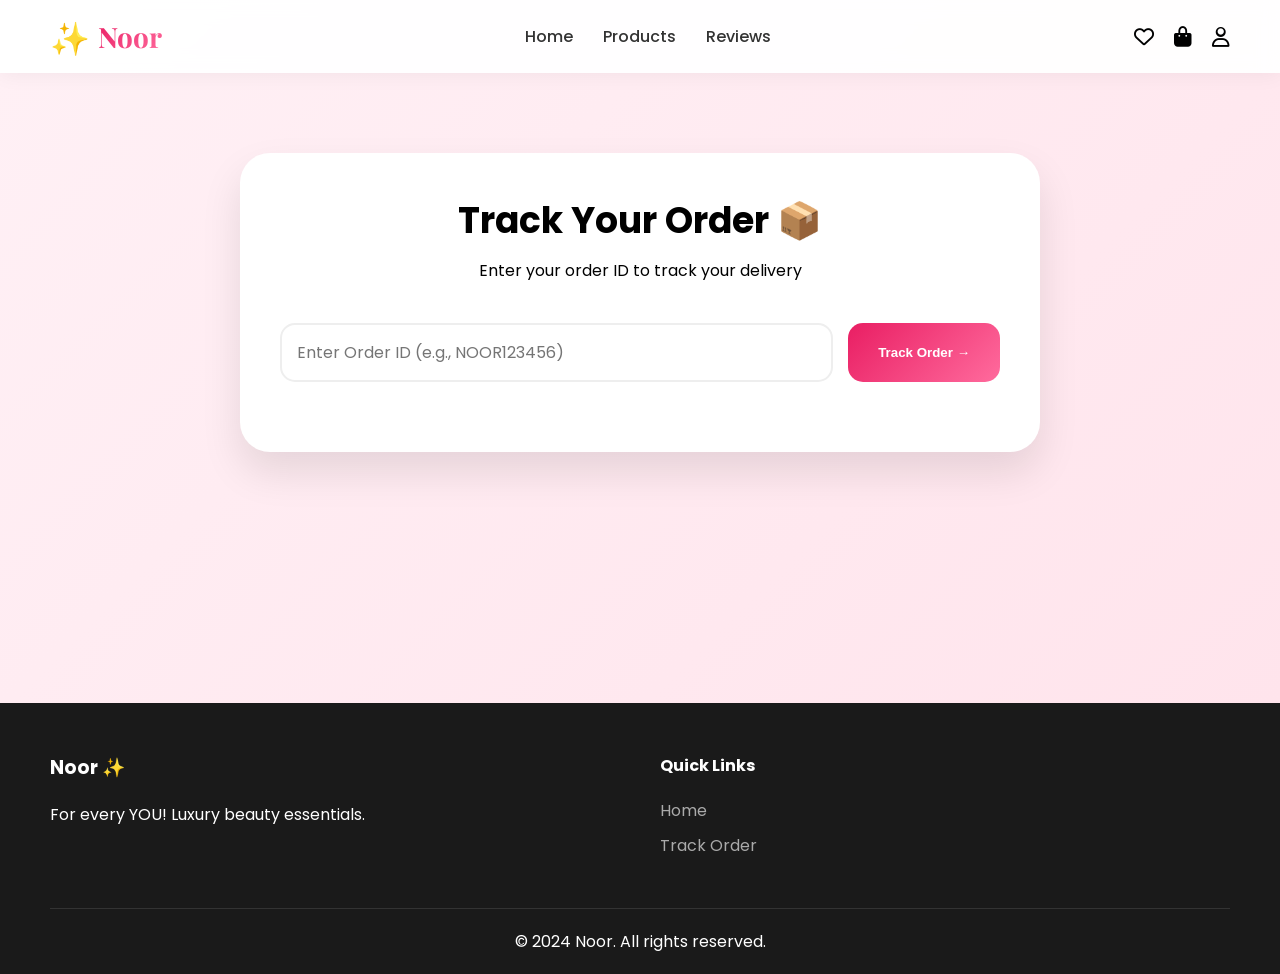
<file: track-order.html>
<!DOCTYPE html>
<html lang="en">
<head>
<meta charset="UTF-8">
<meta name="viewport" content="width=device-width, initial-scale=1.0">
<title>Track Order - Noor</title>
<link href="https://fonts.googleapis.com/css2?family=Playfair+Display:wght@400;500;600;700&family=Poppins:wght@300;400;500;600&display=swap" rel="stylesheet">
<link rel="stylesheet" href="https://cdnjs.cloudflare.com/ajax/libs/font-awesome/6.4.0/css/all.min.css">
<link rel="stylesheet" href="style.css">
<style>
.track-page {
    padding: 80px 50px;
    min-height: 70vh;
    background: linear-gradient(135deg, #fff0f5, #ffe4ec);
}
.track-container {
    max-width: 800px;
    margin: 0 auto;
    background: white;
    border-radius: 30px;
    padding: 40px;
    box-shadow: 0 20px 40px rgba(0,0,0,0.1);
}
.track-header {
    text-align: center;
    margin-bottom: 40px;
}
.track-header h1 {
    font-size: 36px;
    margin-bottom: 10px;
}
.track-input-group {
    display: flex;
    gap: 15px;
    margin-bottom: 30px;
}
.track-input-group input {
    flex: 1;
    padding: 15px;
    border: 2px solid #eee;
    border-radius: 15px;
    font-size: 16px;
    font-family: 'Poppins', sans-serif;
}
.track-input-group button {
    padding: 15px 30px;
    background: linear-gradient(135deg, #e91e63, #ff6b9d);
    border: none;
    border-radius: 15px;
    color: white;
    font-weight: 600;
    cursor: pointer;
}
.order-status {
    display: none;
    margin-top: 30px;
}
.status-timeline {
    position: relative;
    padding: 20px 0;
}
.status-step {
    display: flex;
    align-items: center;
    margin-bottom: 30px;
    position: relative;
}
.status-icon {
    width: 50px;
    height: 50px;
    border-radius: 50%;
    background: #f0f0f0;
    display: flex;
    align-items: center;
    justify-content: center;
    margin-right: 20px;
    z-index: 2;
    transition: all 0.3s;
}
.status-icon.completed {
    background: #4caf50;
    color: white;
}
.status-icon.current {
    background: #e91e63;
    color: white;
    animation: pulse 1.5s infinite;
}
.status-content {
    flex: 1;
}
.status-content h4 {
    margin-bottom: 5px;
}
.status-content p {
    color: #666;
    font-size: 14px;
}
.status-line {
    position: absolute;
    left: 25px;
    top: 50px;
    width: 2px;
    height: calc(100% - 50px);
    background: #eee;
    z-index: 1;
}
.status-line.completed {
    background: #4caf50;
}
.order-details {
    background: #f9f9f9;
    padding: 20px;
    border-radius: 15px;
    margin-top: 30px;
}
.order-details h3 {
    margin-bottom: 15px;
}
.order-item {
    display: flex;
    justify-content: space-between;
    padding: 10px 0;
    border-bottom: 1px solid #eee;
}
@keyframes pulse {
    0%, 100% { transform: scale(1); }
    50% { transform: scale(1.1); }
}
</style>
</head>
<body>


<nav class="navbar">
    <div class="logo">
        <span class="logo-icon">✨</span>
        <span class="logo-text">Noor</span>
    </div>
    <div class="nav-links" id="navLinks">
        <a href="index.html">Home</a>
        <a href="index.html#products">Products</a>
        <a href="index.html#reviews">Reviews</a>
    </div>
    <div class="nav-icons">
        <i class="far fa-heart" onclick="window.location.href='wishlist.html'"></i>
        <i class="fas fa-shopping-bag" onclick="window.location.href='cart.html'"></i>
        <i class="far fa-user" onclick="window.location.href='login.html'"></i>
    </div>
    <div class="hamburger" id="hamburger">☰</div>
</nav>


<div class="track-page">
    <div class="track-container">
        <div class="track-header">
            <h1>Track Your Order 📦</h1>
            <p>Enter your order ID to track your delivery</p>
        </div>
       
        <div class="track-input-group">
            <input type="text" id="orderIdInput" placeholder="Enter Order ID (e.g., NOOR123456)">
            <button onclick="trackOrder()">Track Order →</button>
        </div>
       
        <div id="orderStatus" class="order-status"></div>
    </div>
</div>


<footer>
    <div class="footer-container">
        <div class="footer-section">
            <h3>Noor ✨</h3>
            <p>For every YOU! Luxury beauty essentials.</p>
        </div>
        <div class="footer-section">
            <h4>Quick Links</h4>
            <a href="index.html">Home</a>
            <a href="track-order.html">Track Order</a>
        </div>
    </div>
    <div class="footer-bottom">
        <p>© 2024 Noor. All rights reserved.</p>
    </div>
</footer>


<script>
function trackOrder() {
    const orderId = document.getElementById('orderIdInput').value.trim();
    if (!orderId) {
        alert('Please enter your Order ID');
        return;
    }
   
    // Get orders from localStorage
    const orders = JSON.parse(localStorage.getItem('orders')) || [];
    const order = orders.find(o => o.orderId === orderId);
   
    const statusDiv = document.getElementById('orderStatus');
   
    if (!order) {
        statusDiv.innerHTML = `
            <div style="text-align: center; padding: 40px;">
                <i class="fas fa-search" style="font-size: 60px; color: #ccc;"></i>
                <h3>Order Not Found</h3>
                <p>Please check your Order ID and try again</p>
            </div>
        `;
        statusDiv.style.display = 'block';
        return;
    }
   
    // Status steps
    const steps = [
        { name: 'Order Confirmed', status: 'order_confirmed', desc: 'Your order has been confirmed' },
        { name: 'Processing', status: 'processing', desc: 'Your order is being processed' },
        { name: 'Shipped', status: 'shipped', desc: 'Your order has been shipped' },
        { name: 'Out for Delivery', status: 'out_for_delivery', desc: 'Your order is out for delivery' },
        { name: 'Delivered', status: 'delivered', desc: 'Your order has been delivered' }
    ];
   
    const currentStatus = order.status || 'order_confirmed';
    const currentIndex = steps.findIndex(s => s.status === currentStatus);
   
    let stepsHtml = '<div class="status-timeline">';
    steps.forEach((step, index) => {
        let stepClass = '';
        let lineClass = '';
        if (index < currentIndex) {
            stepClass = 'completed';
            lineClass = 'completed';
        } else if (index === currentIndex) {
            stepClass = 'current';
        }
       
        stepsHtml += `
            <div class="status-step">
                <div class="status-icon ${stepClass}">
                    ${index < currentIndex ? '<i class="fas fa-check"></i>' : (index === currentIndex ? '<i class="fas fa-spinner fa-pulse"></i>' : '<i class="fas fa-circle"></i>')}
                </div>
                <div class="status-content">
                    <h4>${step.name}</h4>
                    <p>${step.desc}</p>
                </div>
                ${index < steps.length - 1 ? `<div class="status-line ${lineClass}"></div>` : ''}
            </div>
        `;
    });
    stepsHtml += '</div>';
   
    // Order details
    let itemsHtml = '';
    order.items.forEach(item => {
        itemsHtml += `
            <div class="order-item">
                <span>${item.name} x ${item.quantity}</span>
                <span>₹${item.price * item.quantity}</span>
            </div>
        `;
    });
   
    statusDiv.innerHTML = `
        <h3 style="margin-bottom: 20px;">Order #${order.orderId}</h3>
        ${stepsHtml}
        <div class="order-details">
            <h3>Order Summary</h3>
            ${itemsHtml}
            <div class="order-item" style="font-weight: 600; border-bottom: none;">
                <span>Total</span>
                <span>₹${order.total}</span>
            </div>
            <div class="order-item" style="border-bottom: none;">
                <span>Shipping Address</span>
                <span>${order.address}</span>
            </div>
            <div class="order-item" style="border-bottom: none;">
                <span>Estimated Delivery</span>
                <span>${order.estimatedDelivery || '3-5 business days'}</span>
            </div>
        </div>
    `;
    statusDiv.style.display = 'block';
}
</script>
</body>
</html>
</file>
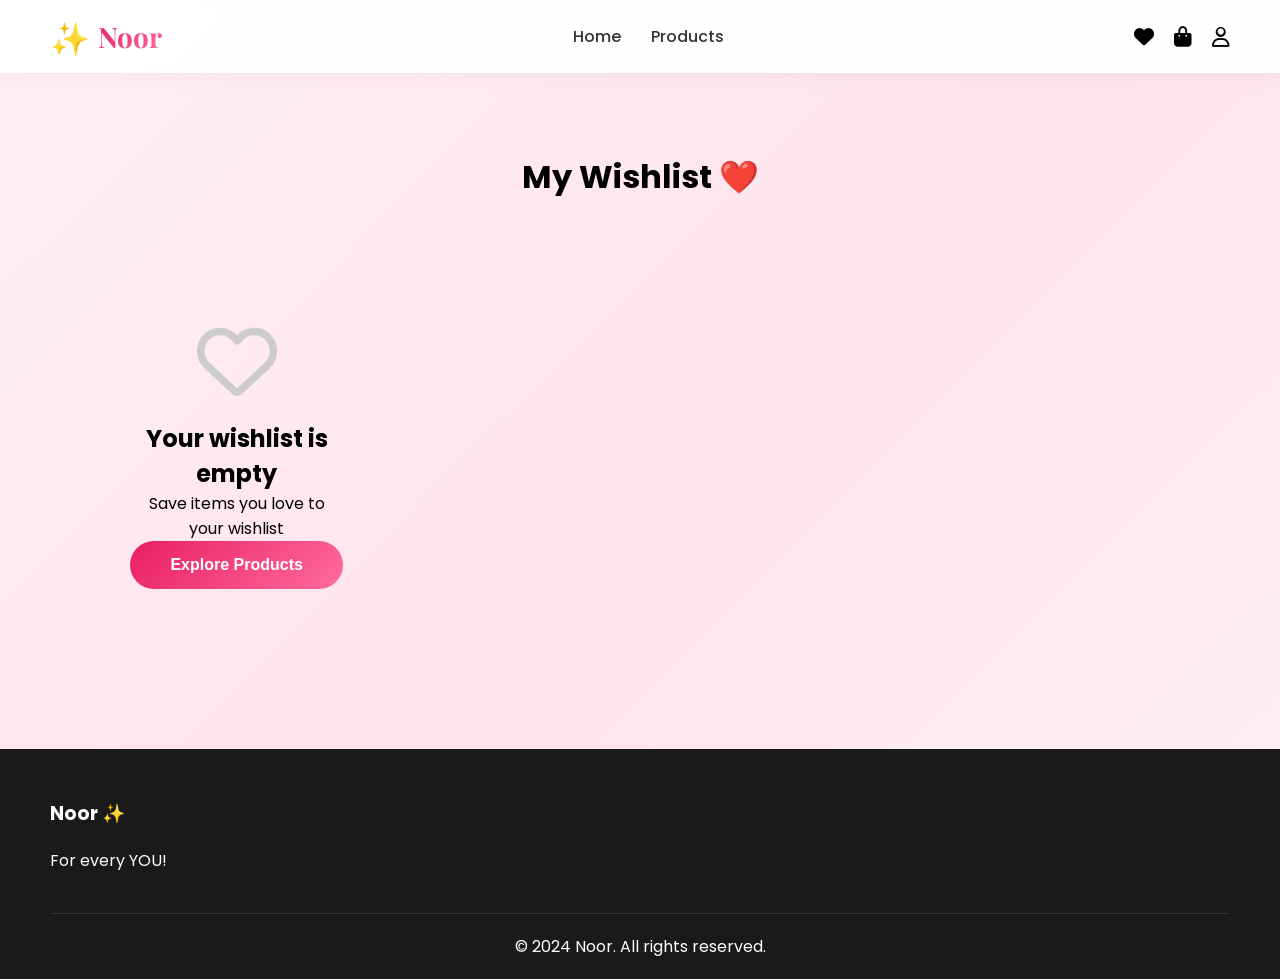
<file: wishlist.html>
<!DOCTYPE html>
<html lang="en">
<head>
<meta charset="UTF-8">
<meta name="viewport" content="width=device-width, initial-scale=1.0">
<title>My Wishlist - Noor</title>
<link href="https://fonts.googleapis.com/css2?family=Playfair+Display:wght@400;500;600;700&family=Poppins:wght@300;400;500;600&display=swap" rel="stylesheet">
<link rel="stylesheet" href="https://cdnjs.cloudflare.com/ajax/libs/font-awesome/6.4.0/css/all.min.css">
<link rel="stylesheet" href="style.css">
<style>
.wishlist-page {
    padding: 80px 50px;
    min-height: 70vh;
}
.wishlist-grid {
    display: grid;
    grid-template-columns: repeat(auto-fill, minmax(280px, 1fr));
    gap: 30px;
    max-width: 1200px;
    margin: 0 auto;
}
.wishlist-card {
    background: white;
    border-radius: 20px;
    overflow: hidden;
    box-shadow: 0 5px 20px rgba(0,0,0,0.08);
    position: relative;
    transition: transform 0.3s;
}
.wishlist-card:hover {
    transform: translateY(-5px);
}
.wishlist-card img {
    width: 100%;
    height: 250px;
    object-fit: cover;
}
.wishlist-info {
    padding: 20px;
}
.wishlist-info h3 {
    margin-bottom: 5px;
}
.wishlist-info .price {
    color: #e91e63;
    font-size: 20px;
    font-weight: 600;
    margin: 10px 0;
}
.wishlist-buttons {
    display: flex;
    gap: 10px;
    margin-top: 15px;
}
.wishlist-buttons button {
    flex: 1;
    padding: 10px;
    border-radius: 10px;
    cursor: pointer;
}
.add-to-cart-wishlist {
    background: linear-gradient(135deg, #e91e63, #ff6b9d);
    border: none;
    color: white;
}
.remove-wishlist {
    background: white;
    border: 1px solid #e91e63;
    color: #e91e63;
}
.empty-wishlist {
    text-align: center;
    padding: 80px;
}
</style>
</head>
<body>


<nav class="navbar">
    <div class="logo">
        <span class="logo-icon">✨</span>
        <span class="logo-text">Noor</span>
    </div>
    <div class="nav-links" id="navLinks">
        <a href="index.html">Home</a>
        <a href="index.html#products">Products</a>
    </div>
    <div class="nav-icons">
        <i class="fas fa-heart"></i>
        <i class="fas fa-shopping-bag" onclick="window.location.href='cart.html'"></i>
        <i class="far fa-user" onclick="window.location.href='login.html'"></i>
    </div>
    <div class="hamburger" id="hamburger">☰</div>
</nav>


<div class="wishlist-page">
    <h1 style="text-align: center; margin-bottom: 40px;">My Wishlist ❤️</h1>
    <div class="wishlist-grid" id="wishlistGrid"></div>
</div>


<footer>
    <div class="footer-container">
        <div class="footer-section">
            <h3>Noor ✨</h3>
            <p>For every YOU!</p>
        </div>
    </div>
    <div class="footer-bottom">
        <p>© 2024 Noor. All rights reserved.</p>
    </div>
</footer>


<script src="script.js"></script>
<script>
function renderWishlist() {
    let wishlist = JSON.parse(localStorage.getItem('wishlist')) || [];
    const container = document.getElementById('wishlistGrid');
   
    if (wishlist.length === 0) {
        container.innerHTML = `<div class="empty-wishlist">
            <i class="far fa-heart" style="font-size: 80px; color: #ccc;"></i>
            <h2>Your wishlist is empty</h2>
            <p>Save items you love to your wishlist</p>
            <button class="hero-btn" onclick="window.location.href='index.html'">Explore Products</button>
        </div>`;
        return;
    }
   
    let html = '';
    wishlist.forEach((item, index) => {
        html += `
            <div class="wishlist-card">
                <img src="${item.image}" alt="${item.name}">
                <div class="wishlist-info">
                    <h3>${item.name}</h3>
                    <p class="price">₹${item.price}</p>
                    <div class="wishlist-buttons">
                        <button class="add-to-cart-wishlist" onclick="addToCartFromWishlist(${index})">Add to Cart</button>
                        <button class="remove-wishlist" onclick="removeFromWishlist(${index})">Remove</button>
                    </div>
                </div>
            </div>
        `;
    });
    container.innerHTML = html;
}


function addToCartFromWishlist(index) {
    let wishlist = JSON.parse(localStorage.getItem('wishlist')) || [];
    let cart = JSON.parse(localStorage.getItem('cart')) || [];
    const item = { ...wishlist[index], quantity: 1 };
    cart.push(item);
    localStorage.setItem('cart', JSON.stringify(cart));
    alert(`${item.name} added to cart!`);
    updateCartCount();
}


function removeFromWishlist(index) {
    let wishlist = JSON.parse(localStorage.getItem('wishlist')) || [];
    wishlist.splice(index, 1);
    localStorage.setItem('wishlist', JSON.stringify(wishlist));
    renderWishlist();
}


renderWishlist();
</script>
</body>
</html>
</file>
<file: style.css>
/* ==================== RESET & BASE STYLES ==================== */
* {
    margin: 0;
    padding: 0;
    box-sizing: border-box;
}


:root {
    --primary: #e91e63;
    --primary-dark: #c2185b;
    --secondary: #ff6b9d;
    --gold: #d4af37;
    --white: #ffffff;
    --light-pink: #fff0f5;
    --dark: #2d2d2d;
    --gray: #888;
    --shadow: 0 20px 40px rgba(0,0,0,0.1);
    --shadow-hover: 0 30px 50px rgba(0,0,0,0.15);
}


body {
    font-family: 'Poppins', sans-serif;
    background: linear-gradient(135deg, #fff0f5 0%, #ffe4ec 50%, #fff0f5 100%);
    min-height: 100vh;
    overflow-x: hidden;
    transition: background 0.5s ease;
}


/* ==================== GENDER MODAL ==================== */
.gender-modal {
    position: fixed;
    top: 0;
    left: 0;
    width: 100%;
    height: 100%;
    background: rgba(0,0,0,0.95);
    backdrop-filter: blur(20px);
    z-index: 2000;
    display: flex;
    align-items: center;
    justify-content: center;
    animation: fadeIn 0.5s ease;
    transition: opacity 0.3s ease;
}


.gender-modal-content {
    text-align: center;
    padding: 50px;
    background: linear-gradient(135deg, #fff0f5, #ffffff);
    border-radius: 40px;
    max-width: 600px;
    width: 90%;
    animation: slideUp 0.5s ease;
    position: relative;
}


.gender-modal-content h2 {
    font-size: 48px;
    font-family: 'Playfair Display', serif;
    margin-bottom: 10px;
}


.noor-text {
    background: linear-gradient(135deg, #e91e63, #ff6b9d);
    -webkit-background-clip: text;
    -webkit-text-fill-color: transparent;
    background-clip: text;
}


.tagline {
    font-size: 20px;
    color: #666;
    margin-bottom: 40px;
}


.skip-btn {
    position: absolute;
    top: 20px;
    right: 25px;
    background: none;
    border: none;
    color: #e91e63;
    cursor: pointer;
    font-size: 14px;
    font-weight: 500;
}


.gender-options {
    display: flex;
    gap: 30px;
    justify-content: center;
    flex-wrap: wrap;
}


.gender-card {
    padding: 30px;
    background: linear-gradient(135deg, #ffe0f0, #ffccd5);
    border-radius: 30px;
    cursor: pointer;
    transition: all 0.3s ease;
    text-align: center;
    min-width: 150px;
}


.gender-card:hover {
    transform: translateY(-10px);
    box-shadow: 0 20px 40px rgba(0,0,0,0.2);
}


.gender-icon {
    font-size: 48px;
    margin-bottom: 15px;
}


.gender-card h3 {
    margin-bottom: 5px;
}


.gender-card p {
    color: #666;
    font-size: 12px;
}


/* ==================== NAVBAR ==================== */
.navbar {
    position: sticky;
    top: 0;
    background: rgba(255,255,255,0.95);
    backdrop-filter: blur(10px);
    display: flex;
    justify-content: space-between;
    align-items: center;
    padding: 15px 50px;
    z-index: 1000;
    box-shadow: 0 2px 20px rgba(0,0,0,0.05);
    transition: all 0.3s ease;
}


.logo {
    display: flex;
    align-items: center;
    gap: 8px;
    font-size: 28px;
    font-weight: 700;
    font-family: 'Playfair Display', serif;
}


.logo-icon {
    font-size: 32px;
}


.logo-text {
    background: linear-gradient(135deg, #e91e63, #ff6b9d);
    -webkit-background-clip: text;
    -webkit-text-fill-color: transparent;
    background-clip: text;
}


.nav-links {
    display: flex;
    gap: 30px;
}


.nav-links a {
    text-decoration: none;
    color: #333;
    font-weight: 500;
    transition: color 0.3s;
}


.nav-links a:hover {
    color: #e91e63;
}


.nav-icons {
    display: flex;
    gap: 20px;
    position: relative;
}


.nav-icons i {
    font-size: 20px;
    cursor: pointer;
    transition: color 0.3s;
}


.nav-icons i:hover {
    color: #e91e63;
}


.cart-badge {
    position: absolute;
    top: -8px;
    right: -8px;
    background: #e91e63;
    color: white;
    border-radius: 50%;
    padding: 2px 6px;
    font-size: 10px;
    font-weight: 600;
}


.hamburger {
    display: none;
    font-size: 28px;
    cursor: pointer;
}


/* ==================== HERO SECTION ==================== */
/* ==================== GENDER-BASED HERO STYLES ==================== */
.hero {
    position: relative;
    min-height: 90vh;
    display: flex;
    align-items: center;
    justify-content: center;
    overflow: hidden;
    transition: all 0.5s ease;
}


/* Women Mode Hero (Pink Theme) */
.hero[data-gender="women"] {
    background: linear-gradient(135deg, #fff0f5 0%, #ffe4ec 25%, #ffd9e6 50%, #ffe4ec 75%, #fff0f5 100%);
    background-size: 200% 200%;
    animation: gradientShift 12s ease infinite;
}


.hero[data-gender="women"] .floating-element i {
    color: #e91e63;
    opacity: 0.6;
    text-shadow: 0 0 15px rgba(233,30,99,0.4);
}


.hero[data-gender="women"] .floating-element {
    filter: drop-shadow(0 0 8px rgba(233,30,99,0.3));
}


.hero[data-gender="women"] .hero-badge {
    background: rgba(233,30,99,0.15);
    color: #e91e63;
    border: 1px solid rgba(233,30,99,0.3);
}


.hero[data-gender="women"] .hero-title {
    color: #2d2d2d;
}


.hero[data-gender="women"] .hero-btn-primary {
    background: linear-gradient(135deg, #e91e63, #ff6b9d);
    box-shadow: 0 5px 20px rgba(233,30,99,0.3);
}


.hero[data-gender="women"] .hero-btn-secondary {
    border: 2px solid #e91e63;
    color: #e91e63;
}


/* Men Mode Hero (Blue/Teal Theme) */
.hero[data-gender="men"] {
    background: linear-gradient(135deg, #e8f0fe 0%, #d4e0f0 25%, #c8d9f0 50%, #d4e0f0 75%, #e8f0fe 100%);
    background-size: 200% 200%;
    animation: gradientShiftMen 12s ease infinite;
}


.hero[data-gender="men"] .floating-element i {
    color: #2196f3;
    opacity: 0.6;
    text-shadow: 0 0 15px rgba(33,150,243,0.4);
}


.hero[data-gender="men"] .floating-element {
    filter: drop-shadow(0 0 8px rgba(33,150,243,0.3));
}


.hero[data-gender="men"] .hero-badge {
    background: rgba(33,150,243,0.15);
    color: #2196f3;
    border: 1px solid rgba(33,150,243,0.3);
}


.hero[data-gender="men"] .hero-title {
    color: #1a1a2e;
}


.hero[data-gender="men"] .hero-title span {
    background: linear-gradient(135deg, #2196f3, #00bcd4, #1565c0);
    -webkit-background-clip: text;
    -webkit-text-fill-color: transparent;
    background-clip: text;
}


.hero[data-gender="men"] .hero-btn-primary {
    background: linear-gradient(135deg, #2196f3, #00bcd4);
    box-shadow: 0 5px 20px rgba(33,150,243,0.3);
}


.hero[data-gender="men"] .hero-btn-secondary {
    border: 2px solid #2196f3;
    color: #2196f3;
}


.hero[data-gender="men"] .stat-number {
    color: #2196f3;
}


@keyframes gradientShift {
    0% { background-position: 0% 50%; }
    50% { background-position: 100% 50%; }
    100% { background-position: 0% 50%; }
}


@keyframes gradientShiftMen {
    0% { background-position: 0% 50%; }
    50% { background-position: 100% 50%; }
    100% { background-position: 0% 50%; }
}


/* Floating Elements Container */
.hero-background {
    position: absolute;
    top: 0;
    left: 0;
    width: 100%;
    height: 100%;
    z-index: 0;
}


.floating-elements {
    position: absolute;
    width: 100%;
    height: 100%;
    overflow: hidden;
}


.floating-element {
    position: absolute;
    animation: floatAround 20s infinite linear;
    z-index: 1;
}


.floating-element i {
    font-size: 60px;
    transition: all 0.3s ease;
    opacity: 0.7;
}


/* Larger floating elements for better visibility */
.floating-element.large i {
    font-size: 80px;
}


.floating-element.small i {
    font-size: 40px;
}


@keyframes floatAround {
    0% {
        transform: translate(0, 0) rotate(0deg) scale(1);
    }
    25% {
        transform: translate(60px, 30px) rotate(15deg) scale(1.1);
    }
    50% {
        transform: translate(100px, 0) rotate(30deg) scale(1);
    }
    75% {
        transform: translate(60px, -30px) rotate(15deg) scale(0.95);
    }
    100% {
        transform: translate(0, 0) rotate(0deg) scale(1);
    }
}


/* Slower floating for some elements */
.floating-element.slow {
    animation-duration: 25s;
}


.floating-element.fast {
    animation-duration: 15s;
}


/* Hero Content */
.hero-content-wrapper {
    position: relative;
    z-index: 2;
    text-align: center;
    max-width: 850px;
    margin: 0 auto;
    padding: 0 20px;
}


.hero-badge {
    display: inline-block;
    backdrop-filter: blur(10px);
    padding: 8px 24px;
    border-radius: 50px;
    font-size: 13px;
    font-weight: 500;
    margin-bottom: 25px;
    letter-spacing: 2px;
    animation: fadeInDown 0.8s ease;
}


.hero-title {
    font-size: 72px;
    font-family: 'Playfair Display', serif;
    margin-bottom: 20px;
    animation: fadeInUp 0.8s ease;
}


.hero-title span {
    background: linear-gradient(135deg, #e91e63, #ff6b9d, #d4af37);
    -webkit-background-clip: text;
    -webkit-text-fill-color: transparent;
    background-clip: text;
}


.hero-subtitle {
    font-size: 18px;
    color: #666;
    margin-bottom: 35px;
    line-height: 1.6;
    animation: fadeInUp 0.8s ease 0.1s backwards;
}


.hero-buttons {
    display: flex;
    gap: 20px;
    justify-content: center;
    animation: fadeInUp 0.8s ease 0.2s backwards;
}


.hero-btn-primary {
    padding: 14px 38px;
    border: none;
    border-radius: 50px;
    color: white;
    font-size: 16px;
    font-weight: 600;
    cursor: pointer;
    transition: all 0.3s;
}


.hero-btn-primary:hover {
    transform: translateY(-3px);
    box-shadow: 0 10px 30px rgba(0,0,0,0.2);
}


.hero-btn-secondary {
    padding: 14px 38px;
    background: transparent;
    border-radius: 50px;
    font-size: 16px;
    font-weight: 600;
    cursor: pointer;
    transition: all 0.3s;
}


.hero-btn-secondary:hover {
    background: rgba(0,0,0,0.05);
    transform: translateY(-3px);
}


.hero-stats {
    display: flex;
    justify-content: center;
    gap: 50px;
    margin-top: 60px;
    animation: fadeInUp 0.8s ease 0.3s backwards;
    flex-wrap: wrap;
}


.stat-item {
    text-align: center;
}


.stat-number {
    font-size: 32px;
    font-weight: 700;
    display: block;
}


.stat-label {
    font-size: 13px;
    color: #888;
    margin-top: 5px;
}


/* Hover effect on floating elements */
.floating-element:hover i {
    transform: scale(1.2);
    transition: transform 0.3s ease;
}


@keyframes fadeInDown {
    from {
        opacity: 0;
        transform: translateY(-30px);
    }
    to {
        opacity: 1;
        transform: translateY(0);
    }
}


@keyframes fadeInUp {
    from {
        opacity: 0;
        transform: translateY(30px);
    }
    to {
        opacity: 1;
        transform: translateY(0);
    }
}


/* Responsive */
@media (max-width: 768px) {
    .hero-title {
        font-size: 42px;
    }
    .hero-subtitle {
        font-size: 15px;
    }
    .hero-buttons {
        flex-direction: column;
        align-items: center;
        gap: 15px;
    }
    .hero-stats {
        gap: 25px;
        margin-top: 40px;
    }
    .stat-number {
        font-size: 22px;
    }
    .floating-element i {
        font-size: 35px;
    }
    .floating-element.large i {
        font-size: 50px;
    }
}


@media (max-width: 480px) {
    .hero-title {
        font-size: 32px;
    }
    .floating-element i {
        font-size: 25px;
    }
}
.hero {
    min-height: 90vh;
    display: flex;
    align-items: center;
    background: linear-gradient(135deg, #ffe0f0, #fff0f5);
    padding: 0 50px;
}


.hero-slider {
    width: 100%;
}


.hero-content {
    text-align: center;
    margin-bottom: 50px;
}


.hero-title {
    font-size: 64px;
    font-family: 'Playfair Display', serif;
    margin-bottom: 20px;
}


.gradient-text {
    background: linear-gradient(135deg, #e91e63, #ff6b9d, #d4af37);
    -webkit-background-clip: text;
    -webkit-text-fill-color: transparent;
    background-clip: text;
}


.hero-subtitle {
    font-size: 20px;
    color: #666;
    margin-bottom: 30px;
}


.hero-btn {
    padding: 15px 40px;
    background: linear-gradient(135deg, #e91e63, #ff6b9d);
    border: none;
    border-radius: 50px;
    color: white;
    font-size: 16px;
    font-weight: 600;
    cursor: pointer;
    transition: transform 0.3s, box-shadow 0.3s;
}


.hero-btn:hover {
    transform: translateY(-3px);
    box-shadow: 0 10px 30px rgba(233,30,99,0.3);
}






/* ==================== 360° PRODUCT VIEW ==================== */
.hero-360 {
    display: flex;
    justify-content: center;
}


.product-360-view {
    text-align: center;
}


.viewer-container {
    position: relative;
    width: 300px;
    height: 300px;
    margin: 0 auto;
    perspective: 1000px;
}


#rotatingImage {
    width: 100%;
    height: 100%;
    object-fit: contain;
    transition: transform 0.3s ease;
    transform-style: preserve-3d;
}


.rotation-controls {
    position: absolute;
    bottom: -40px;
    left: 50%;
    transform: translateX(-50%);
    display: flex;
    gap: 15px;
}


.rotation-controls button {
    width: 40px;
    height: 40px;
    border-radius: 50%;
    background: white;
    border: 1px solid #e91e63;
    cursor: pointer;
    transition: all 0.3s;
}


.rotation-controls button:hover {
    background: #e91e63;
    color: white;
}


.viewer-label {
    margin-top: 60px;
    font-size: 14px;
    color: #666;
}


/* ==================== CATEGORIES ==================== */
.categories {
    padding: 60px 50px;
}


.category-grid {
    display: flex;
    justify-content: center;
    gap: 40px;
    flex-wrap: wrap;
}


.category-item {
    text-align: center;
    cursor: pointer;
    transition: transform 0.3s;
}


.category-item:hover {
    transform: translateY(-10px);
}


.category-icon {
    width: 80px;
    height: 80px;
    background: linear-gradient(135deg, #ffe0f0, #ffccd5);
    border-radius: 50%;
    display: flex;
    align-items: center;
    justify-content: center;
    margin-bottom: 10px;
}


.category-icon i {
    font-size: 32px;
    color: #e91e63;
}


/* ==================== PRODUCTS SECTION ==================== */
.section-container {
    padding: 60px 50px;
}


.section-header {
    text-align: center;
    margin-bottom: 50px;
}


.section-header h2 {
    font-size: 42px;
    font-family: 'Playfair Display', serif;
    margin-bottom: 10px;
}


.section-header p {
    color: #666;
}


.product-grid {
    display: grid;
    grid-template-columns: repeat(auto-fill, minmax(280px, 1fr));
    gap: 30px;
}


.product-card {
    background: white;
    border-radius: 20px;
    overflow: hidden;
    box-shadow: 0 5px 20px rgba(0,0,0,0.08);
    transition: all 0.3s ease;
    position: relative;
    cursor: pointer;
}


.product-card:hover {
    transform: translateY(-10px);
    box-shadow: 0 20px 40px rgba(0,0,0,0.15);
}


.product-badge {
    position: absolute;
    top: 15px;
    left: 15px;
    background: #e91e63;
    color: white;
    padding: 5px 12px;
    border-radius: 20px;
    font-size: 12px;
    font-weight: 600;
    z-index: 1;
}


.wishlist-btn {
    position: absolute;
    top: 15px;
    right: 15px;
    background: white;
    width: 35px;
    height: 35px;
    border-radius: 50%;
    display: flex;
    align-items: center;
    justify-content: center;
    cursor: pointer;
    transition: all 0.3s;
    z-index: 1;
}


.wishlist-btn i {
    font-size: 18px;
    color: #999;
}


.wishlist-btn.active i {
    color: #e91e63;
}


.wishlist-btn:hover {
    transform: scale(1.1);
}


.product-card img {
    width: 100%;
    height: 280px;
    object-fit: cover;
    transition: transform 0.3s;
}


.product-card:hover img {
    transform: scale(1.05);
}


.product-info {
    padding: 20px;
}


.product-info h3 {
    font-size: 18px;
    margin-bottom: 8px;
}


.product-price {
    font-size: 20px;
    font-weight: 600;
    color: #e91e63;
    margin: 10px 0;
}


.product-rating {
    display: flex;
    align-items: center;
    gap: 5px;
    margin: 10px 0;
}


.stars {
    color: #ffc107;
}


.rating-count {
    color: #666;
    font-size: 12px;
}


.add-to-cart {
    width: 100%;
    padding: 12px;
    background: linear-gradient(135deg, #e91e63, #ff6b9d);
    border: none;
    border-radius: 10px;
    color: white;
    font-weight: 600;
    cursor: pointer;
    transition: all 0.3s;
}


.add-to-cart:hover {
    transform: scale(1.02);
}


.share-btn {
    position: absolute;
    bottom: 15px;
    right: 15px;
    background: white;
    width: 30px;
    height: 30px;
    border-radius: 50%;
    display: flex;
    align-items: center;
    justify-content: center;
    cursor: pointer;
    opacity: 0;
    transition: opacity 0.3s;
}


.product-card:hover .share-btn {
    opacity: 1;
}


/* ==================== HAPPY CUSTOMERS GALLERY ==================== */
.happy-customers {
    background: linear-gradient(135deg, #ffe0f0, #fff0f5);
}


.customers-gallery {
    display: grid;
    grid-template-columns: repeat(auto-fill, minmax(250px, 1fr));
    gap: 20px;
}


.customer-card {
    position: relative;
    border-radius: 20px;
    overflow: hidden;
    cursor: pointer;
}


.customer-card img {
    width: 100%;
    height: 280px;
    object-fit: cover;
    transition: transform 0.3s;
}


.customer-card:hover img {
    transform: scale(1.1);
}


.customer-overlay {
    position: absolute;
    bottom: 0;
    left: 0;
    right: 0;
    background: linear-gradient(transparent, rgba(0,0,0,0.7));
    color: white;
    padding: 20px;
    text-align: center;
    transform: translateY(100%);
    transition: transform 0.3s;
    font-size: 14px;
}


.customer-card:hover .customer-overlay {
    transform: translateY(0);
}


/* ==================== REVIEWS SECTION ==================== */
.reviews-grid {
    display: grid;
    grid-template-columns: repeat(auto-fill, minmax(320px, 1fr));
    gap: 30px;
    margin-bottom: 50px;
}


.review-card {
    background: white;
    padding: 25px;
    border-radius: 20px;
    box-shadow: 0 5px 20px rgba(0,0,0,0.05);
    transition: transform 0.3s;
}


.review-card:hover {
    transform: translateY(-5px);
}


.review-header {
    display: flex;
    align-items: center;
    gap: 15px;
    margin-bottom: 15px;
}


.review-avatar {
    width: 50px;
    height: 50px;
    border-radius: 50%;
    background: linear-gradient(135deg, #e91e63, #ff6b9d);
    display: flex;
    align-items: center;
    justify-content: center;
    color: white;
    font-weight: 600;
    font-size: 18px;
}


.review-info h4 {
    margin-bottom: 5px;
}


.review-text {
    color: #666;
    line-height: 1.6;
}


.add-review {
    background: white;
    padding: 30px;
    border-radius: 20px;
    text-align: center;
}


.star-rating {
    display: flex;
    justify-content: center;
    gap: 10px;
    margin: 20px 0;
}


.star-rating i {
    font-size: 30px;
    cursor: pointer;
    transition: color 0.3s;
}


#reviewText, #reviewerName {
    width: 100%;
    max-width: 500px;
    padding: 12px;
    margin: 10px auto;
    border: 1px solid #ddd;
    border-radius: 10px;
    display: block;
    font-family: 'Poppins', sans-serif;
}


.submit-review {
    padding: 12px 30px;
    background: linear-gradient(135deg, #e91e63, #ff6b9d);
    border: none;
    border-radius: 25px;
    color: white;
    cursor: pointer;
    margin-top: 20px;
    transition: transform 0.3s;
}


.submit-review:hover {
    transform: translateY(-2px);
}


/* ==================== ADVERTISEMENT BANNER ==================== */
.ad-banner {
    margin: 0 50px 50px;
    background: linear-gradient(135deg, #2d2d2d, #1a1a1a);
    border-radius: 30px;
    overflow: hidden;
    position: relative;
}


.ad-content {
    display: flex;
    justify-content: space-between;
    align-items: center;
    padding: 60px;
    color: white;
}


.ad-badge {
    background: #e91e63;
    padding: 5px 15px;
    border-radius: 20px;
    font-size: 12px;
    display: inline-block;
    margin-bottom: 15px;
}


.ad-content h2 {
    font-size: 48px;
    margin-bottom: 10px;
}


.ad-btn {
    margin-top: 20px;
    padding: 12px 30px;
    background: white;
    border: none;
    border-radius: 25px;
    color: #e91e63;
    font-weight: 600;
    cursor: pointer;
    transition: transform 0.3s;
}


.ad-btn:hover {
    transform: scale(1.05);
}


.ad-offer {
    font-size: 80px;
}


/* ==================== FOOTER ==================== */
footer {
    background: #1a1a1a;
    color: white;
    padding: 50px 50px 20px;
}


.footer-container {
    display: grid;
    grid-template-columns: repeat(auto-fit, minmax(200px, 1fr));
    gap: 40px;
    margin-bottom: 40px;
}


.footer-section h3, .footer-section h4 {
    margin-bottom: 20px;
}


.footer-section a {
    display: block;
    color: #aaa;
    text-decoration: none;
    margin-bottom: 10px;
    transition: color 0.3s;
}


.footer-section a:hover {
    color: #e91e63;
}


.social-icons {
    display: flex;
    gap: 15px;
    margin-top: 20px;
}


.social-icons i {
    font-size: 24px;
    cursor: pointer;
    transition: color 0.3s;
}


.social-icons i:hover {
    color: #e91e63;
}


.footer-bottom {
    text-align: center;
    padding-top: 20px;
    border-top: 1px solid #333;
}


/* ==================== CHATBOT ==================== */
.chatbot {
    position: fixed;
    bottom: 20px;
    right: 20px;
    width: 350px;
    background: white;
    border-radius: 20px;
    box-shadow: 0 10px 40px rgba(0,0,0,0.2);
    z-index: 1000;
    display: none;
}


.chatbot.active {
    display: block;
    animation: slideUp 0.3s ease;
}


.chatbot-header {
    background: linear-gradient(135deg, #e91e63, #ff6b9d);
    padding: 15px;
    border-radius: 20px 20px 0 0;
    color: white;
    display: flex;
    align-items: center;
    gap: 10px;
    cursor: pointer;
}


.chatbot-header span {
    flex: 1;
    font-weight: 600;
}


.chatbot-body {
    height: 400px;
    display: flex;
    flex-direction: column;
}


.chat-messages {
    flex: 1;
    padding: 15px;
    overflow-y: auto;
}


.bot-message, .user-message {
    margin-bottom: 15px;
    padding: 10px 15px;
    border-radius: 15px;
    max-width: 80%;
    word-wrap: break-word;
}


.bot-message {
    background: #f0f0f0;
    color: #333;
}


.user-message {
    background: linear-gradient(135deg, #e91e63, #ff6b9d);
    color: white;
    margin-left: auto;
}


.chat-input {
    display: flex;
    padding: 15px;
    border-top: 1px solid #eee;
}


.chat-input input {
    flex: 1;
    padding: 10px;
    border: 1px solid #ddd;
    border-radius: 25px;
    margin-right: 10px;
    font-family: 'Poppins', sans-serif;
}


.chat-input button {
    width: 40px;
    height: 40px;
    border-radius: 50%;
    background: #e91e63;
    border: none;
    color: white;
    cursor: pointer;
    transition: transform 0.3s;
}


.chat-input button:hover {
    transform: scale(1.05);
}


/* ==================== FLOATING CART ==================== */
.floating-cart {
    position: fixed;
    bottom: 20px;
    left: 20px;
    background: linear-gradient(135deg, #e91e63, #ff6b9d);
    color: white;
    padding: 12px 20px;
    border-radius: 50px;
    cursor: pointer;
    z-index: 1000;
    display: flex;
    align-items: center;
    gap: 10px;
    box-shadow: 0 5px 20px rgba(233,30,99,0.3);
    transition: transform 0.3s;
}


.floating-cart:hover {
    transform: scale(1.05);
}


#cart-count {
    background: white;
    color: #e91e63;
    padding: 2px 8px;
    border-radius: 50%;
    font-weight: bold;
    font-size: 12px;
}


/* ==================== SCROLL TO TOP ==================== */
.scroll-top {
    position: fixed;
    bottom: 20px;
    right: 20px;
    width: 45px;
    height: 45px;
    border-radius: 50%;
    background: linear-gradient(135deg, #e91e63, #ff6b9d);
    color: white;
    display: flex;
    align-items: center;
    justify-content: center;
    cursor: pointer;
    opacity: 0;
    visibility: hidden;
    transition: all 0.3s;
    z-index: 100;
}


.scroll-top.show {
    opacity: 1;
    visibility: visible;
}


.scroll-top:hover {
    transform: translateY(-5px);
}


/* ==================== CART PAGE STYLES ==================== */
.cart-page {
    padding: 80px 50px;
    min-height: 70vh;
}


.cart-container {
    max-width: 1200px;
    margin: 0 auto;
}


.cart-header {
    display: grid;
    grid-template-columns: 3fr 1fr 1fr 1fr 0.5fr;
    background: linear-gradient(135deg, #ffe0f0, #ffccd5);
    padding: 15px;
    border-radius: 15px;
    font-weight: 600;
    margin-bottom: 20px;
}


.cart-item {
    display: grid;
    grid-template-columns: 3fr 1fr 1fr 1fr 0.5fr;
    align-items: center;
    background: white;
    padding: 20px;
    border-radius: 15px;
    margin-bottom: 15px;
    box-shadow: 0 2px 10px rgba(0,0,0,0.05);
}


.cart-product {
    display: flex;
    gap: 20px;
    align-items: center;
}


.cart-product img {
    width: 80px;
    height: 80px;
    object-fit: cover;
    border-radius: 10px;
}


.cart-product-info h4 {
    margin-bottom: 5px;
}


.cart-product-info p {
    color: #666;
    font-size: 12px;
}


.quantity-control {
    display: flex;
    align-items: center;
    gap: 10px;
}


.quantity-control button {
    width: 30px;
    height: 30px;
    border-radius: 50%;
    border: 1px solid #e91e63;
    background: white;
    cursor: pointer;
    transition: all 0.3s;
}


.quantity-control button:hover {
    background: #e91e63;
    color: white;
}


.remove-btn {
    background: none;
    border: none;
    color: #ff4444;
    cursor: pointer;
    font-size: 18px;
    transition: transform 0.3s;
}


.remove-btn:hover {
    transform: scale(1.1);
}


.cart-summary {
    background: white;
    padding: 30px;
    border-radius: 20px;
    margin-top: 30px;
    box-shadow: 0 5px 20px rgba(0,0,0,0.05);
}


.summary-row {
    display: flex;
    justify-content: space-between;
    padding: 10px 0;
}


.summary-total {
    font-size: 24px;
    font-weight: 700;
    color: #e91e63;
    border-top: 2px solid #eee;
    padding-top: 15px;
    margin-top: 10px;
}


.checkout-btn {
    width: 100%;
    padding: 15px;
    background: linear-gradient(135deg, #e91e63, #ff6b9d);
    border: none;
    border-radius: 50px;
    color: white;
    font-size: 18px;
    font-weight: 600;
    cursor: pointer;
    margin-top: 20px;
    transition: transform 0.3s;
}


.checkout-btn:hover {
    transform: translateY(-2px);
}


.empty-cart {
    text-align: center;
    padding: 80px;
}


.empty-cart i {
    font-size: 80px;
    color: #ccc;
    margin-bottom: 20px;
}


.empty-cart h2 {
    margin-bottom: 10px;
}


/* ==================== WISHLIST PAGE STYLES ==================== */
.wishlist-page {
    padding: 80px 50px;
    min-height: 70vh;
}


.wishlist-grid {
    display: grid;
    grid-template-columns: repeat(auto-fill, minmax(280px, 1fr));
    gap: 30px;
    max-width: 1200px;
    margin: 0 auto;
}


.wishlist-card {
    background: white;
    border-radius: 20px;
    overflow: hidden;
    box-shadow: 0 5px 20px rgba(0,0,0,0.08);
    position: relative;
    transition: transform 0.3s;
}


.wishlist-card:hover {
    transform: translateY(-5px);
}


.wishlist-card img {
    width: 100%;
    height: 250px;
    object-fit: cover;
}


.wishlist-info {
    padding: 20px;
}


.wishlist-info h3 {
    margin-bottom: 5px;
}


.wishlist-info .price {
    color: #e91e63;
    font-size: 20px;
    font-weight: 600;
    margin: 10px 0;
}


.wishlist-buttons {
    display: flex;
    gap: 10px;
    margin-top: 15px;
}


.wishlist-buttons button {
    flex: 1;
    padding: 10px;
    border-radius: 10px;
    cursor: pointer;
    transition: transform 0.3s;
}


.wishlist-buttons button:hover {
    transform: translateY(-2px);
}


.add-to-cart-wishlist {
    background: linear-gradient(135deg, #e91e63, #ff6b9d);
    border: none;
    color: white;
}


.remove-wishlist {
    background: white;
    border: 1px solid #e91e63;
    color: #e91e63;
}


.empty-wishlist {
    text-align: center;
    padding: 80px;
}


.empty-wishlist i {
    font-size: 80px;
    color: #ccc;
    margin-bottom: 20px;
}


/* ==================== ANIMATIONS ==================== */
@keyframes fadeIn {
    from { opacity: 0; }
    to { opacity: 1; }
}


@keyframes slideUp {
    from {
        opacity: 0;
        transform: translateY(50px);
    }
    to {
        opacity: 1;
        transform: translateY(0);
    }
}


@keyframes gradientShift {
    0% { background-position: 0% 50%; }
    50% { background-position: 100% 50%; }
    100% { background-position: 0% 50%; }
}


@keyframes slideInRight {
    from {
        opacity: 0;
        transform: translateX(100px);
    }
    to {
        opacity: 1;
        transform: translateX(0);
    }
}


/* ==================== RESPONSIVE DESIGN ==================== */
@media (max-width: 1024px) {
    .hero-title {
        font-size: 48px;
    }
   
    .section-container {
        padding: 40px 30px;
    }
}


@media (max-width: 768px) {
    .navbar {
        padding: 15px 20px;
    }
   
    .nav-links {
        display: none;
        flex-direction: column;
        background: white;
        position: absolute;
        top: 70px;
        right: 0;
        width: 200px;
        border-radius: 0 0 0 20px;
        padding: 20px;
        box-shadow: 0 10px 20px rgba(0,0,0,0.1);
    }
   
    .nav-links.active {
        display: flex;
    }
   
    .nav-links a {
        padding: 10px 0;
    }
   
    .hamburger {
        display: block;
    }
   
    .hero {
        padding: 0 20px;
        flex-direction: column;
        text-align: center;
    }
   
    .hero-title {
        font-size: 32px;
    }
   
    .hero-subtitle {
        font-size: 16px;
    }
   
    .section-container {
        padding: 40px 20px;
    }
   
    .section-header h2 {
        font-size: 32px;
    }
   
    .product-grid {
        grid-template-columns: repeat(auto-fill, minmax(250px, 1fr));
        gap: 20px;
    }
   
    .cart-header {
        display: none;
    }
   
    .cart-item {
        grid-template-columns: 1fr;
        gap: 15px;
        text-align: center;
    }
   
    .cart-product {
        flex-direction: column;
        text-align: center;
    }
   
    .quantity-control {
        justify-content: center;
    }
   
    .chatbot {
        width: 300px;
        right: 10px;
    }
   
    .ad-content {
        flex-direction: column;
        text-align: center;
        padding: 40px;
    }
   
    .ad-content h2 {
        font-size: 32px;
    }
   
    .ad-offer {
        margin-top: 20px;
    }
   
    .footer-container {
        grid-template-columns: 1fr;
        text-align: center;
    }
   
    .social-icons {
        justify-content: center;
    }
}


@media (max-width: 480px) {
    .gender-options {
        gap: 15px;
    }
   
    .gender-card {
        padding: 20px;
        min-width: 120px;
    }
   
    .gender-icon {
        font-size: 36px;
    }
   
    .product-grid {
        grid-template-columns: 1fr;
    }
   
    .reviews-grid {
        grid-template-columns: 1fr;
    }
   
    .customers-gallery {
        grid-template-columns: 1fr;
    }
}
/* User Menu */
.user-menu {
    position: fixed;
    top: 70px;
    right: 20px;
    background: white;
    border-radius: 15px;
    box-shadow: 0 10px 30px rgba(0,0,0,0.2);
    z-index: 1001;
    animation: slideDown 0.3s ease;
    min-width: 220px;
}


.user-menu-content {
    padding: 10px;
}


.user-info {
    padding: 10px;
    text-align: center;
    border-bottom: 1px solid #eee;
}


.user-info strong {
    display: block;
    margin-bottom: 5px;
}


.user-info small {
    color: #666;
    font-size: 11px;
}


.user-menu-item {
    padding: 12px 15px;
    cursor: pointer;
    transition: background 0.3s;
    display: flex;
    align-items: center;
    gap: 10px;
}


.user-menu-item:hover {
    background: #f5f5f5;
}


.user-menu-item.logout {
    color: #ff4444;
}


.user-menu-divider {
    height: 1px;
    background: #eee;
    margin: 5px 0;
}


@keyframes slideDown {
    from {
        opacity: 0;
        transform: translateY(-20px);
    }
    to {
        opacity: 1;
        transform: translateY(0);
    }
}


/* Gender Toggle Button */
.gender-toggle {
    cursor: pointer;
    transition: transform 0.3s;
}


.gender-toggle:hover {
    transform: scale(1.1);
    color: #e91e63;
}


/* Remove LGBTQ+ from gender modal */
.gender-options {
    display: flex;
    gap: 30px;
    justify-content: center;
    flex-wrap: wrap;
}


.gender-card {
    padding: 30px;
    background: linear-gradient(135deg, #ffe0f0, #ffccd5);
    border-radius: 30px;
    cursor: pointer;
    transition: all 0.3s ease;
    text-align: center;
    min-width: 150px;
}
/* Back to Home Button Styles */
.back-home-container {
    position: fixed;
    bottom: 20px;
    left: 20px;
    z-index: 99;
}


.back-home-btn {
    padding: 12px 25px;
    background: linear-gradient(135deg, #e91e63, #ff6b9d);
    color: white;
    font-weight: 600;
    border: none;
    border-radius: 50px;
    cursor: pointer;
    transition: all 0.3s;
    box-shadow: 0 5px 15px rgba(233,30,99,0.3);
}


.back-home-btn:hover {
    transform: translateY(-2px);
    box-shadow: 0 8px 25px rgba(233,30,99,0.4);
}


/* User Menu Styles */
.user-menu {
    position: fixed;
    top: 70px;
    right: 20px;
    background: white;
    border-radius: 15px;
    box-shadow: 0 10px 30px rgba(0,0,0,0.2);
    z-index: 1001;
    animation: slideDown 0.3s ease;
    min-width: 220px;
}


.user-menu-content {
    padding: 10px;
}


.user-info {
    padding: 10px;
    text-align: center;
    border-bottom: 1px solid #eee;
}


.user-info strong {
    display: block;
    margin-bottom: 5px;
}


.user-info small {
    color: #666;
    font-size: 11px;
}


.user-menu-item {
    padding: 12px 15px;
    cursor: pointer;
    transition: background 0.3s;
    display: flex;
    align-items: center;
    gap: 10px;
}


.user-menu-item:hover {
    background: #f5f5f5;
}


.user-menu-item.logout {
    color: #ff4444;
}


.user-menu-divider {
    height: 1px;
    background: #eee;
    margin: 5px 0;
}


@keyframes slideDown {
    from {
        opacity: 0;
        transform: translateY(-20px);
    }
    to {
        opacity: 1;
        transform: translateY(0);
    }
}


/* Gender Toggle */
.gender-toggle {
    cursor: pointer;
    transition: transform 0.3s;
}


.gender-toggle:hover {
    transform: scale(1.1);
    color: #e91e63;
}


/* Categories Section with Animations */
.categories {
    padding: 60px 50px;
    position: relative;
    overflow: hidden;
}


.category-grid {
    display: flex;
    justify-content: center;
    gap: 40px;
    flex-wrap: wrap;
}


.category-item {
    text-align: center;
    cursor: pointer;
    transition: all 0.4s cubic-bezier(0.68, -0.55, 0.265, 1.55);
    position: relative;
    animation: fadeInScale 0.6s ease backwards;
}


.category-item:nth-child(1) { animation-delay: 0.1s; }
.category-item:nth-child(2) { animation-delay: 0.2s; }
.category-item:nth-child(3) { animation-delay: 0.3s; }
.category-item:nth-child(4) { animation-delay: 0.4s; }
.category-item:nth-child(5) { animation-delay: 0.5s; }
.category-item:nth-child(6) { animation-delay: 0.6s; }


.category-item:hover {
    transform: translateY(-12px);
}


.category-icon {
    width: 90px;
    height: 90px;
    background: linear-gradient(135deg, #ffe0f0, #ffccd5);
    border-radius: 50%;
    display: flex;
    align-items: center;
    justify-content: center;
    margin-bottom: 12px;
    transition: all 0.4s cubic-bezier(0.68, -0.55, 0.265, 1.55);
    position: relative;
    overflow: hidden;
}


.category-icon::before {
    content: '';
    position: absolute;
    top: 0;
    left: -100%;
    width: 100%;
    height: 100%;
    background: linear-gradient(90deg, transparent, rgba(255,255,255,0.4), transparent);
    transition: left 0.5s ease;
}


.category-item:hover .category-icon::before {
    left: 100%;
}


.category-icon i {
    font-size: 36px;
    color: #e91e63;
    transition: all 0.4s cubic-bezier(0.68, -0.55, 0.265, 1.55);
}


.category-item:hover .category-icon {
    background: linear-gradient(135deg, #e91e63, #ff6b9d);
    transform: scale(1.08);
    box-shadow: 0 15px 35px rgba(233,30,99,0.3);
}


.category-item:hover .category-icon i {
    color: white;
    transform: scale(1.1);
}


.category-item h4 {
    font-size: 16px;
    font-weight: 500;
    color: #333;
    transition: all 0.3s ease;
    position: relative;
    display: inline-block;
}


.category-item h4::after {
    content: '';
    position: absolute;
    bottom: -5px;
    left: 50%;
    transform: translateX(-50%) scaleX(0);
    width: 100%;
    height: 2px;
    background: linear-gradient(90deg, #e91e63, #ff6b9d);
    transition: transform 0.3s ease;
    transform-origin: center;
}


.category-item:hover h4 {
    color: #e91e63;
}


.category-item:hover h4::after {
    transform: translateX(-50%) scaleX(1);
}


/* Ripple effect on click */
.category-item:active .category-icon {
    transform: scale(0.95);
}


/* Shine animation */
@keyframes shine {
    0% {
        box-shadow: 0 0 0 0 rgba(233,30,99,0.3);
    }
    70% {
        box-shadow: 0 0 0 15px rgba(233,30,99,0);
    }
    100% {
        box-shadow: 0 0 0 0 rgba(233,30,99,0);
    }
}


.category-item:focus .category-icon {
    animation: shine 0.5s ease-out;
}


/* Pulse animation for active category */
.category-item.active .category-icon {
    animation: pulse 0.5s ease;
}


@keyframes pulse {
    0% {
        transform: scale(1);
    }
    50% {
        transform: scale(1.05);
    }
    100% {
        transform: scale(1);
    }
}


@keyframes fadeInScale {
    from {
        opacity: 0;
        transform: scale(0.8);
    }
    to {
        opacity: 1;
        transform: scale(1);
    }
}


/* Categories Section with Slower Animations */
.categories {
    padding: 60px 50px;
    position: relative;
    overflow: hidden;
}


.category-grid {
    display: flex;
    justify-content: center;
    gap: 40px;
    flex-wrap: wrap;
}


.category-item {
    text-align: center;
    cursor: pointer;
    transition: all 0.5s cubic-bezier(0.4, 0, 0.2, 1);
    position: relative;
    animation: fadeInScale 0.8s ease backwards;
}


.category-item:nth-child(1) { animation-delay: 0.15s; }
.category-item:nth-child(2) { animation-delay: 0.3s; }
.category-item:nth-child(3) { animation-delay: 0.45s; }
.category-item:nth-child(4) { animation-delay: 0.6s; }
.category-item:nth-child(5) { animation-delay: 0.75s; }
.category-item:nth-child(6) { animation-delay: 0.9s; }


.category-item:hover {
    transform: translateY(-10px);
}


.category-icon {
    width: 90px;
    height: 90px;
    background: linear-gradient(135deg, #ffe0f0, #ffccd5);
    border-radius: 50%;
    display: flex;
    align-items: center;
    justify-content: center;
    margin-bottom: 12px;
    transition: all 0.5s cubic-bezier(0.4, 0, 0.2, 1);
    position: relative;
    overflow: hidden;
}


.category-icon::before {
    content: '';
    position: absolute;
    top: 0;
    left: -100%;
    width: 100%;
    height: 100%;
    background: linear-gradient(90deg, transparent, rgba(255,255,255,0.4), transparent);
    transition: left 0.6s ease;
}


.category-item:hover .category-icon::before {
    left: 100%;
}


.category-icon i {
    font-size: 36px;
    color: #e91e63;
    transition: all 0.5s cubic-bezier(0.4, 0, 0.2, 1);
}


.category-item:hover .category-icon {
    background: linear-gradient(135deg, #e91e63, #ff6b9d);
    transform: scale(1.05);
    box-shadow: 0 15px 35px rgba(233,30,99,0.25);
}


.category-item:hover .category-icon i {
    color: white;
    transform: scale(1.08);
}


.category-item h4 {
    font-size: 16px;
    font-weight: 500;
    color: #333;
    transition: all 0.4s ease;
    position: relative;
    display: inline-block;
}


.category-item h4::after {
    content: '';
    position: absolute;
    bottom: -6px;
    left: 50%;
    transform: translateX(-50%) scaleX(0);
    width: 100%;
    height: 2px;
    background: linear-gradient(90deg, #e91e63, #ff6b9d);
    transition: transform 0.4s ease;
    transform-origin: center;
}


.category-item:hover h4 {
    color: #e91e63;
}


.category-item:hover h4::after {
    transform: translateX(-50%) scaleX(0.7);
}


/* Click effect */
.category-item:active .category-icon {
    transform: scale(0.97);
    transition: transform 0.1s ease;
}


/* Floating animation - SLOWER */
.category-item {
    animation: floatGlow 4s ease-in-out infinite;
}


.category-item:nth-child(1) { animation-delay: 0s; }
.category-item:nth-child(2) { animation-delay: 0.5s; }
.category-item:nth-child(3) { animation-delay: 1s; }
.category-item:nth-child(4) { animation-delay: 1.5s; }
.category-item:nth-child(5) { animation-delay: 2s; }
.category-item:nth-child(6) { animation-delay: 2.5s; }


@keyframes floatGlow {
    0%, 100% {
        transform: translateY(0px);
    }
    50% {
        transform: translateY(-6px);
    }
}


@keyframes fadeInScale {
    from {
        opacity: 0;
        transform: scale(0.9);
    }
    to {
        opacity: 1;
        transform: scale(1);
    }
}


/* Hover pulse effect - SUBTLE */
@keyframes subtlePulse {
    0% {
        box-shadow: 0 0 0 0 rgba(233,30,99,0.2);
    }
    70% {
        box-shadow: 0 0 0 12px rgba(233,30,99,0);
    }
    100% {
        box-shadow: 0 0 0 0 rgba(233,30,99,0);
    }
}


.category-item:focus .category-icon {
    animation: subtlePulse 0.6s ease-out;
}


/* Optional: Add a gentle entrance for the whole section */
@keyframes slideUpSection {
    from {
        opacity: 0;
        transform: translateY(30px);
    }
    to {
        opacity: 1;
        transform: translateY(0);
    }
}


.categories {
    animation: slideUpSection 0.8s ease-out;
}


/* Responsive */
@media (max-width: 768px) {
    .categories {
        padding: 40px 20px;
    }
    .category-grid {
        gap: 25px;
    }
    .category-icon {
        width: 75px;
        height: 75px;
    }
    .category-icon i {
        font-size: 30px;
    }
    .category-item h4 {
        font-size: 14px;
    }
    @keyframes floatGlow {
        0%, 100% {
            transform: translateY(0px);
        }
        50% {
            transform: translateY(-4px);
        }
    }
}


@media (max-width: 480px) {
    .category-grid {
        gap: 20px;
    }
    .category-icon {
        width: 65px;
        height: 65px;
    }
    .category-icon i {
        font-size: 26px;
    }
    .category-item h4 {
        font-size: 12px;
    }
}
/* ==================== MEN'S MODE THEME ==================== */


body[data-gender="men"] {
    background: #f5f6f8;
}


body[data-gender="men"] .navbar {
    background: rgba(255,255,255,0.98);
    border-bottom: 1px solid #e0e4e8;
}


body[data-gender="men"] .logo-text {
    background: linear-gradient(135deg, #1a3c5e, #2c5a8c);
    -webkit-background-clip: text;
    -webkit-text-fill-color: transparent;
    background-clip: text;
}


body[data-gender="men"] .nav-links a {
    color: #2c2c2c;
}


body[data-gender="men"] .nav-links a:hover {
    color: #1a3c5e;
}


body[data-gender="men"] .nav-icons i {
    color: #2c2c2c;
}


body[data-gender="men"] .nav-icons i:hover {
    color: #1a3c5e;
}


body[data-gender="men"] .hero-btn-primary,
body[data-gender="men"] .add-to-cart,
body[data-gender="men"] .submit-review,
body[data-gender="men"] .checkout-btn,
body[data-gender="men"] .place-order-btn {
    background: linear-gradient(135deg, #1a3c5e, #2c5a8c);
    color: white;
}


body[data-gender="men"] .hero-btn-secondary {
    border: 2px solid #1a3c5e;
    color: #1a3c5e;
}


body[data-gender="men"] .category-icon {
    background: white;
    border: 1px solid #e0e4e8;
}


body[data-gender="men"] .category-icon i {
    color: #1a3c5e;
}


body[data-gender="men"] .category-item:hover .category-icon {
    background: linear-gradient(135deg, #1a3c5e, #2c5a8c);
}


body[data-gender="men"] .category-item:hover .category-icon i {
    color: white;
}


body[data-gender="men"] .product-card {
    background: white;
    border: 1px solid #e0e4e8;
}


body[data-gender="men"] .product-price {
    color: #1a3c5e;
}


body[data-gender="men"] .product-badge {
    background: #1a3c5e;
    color: white;
}


body[data-gender="men"] .hero {
    background: linear-gradient(135deg, #f5f6f8, #ebedf0);
}


body[data-gender="men"] .hero-title {
    color: #1a3c5e;
}


body[data-gender="men"] .hero-title span {
    background: linear-gradient(135deg, #1a3c5e, #2c5a8c);
    -webkit-background-clip: text;
    -webkit-text-fill-color: transparent;
    background-clip: text;
}


body[data-gender="men"] .gradient-text {
    background: linear-gradient(135deg, #1a3c5e, #2c5a8c);
    -webkit-background-clip: text;
    -webkit-text-fill-color: transparent;
    background-clip: text;
}


body[data-gender="men"] .cart-badge {
    background: #1a3c5e;
}


body[data-gender="men"] .floating-cart {
    background: linear-gradient(135deg, #1a3c5e, #2c5a8c);
}


body[data-gender="men"] .chatbot-header {
    background: linear-gradient(135deg, #1a3c5e, #2c5a8c);
}


body[data-gender="men"] .user-message {
    background: linear-gradient(135deg, #1a3c5e, #2c5a8c);
}


body[data-gender="men"] .scroll-top {
    background: linear-gradient(135deg, #1a3c5e, #2c5a8c);
}


body[data-gender="men"] .footer-section a:hover {
    color: #1a3c5e;
}


body[data-gender="men"] .review-avatar {
    background: linear-gradient(135deg, #1a3c5e, #2c5a8c);
}


body[data-gender="men"] .ad-badge {
    background: #1a3c5e;
}


body[data-gender="men"] .quantity-control button:hover {
    background: #1a3c5e;
    color: white;
}


body[data-gender="men"] .summary-total {
    color: #1a3c5e;
}


body[data-gender="men"] .wishlist-btn.active i {
    color: #1a3c5e;
}
</file>
